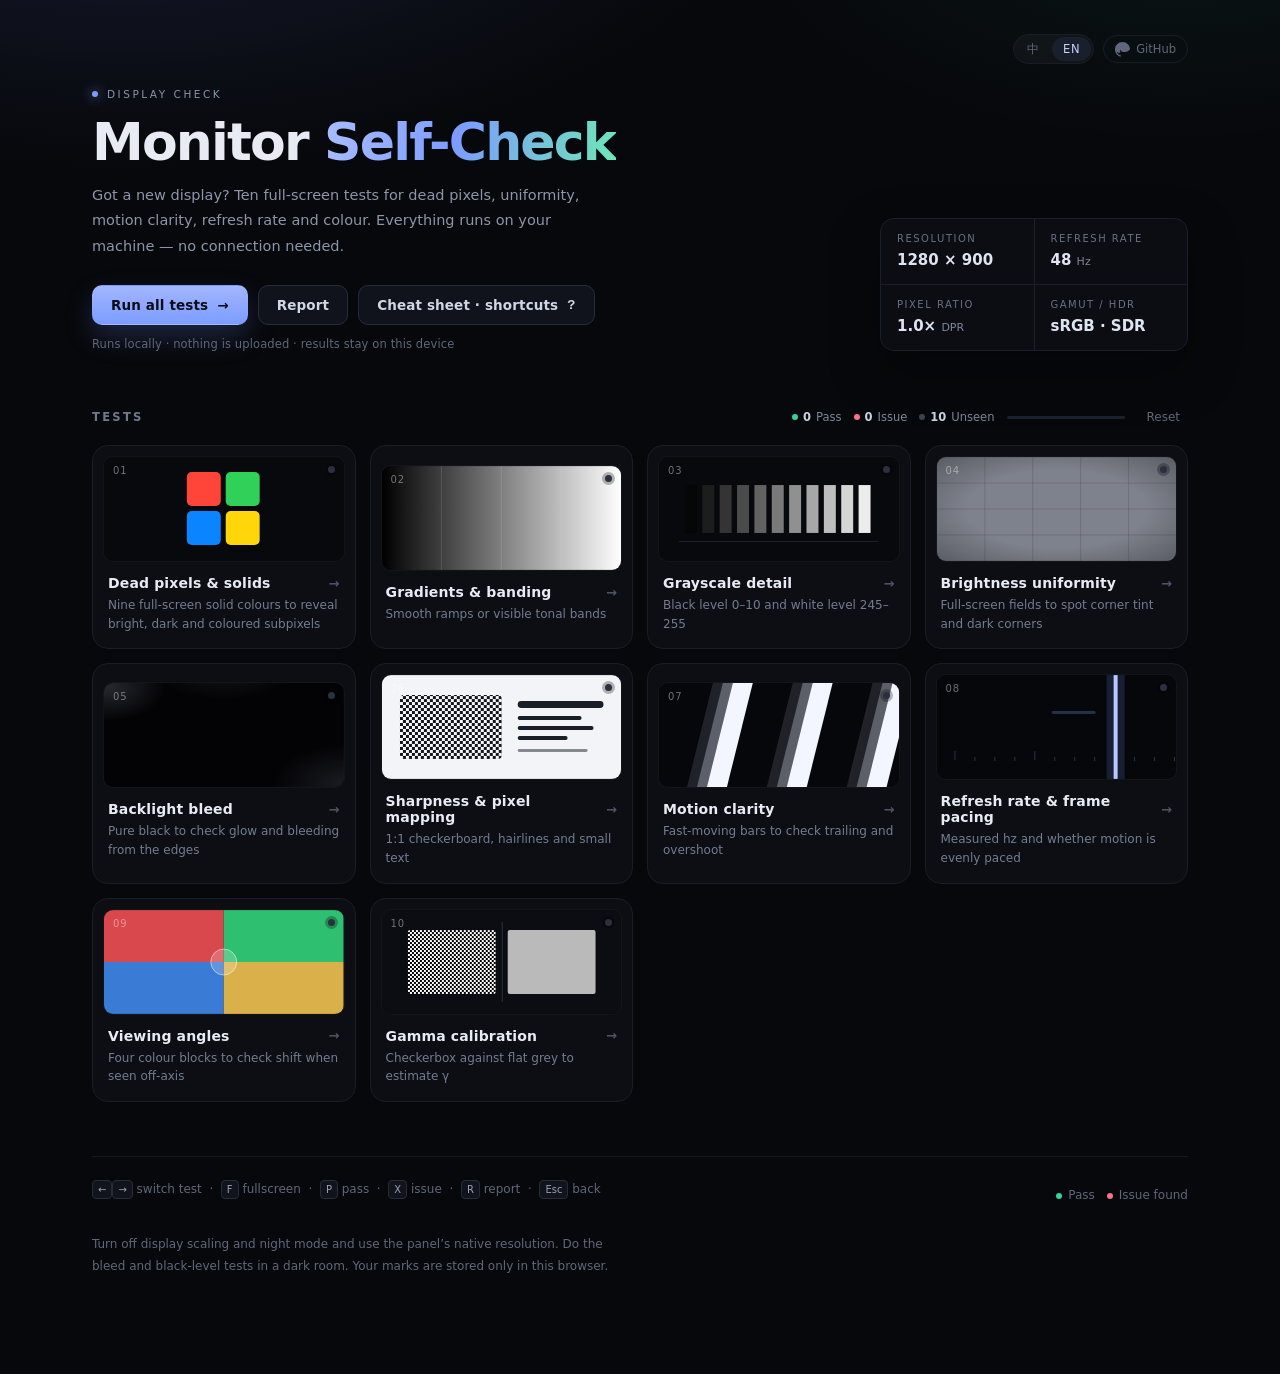
<file: index.html>
<!doctype html>
<html lang="zh-CN">
<head>
<meta charset="utf-8">
<meta name="viewport" content="width=device-width, initial-scale=1">
<meta name="color-scheme" content="dark">
<meta name="theme-color" content="#07080b">
<link rel="icon" href="data:image/svg+xml,%3Csvg xmlns='http://www.w3.org/2000/svg' viewBox='0 0 32 32'%3E%3Crect width='32' height='32' rx='8' fill='%230a0c12'/%3E%3Crect x='7' y='7' width='8' height='8' rx='2' fill='%237c9cff'/%3E%3Crect x='17' y='7' width='8' height='8' rx='2' fill='%236ee7b7'/%3E%3Crect x='7' y='17' width='8' height='8' rx='2' fill='%23ffd60a'/%3E%3Crect x='17' y='17' width='8' height='8' rx='2' fill='%23ff453a'/%3E%3C/svg%3E">
<meta name="description" content="10 项全屏显示器检测：坏点、色阶、灰阶、均匀性、漏光、锐度、拖影、刷新率、可视角度与伽马。本地运行，无需联网。" data-i18n-attr="content:app.desc">
<meta property="og:title" content="显示器自检 · Display Check" data-i18n-attr="content:app.title">
<meta property="og:description" content="新显示器到手，用 10 项全屏测试确认坏点、拖影、刷新率与色彩表现。" data-i18n-attr="content:og.desc">
<meta property="og:type" content="website">
<meta property="og:site_name" content="显示器自检 · Display Check" data-i18n-attr="content:app.title">
<meta name="twitter:card" content="summary">
<meta name="twitter:title" content="显示器自检 · Display Check" data-i18n-attr="content:app.title">
<meta name="twitter:description" content="10 项全屏显示器检测，本地运行、无需联网、不上传任何数据。" data-i18n-attr="content:tw.desc">
<meta name="robots" content="index, follow, max-image-preview:large">
<meta name="referrer" content="no-referrer">
<title data-i18n="app.title">显示器自检 · Display Check</title>
<link rel="stylesheet" href="styles.css">
</head>
<body>

<main class="home" id="home">
  <div class="topbar">
    <div class="seg" id="langSeg" role="group" aria-label="界面语言" data-i18n-attr="aria-label:lang.aria"></div>
    <a class="star-link" id="starLink" href="#" target="_blank" rel="noopener noreferrer">
      <svg viewBox="0 0 16 16" width="15" height="15" fill="currentColor" aria-hidden="true"><path d="M8 0C3.58 0 0 3.58 0 8c0 3.54 2.29 6.53 5.47 7.59.4.07.55-.17.55-.38 0-.19-.01-.82-.01-1.49-2.01.37-2.53-.49-2.69-.94-.09-.23-.48-.94-.82-1.13-.46-.25-.78-.6-.01-.62.72-.01 1.23.66 1.4.94.94-.85 1.46-.6 1.53-.46.05-.19.11-.6.11-1.19 0-.66-.23-1.13-.6-1.39-.2-.05-.42-.1.6-.19.38 0 .76.05 1.05.28 0 .19.01.45.01.63 0 .22.15.46.55.38A8.01 8.01 0 0016 8c0-4.42-3.58-8-8-8z"/></svg>
      <span data-i18n="star.link">GitHub</span>
    </a>
  </div>

  <header class="hero">
    <div class="hero-copy">
      <div class="eyebrow"><span class="pulse"></span><span data-i18n="hero.eyebrow">DISPLAY CHECK</span></div>
      <h1 data-i18n-html="hero.title">显示器<span class="accent">自检</span></h1>
      <p class="lede" data-i18n="hero.lede">新显示器到手，用 10 项全屏测试确认坏点、均匀性、拖影、刷新率与色彩。全程本地运行，无需联网。</p>
      <div class="hero-actions">
        <button type="button" class="btn primary" id="startBtn">
          <span id="startLabel">开始完整检测</span>
          <span class="btn-arrow" aria-hidden="true">→</span>
        </button>
        <button type="button" class="btn ghost" id="reportBtn">
          <span data-i18n="btn.report">检测报告</span>
          <span class="btn-badge" id="reportBadge" hidden>0</span>
        </button>
        <button type="button" class="btn ghost" id="tipsBtn">
          <span data-i18n="btn.tips">小抄 · 快捷键</span>
          <kbd>?</kbd>
        </button>
      </div>
      <p class="hero-note" data-i18n="hero.note">本地运行 · 不上传任何数据 · 结果只保存在本机</p>
    </div>

    <aside class="readout" aria-label="屏幕信息" data-i18n-attr="aria-label:aria.readout">
      <div class="stat"><div class="k" data-i18n="stat.res">分辨率</div><div class="v" id="statRes">—</div></div>
      <div class="stat"><div class="k" data-i18n="stat.hz">刷新率</div><div class="v" id="statHz" data-i18n="stat.measuring">测量中…</div></div>
      <div class="stat"><div class="k" data-i18n="stat.dpr">像素比</div><div class="v" id="statDpr">—</div></div>
      <div class="stat"><div class="k" data-i18n="stat.gamut">色域 / HDR</div><div class="v" id="statGamut">—</div></div>
    </aside>
  </header>

  <div class="section-head">
    <h2 data-i18n="sec.title">检测项目</h2>
    <div class="progress-wrap">
      <div class="progress-label sr-only" id="progressLabel">0 / 10</div>
      <div class="counts" aria-live="polite">
        <span class="count pass"><i></i><b id="countPass">0</b> <span data-i18n="label.pass">正常</span></span>
        <span class="count fail"><i></i><b id="countFail">0</b> <span data-i18n="label.fail">异常</span></span>
        <span class="count rest"><i></i><b id="countRest">10</b> <span data-i18n="label.rest">未测</span></span>
      </div>
      <div class="track"><i id="progressBar"></i></div>
      <button class="reset" id="resetBtn" type="button" data-i18n="btn.reset">重置</button>
    </div>
  </div>

  <section class="grid" id="grid" aria-label="测试列表" data-i18n-attr="aria-label:aria.grid"></section>

  <footer class="foot">
    <div class="keys" data-i18n-html="foot.keys"><kbd>←</kbd><kbd>→</kbd> 切换测试 &nbsp;·&nbsp; <kbd>F</kbd> 全屏 &nbsp;·&nbsp; <kbd>P</kbd> 正常 &nbsp;·&nbsp; <kbd>X</kbd> 异常 &nbsp;·&nbsp; <kbd>R</kbd> 报告 &nbsp;·&nbsp; <kbd>Esc</kbd> 返回</div>
    <div class="marked-note"><span class="legend pass"></span><span data-i18n="label.pass">正常</span><span class="legend fail"></span><span data-i18n="label.failMarked">有异常</span></div>
    <div class="tip" data-i18n="foot.tip">建议关闭系统缩放与夜间模式，使用原生分辨率；漏光与黑阶测试请在暗室进行。标记结果仅保存在本机浏览器。</div>
  </footer>
</main>

<div class="stage" id="stage" aria-hidden="true">
  <div class="test-layer" id="layer"></div>

  <div class="hud hud-top">
    <div class="bar title-bar">
      <span class="idx-chip"><b id="hudIdx">01</b><i data-i18n="hud.total">/ 10</i></span>
      <span class="hud-title" id="hudTitle" data-i18n="hud.testFallback">测试</span>
      <span class="hud-sub" id="hudSub"></span>
    </div>
    <div class="bar icon-bar">
      <button type="button" class="icon-btn" id="btnPrev" title="上一项 (←)" aria-label="上一项" data-i18n-attr="title:hud.prevKey,aria-label:hud.prev">
        <svg viewBox="0 0 24 24" width="15" height="15" fill="none" stroke="currentColor" stroke-width="1.7" stroke-linecap="round" stroke-linejoin="round"><path d="M15 5l-7 7 7 7"/></svg>
      </button>
      <button type="button" class="icon-btn" id="btnNextIcon" title="下一项 (→)" aria-label="下一项" data-i18n-attr="aria-label:hud.next">
        <svg viewBox="0 0 24 24" width="15" height="15" fill="none" stroke="currentColor" stroke-width="1.7" stroke-linecap="round" stroke-linejoin="round"><path d="M9 5l7 7-7 7"/></svg>
      </button>
      <button type="button" class="icon-btn" id="btnReport" title="检测报告" aria-label="检测报告" data-i18n-attr="title:btn.report,aria-label:btn.report">
        <svg viewBox="0 0 24 24" width="15" height="15" fill="none" stroke="currentColor" stroke-width="1.7" stroke-linecap="round" stroke-linejoin="round"><path d="M7 3h7l3 3v15H7z"/><path d="M14 3v4h4"/><path d="M10 13.5l2 2 3.5-3.5"/></svg>
      </button>
      <button type="button" class="icon-btn lang-mini" id="hudLang" aria-label="切换语言" data-i18n-attr="aria-label:lang.next"></button>
      <button type="button" class="icon-btn" id="btnFs" title="全屏 (F)" aria-label="全屏" data-i18n-attr="title:hud.fsKey,aria-label:hud.fs">
        <svg viewBox="0 0 24 24" width="15" height="15" fill="none" stroke="currentColor" stroke-width="1.7" stroke-linecap="round"><path d="M4 9V4h5M20 15v5h-5M20 9V4h-5M4 15v5h5"/></svg>
      </button>
      <button type="button" class="icon-btn" id="btnClose" title="返回 (Esc)" aria-label="返回" data-i18n-attr="title:hud.closeKey,aria-label:hud.close">
        <svg viewBox="0 0 24 24" width="15" height="15" fill="none" stroke="currentColor" stroke-width="1.7" stroke-linecap="round"><path d="M6 6l12 12M18 6L6 18"/></svg>
      </button>
    </div>
  </div>

  <div class="hud hud-bottom">
    <div class="bar bottom-bar">
      <div class="hint" id="hudHint"></div>
      <div class="controls" id="hudControls"></div>
      <div class="bar-actions">
        <button type="button" class="mark-btn pass" id="btnPass"><span data-i18n="hud.markPass">✓ 正常</span> <kbd>P</kbd></button>
        <button type="button" class="mark-btn fail" id="btnFail"><span data-i18n="hud.markFail">✕ 异常</span> <kbd>X</kbd></button>
        <button type="button" class="icon-btn memo-btn" id="btnMemo" title="添加备注 (M)" aria-label="添加备注" data-i18n-attr="aria-label:hud.memo">
          <svg viewBox="0 0 24 24" width="14" height="14" fill="none" stroke="currentColor" stroke-width="1.7" stroke-linecap="round" stroke-linejoin="round"><path d="M4 20l1-4L16.5 4.5a2.1 2.1 0 013 3L8 19z"/><path d="M13.5 6.5l3 3"/></svg>
        </button>
        <button type="button" class="next-btn" id="btnNext" data-i18n-html="btn.nextArrow">下一项 <span aria-hidden="true">→</span></button>
      </div>
    </div>
  </div>
</div>

<section class="report" id="report" aria-hidden="true">
  <div class="report-inner">
    <header class="report-head">
      <div>
        <div class="eyebrow"><span class="pulse"></span><span data-i18n="report.eyebrow">DISPLAY CHECK REPORT</span></div>
        <h2 data-i18n="report.title">检测报告</h2>
        <p class="report-date" id="reportDate"></p>
      </div>
      <button type="button" class="icon-btn lang-mini" id="reportLang" aria-label="切换语言" data-i18n-attr="aria-label:lang.next"></button>
      <button type="button" class="icon-btn report-close" id="reportClose" title="关闭" aria-label="关闭报告" data-i18n-attr="title:btn.close,aria-label:btn.closeReport">
        <svg viewBox="0 0 24 24" width="17" height="17" fill="none" stroke="currentColor" stroke-width="1.7" stroke-linecap="round"><path d="M6 6l12 12M18 6L6 18"/></svg>
      </button>
    </header>

    <aside class="star-bar" id="starBar" hidden>
      <svg viewBox="0 0 16 16" width="18" height="18" fill="currentColor" aria-hidden="true"><path d="M8 .25a.75.75 0 01.68.42l1.63 3.6 3.87.5c.75.1.85.95.12 1.3l-2.86 2.7.72 3.85c.13.7-.6 1.23-1.24.85L8 15.1l-3.46 2.03c-.63.37-1.37-.15-1.24-.85l.72-3.85-2.86-2.7c-.73-.36-.63-1.2.12-1.3l3.87-.5L6.32.67A.75.75 0 018 .25z"/></svg>
      <div class="star-bar-copy">
        <strong data-i18n="star.report">觉得有用？欢迎在 GitHub 给个项目 Star</strong>
        <span data-i18n="star.reportSub">开源、完全本地运行、无统计；Star 只影响这个项目，不会收集你的任何信息。</span>
        <a class="star-bar-link" id="starBarLink" href="#" target="_blank" rel="noopener noreferrer" data-i18n="star.link">GitHub</a>
      </div>
      <button type="button" class="icon-btn star-bar-close" id="starBarClose" aria-label="关闭提示" data-i18n-attr="aria-label:star.close">
        <svg viewBox="0 0 24 24" width="15" height="15" fill="none" stroke="currentColor" stroke-width="1.7" stroke-linecap="round"><path d="M6 6l12 12M18 6L6 18"/></svg>
      </button>
    </aside>

    <div class="verdict" id="reportVerdict">
      <div class="verdict-icon" id="verdictIcon">✓</div>
      <div class="verdict-copy">
        <strong id="verdictTitle" data-i18n="verdict.notStarted">还没有开始检测</strong>
        <span id="verdictSub">完成检测后会在这里生成结论。</span>
      </div>
    </div>

    <div class="report-stats">
      <div class="report-stat pass"><b id="reportPass">0</b><span data-i18n="label.pass">正常</span></div>
      <div class="report-stat fail"><b id="reportFail">0</b><span data-i18n="label.fail">异常</span></div>
      <div class="report-stat rest"><b id="reportRest">10</b><span data-i18n="label.rest">未测</span></div>
    </div>

    <div class="report-grid" id="reportGrid"></div>

    <div class="report-meta" id="reportMeta"></div>

    <div class="report-actions">
      <button type="button" class="btn primary" id="reportContinue" data-i18n-html="btn.startArrow">开始完整检测 <span aria-hidden="true">→</span></button>
      <button type="button" class="btn ghost" id="reportCopy" data-i18n="btn.copy">复制文字摘要</button>
      <button type="button" class="btn ghost" id="reportPrint" data-i18n="btn.print">打印 / 保存 PDF</button>
      <button type="button" class="btn ghost" id="backupBtn" data-i18n="btn.backup">备份进度</button>
      <button type="button" class="btn ghost" id="restoreBtn" data-i18n="btn.restore">恢复进度</button>
      <input type="file" id="restoreInput" accept="application/json,.json" hidden>
      <button type="button" class="btn ghost" id="reportReset" data-i18n="btn.retest">重新检测</button>
      <button type="button" class="btn quiet" id="reportHome" data-i18n="btn.home">返回首页</button>
    </div>

    <p class="report-promo" id="reportPromo"></p>
    <p class="report-foot" data-i18n="report.foot">结果基于人工目视观察，仅作为选购与退换参考，不代表实验室级测量。</p>
  </div>
</section>

<div class="toast" id="toast" role="status" aria-live="polite"></div>

<section class="tips" id="tips" aria-hidden="true">
  <div class="tips-card" role="dialog" aria-modal="true" aria-label="判定小抄与快捷键" data-i18n-attr="aria-label:tips.aria">
    <header class="tips-head">
      <h2 data-i18n="tips.title">判定小抄 · 快捷键</h2>
      <button type="button" class="icon-btn" id="tipsClose" title="关闭 (Esc)" aria-label="关闭" data-i18n-attr="title:btn.closeEsc,aria-label:btn.close">
        <svg viewBox="0 0 24 24" width="16" height="16" fill="none" stroke="currentColor" stroke-width="1.7" stroke-linecap="round"><path d="M6 6l12 12M18 6L6 18"/></svg>
      </button>
    </header>
    <div class="tips-body">
      <h3 data-i18n="tips.howTitle">怎么判断结果</h3>
      <ul class="tips-list">
        <li><b data-i18n="tips.short.pixels">坏点</b><span data-i18n="tips.pixels">纯色下出现常亮白点、彩点或不亮的黑点即为坏点 / 亮点。</span></li>
        <li><b data-i18n="tips.short.banding">色阶</b><span data-i18n="tips.banding">渐变出现明显竖条纹说明色深或伽马处理不佳；开抖动后仍断层才可疑。</span></li>
        <li><b data-i18n="tips.short.grayscale">灰阶</b><span data-i18n="tips.grayscale">黑阶能分辨到 2–3 级、白阶 245–255 有层次即可。</span></li>
        <li><b data-i18n="tips.short.uniformity">均匀性</b><span data-i18n="tips.uniformity">四角与中心不应有明显暗角或偏色；轻微差异属正常。</span></li>
        <li><b data-i18n="tips.short.bleed">漏光</b><span data-i18n="tips.bleed">IPS 轻微角落漏光正常，大面积光晕或泛白可考虑退换。</span></li>
        <li><b data-i18n="tips.short.sharpness">锐度</b><span data-i18n="tips.sharpness">1:1 棋盘格不应出现摩尔纹；文字不应发虚或出现明显彩边。</span></li>
        <li><b data-i18n="tips.short.response">拖影</b><span data-i18n="tips.response">运动条纹边缘不应有长拖尾、白边或黑边（过冲）。</span></li>
        <li><b data-i18n="tips.short.refresh">刷新</b><span data-i18n="tips.refresh">实测 Hz 应接近标称值，竖条移动应匀速无跳格。</span></li>
        <li><b data-i18n="tips.short.viewing">视角</b><span data-i18n="tips.viewing">侧视时颜色不应明显泛白、偏色或丢失细节。</span></li>
        <li><b data-i18n="tips.short.gamma">伽马</b><span data-i18n="tips.gamma">滑块在 186 附近两侧亮度一致，说明 γ 接近 2.2。</span></li>
      </ul>
      <h3 data-i18n="tips.adviceTitle">测试建议</h3>
      <ul class="tips-list tips-advice">
        <li><b data-i18n="tips.short.env">环境</b><span data-i18n="tips.env">使用原生分辨率、系统缩放 100%；关闭夜间模式 / 护眼 / HDR 与厂商色彩增强。</span></li>
        <li><b data-i18n="tips.short.dark">暗室</b><span data-i18n="tips.dark">坏点、漏光、灰阶建议在暗室进行，并让屏幕预热 20–30 分钟。</span></li>
        <li><b data-i18n="tips.short.full">全屏</b><span data-i18n="tips.full">响应与刷新测试尽量在独立全屏窗口中进行，后台标签页会限制动画。</span></li>
      </ul>
      <h3 data-i18n="tips.keysTitle">快捷键</h3>
      <div class="keys keys-full" data-i18n-html="tips.keys"></div>
      <div class="keys-touch" data-i18n="tips.touch">触屏：左右滑动切换测试 · 双击屏幕标记「正常」</div>
    </div>
  </div>
</section>

<script src="app.js"></script>
</body>
</html>
</file>
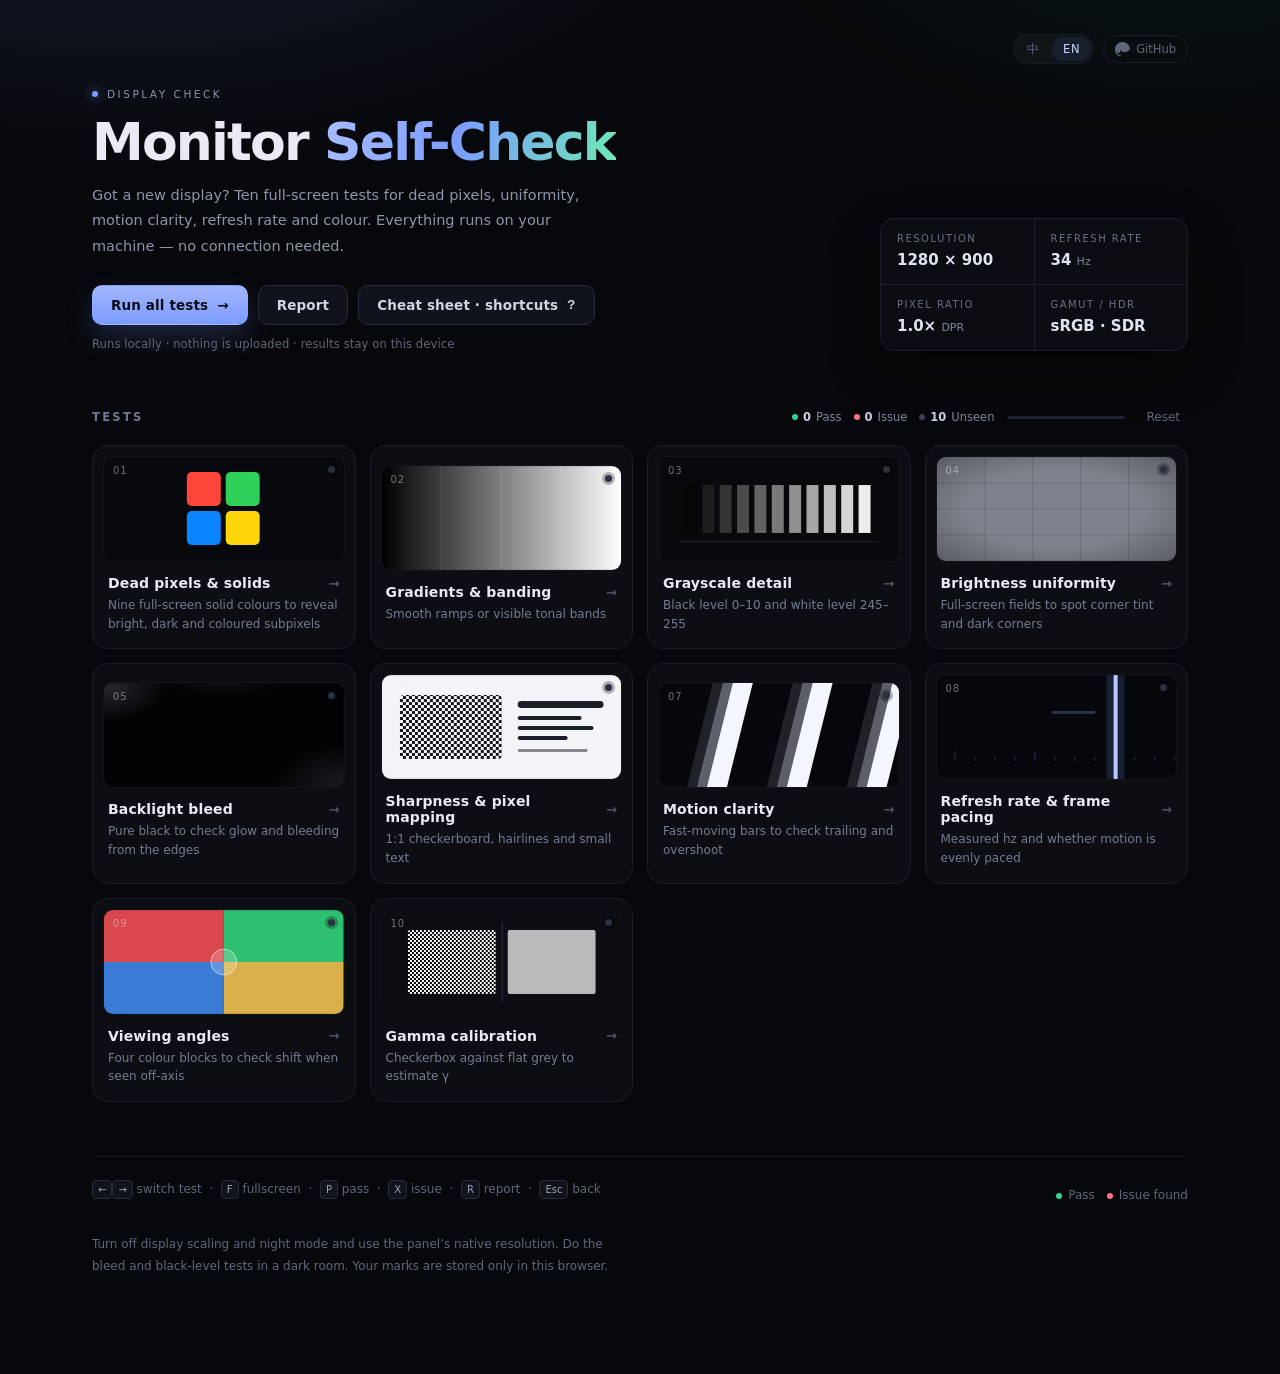
<file: site/index.html>
<!doctype html>
<html lang="zh-CN">
<head>
<meta charset="utf-8">
<meta name="viewport" content="width=device-width, initial-scale=1">
<meta name="color-scheme" content="dark">
<meta name="theme-color" content="#07080b">
<link rel="icon" href="data:image/svg+xml,%3Csvg xmlns='http://www.w3.org/2000/svg' viewBox='0 0 32 32'%3E%3Crect width='32' height='32' rx='8' fill='%230a0c12'/%3E%3Crect x='7' y='7' width='8' height='8' rx='2' fill='%237c9cff'/%3E%3Crect x='17' y='7' width='8' height='8' rx='2' fill='%236ee7b7'/%3E%3Crect x='7' y='17' width='8' height='8' rx='2' fill='%23ffd60a'/%3E%3Crect x='17' y='17' width='8' height='8' rx='2' fill='%23ff453a'/%3E%3C/svg%3E">
<meta name="description" content="10 项全屏显示器检测：坏点、色阶、灰阶、均匀性、漏光、锐度、拖影、刷新率、可视角度与伽马。本地运行，无需联网。" data-i18n-attr="content:app.desc">
<meta property="og:title" content="显示器自检 · Display Check" data-i18n-attr="content:app.title">
<meta property="og:description" content="新显示器到手，用 10 项全屏测试确认坏点、拖影、刷新率与色彩表现。" data-i18n-attr="content:og.desc">
<meta property="og:type" content="website">
<meta property="og:site_name" content="显示器自检 · Display Check" data-i18n-attr="content:app.title">
<meta name="twitter:card" content="summary">
<meta name="twitter:title" content="显示器自检 · Display Check" data-i18n-attr="content:app.title">
<meta name="twitter:description" content="10 项全屏显示器检测，本地运行、无需联网、不上传任何数据。" data-i18n-attr="content:tw.desc">
<meta name="robots" content="index, follow, max-image-preview:large">
<meta name="referrer" content="no-referrer">
<title data-i18n="app.title">显示器自检 · Display Check</title>
<style>
:root {
  --bg: #07080b;
  --panel: #0c0e14;
  --line: #191d28;
  --text: #e8ebf3;
  --muted: #8d95aa;
  --faint: #5f677b;
  --accent: #7c9cff;
  --pass: #34d399;
  --fail: #fb7185;
}

* { box-sizing: border-box; }
html, body { margin: 0; padding: 0; }
html { background: var(--bg); }

body {
  min-height: 100vh;
  background:
    radial-gradient(1100px 560px at 10% -12%, rgba(110, 132, 255, .16), transparent 60%),
    radial-gradient(820px 460px at 92% -8%, rgba(58, 220, 178, .075), transparent 55%),
    var(--bg);
  color: var(--text);
  font-family: -apple-system, BlinkMacSystemFont, "SF Pro Display", "PingFang SC", "Hiragino Sans GB", "Microsoft YaHei", system-ui, sans-serif;
  -webkit-font-smoothing: antialiased;
  font-synthesis: none;
}

body.locked { overflow: hidden; }

button { font: inherit; }

.home {
  max-width: 1160px;
  margin: 0 auto;
  padding: 56px 32px 96px;
}

/* ---------- hero ---------- */

.hero {
  display: flex;
  align-items: flex-end;
  justify-content: space-between;
  gap: 48px;
  flex-wrap: wrap;
}

.eyebrow {
  display: flex;
  align-items: center;
  gap: 9px;
  font-size: 10.5px;
  letter-spacing: .24em;
  color: #8b94ab;
  text-transform: uppercase;
}

.eyebrow .pulse {
  width: 6px;
  height: 6px;
  border-radius: 50%;
  background: var(--accent);
  box-shadow: 0 0 12px rgba(124, 156, 255, .9);
  animation: pulse 2.4s ease-in-out infinite;
}

@keyframes pulse {
  0%, 100% { opacity: .55; transform: scale(.9); }
  50% { opacity: 1; transform: scale(1.1); }
}

h1 {
  margin: 16px 0 14px;
  font-size: clamp(36px, 4.4vw, 52px);
  line-height: 1.02;
  letter-spacing: -.035em;
  font-weight: 650;
}

h1 .accent {
  background: linear-gradient(100deg, #a9bdff, #7c9cff 45%, #6ee7b7);
  -webkit-background-clip: text;
  background-clip: text;
  color: transparent;
}

.lede {
  margin: 0;
  max-width: 520px;
  color: var(--muted);
  font-size: 14.5px;
  line-height: 1.75;
}

.readout {
  display: grid;
  grid-template-columns: 1fr 1fr;
  gap: 1px;
  min-width: 308px;
  background: #1a1f2c;
  border: 1px solid #1a1f2c;
  border-radius: 14px;
  overflow: hidden;
  box-shadow: 0 20px 50px rgba(0, 0, 0, .35);
}

.stat {
  background: #0b0d13;
  padding: 14px 16px 15px;
}

.stat .k {
  font-size: 10px;
  letter-spacing: .15em;
  color: #687086;
  text-transform: uppercase;
}

.stat .v {
  margin-top: 7px;
  font-size: 15px;
  font-weight: 560;
  color: #dfe4f2;
  font-variant-numeric: tabular-nums;
  white-space: nowrap;
}

.stat .v small {
  font-size: 11px;
  font-weight: 400;
  color: #7d869c;
}

/* ---------- section head / progress ---------- */

.section-head {
  display: flex;
  align-items: center;
  justify-content: space-between;
  gap: 20px;
  flex-wrap: wrap;
  margin: 54px 0 16px;
}

.section-head h2 {
  margin: 0;
  font-size: 11.5px;
  font-weight: 600;
  letter-spacing: .2em;
  color: #6f788e;
  text-transform: uppercase;
}

.progress-wrap {
  display: flex;
  align-items: center;
  gap: 13px;
}

.track {
  width: 118px;
  height: 3px;
  border-radius: 2px;
  background: #1b2030;
  overflow: hidden;
}

.track i {
  display: block;
  width: 0;
  height: 100%;
  background: linear-gradient(90deg, #7c9cff, #6ee7b7);
  transition: width .35s cubic-bezier(.2, .7, .2, 1);
}

.progress-label {
  font-size: 12px;
  color: #8d95aa;
  font-variant-numeric: tabular-nums;
}

.reset {
  padding: 5px 8px;
  border: 0;
  border-radius: 6px;
  background: none;
  color: #5f677b;
  font-size: 12px;
  cursor: pointer;
  transition: background .15s, color .15s;
}

.reset:hover { background: #141824; color: #c3cadb; }

/* ---------- cards ---------- */

.grid {
  display: grid;
  grid-template-columns: repeat(auto-fill, minmax(232px, 1fr));
  gap: 14px;
}

.card {
  position: relative;
  padding: 0;
  overflow: hidden;
  text-align: left;
  color: inherit;
  background: var(--panel);
  border: 1px solid var(--line);
  border-radius: 16px;
  cursor: pointer;
  transition: transform .22s ease, border-color .22s ease, background .22s ease, box-shadow .22s ease;
}

.card:hover {
  transform: translateY(-3px);
  background: #0f121a;
  border-color: #2b3145;
  box-shadow: 0 18px 40px rgba(0, 0, 0, .45);
}

.card:active { transform: translateY(-1px); }

.card:focus-visible {
  outline: 2px solid var(--accent);
  outline-offset: 2px;
}

.thumb {
  position: relative;
  height: 106px;
  margin: 10px 10px 0;
  overflow: hidden;
  border: 1px solid rgba(255, 255, 255, .045);
  border-radius: 10px;
  background: #080a0f;
}

.thumb svg { display: block; width: 100%; height: 100%; }

.thumb .idx {
  position: absolute;
  top: 8px;
  left: 9px;
  z-index: 2;
  font-size: 10px;
  letter-spacing: .08em;
  color: rgba(255, 255, 255, .42);
  font-variant-numeric: tabular-nums;
}

.thumb .st {
  position: absolute;
  top: 9px;
  right: 9px;
  z-index: 2;
  width: 7px;
  height: 7px;
  border-radius: 50%;
  background: #2a3042;
  box-shadow: 0 0 0 3px rgba(0, 0, 0, .28);
  transition: background .2s, box-shadow .2s;
}

.thumb .st.pass { background: var(--pass); box-shadow: 0 0 0 3px rgba(0, 0, 0, .28), 0 0 10px rgba(52, 211, 153, .85); }
.thumb .st.fail { background: var(--fail); box-shadow: 0 0 0 3px rgba(0, 0, 0, .28), 0 0 10px rgba(251, 113, 133, .85); }

.card-body { padding: 13px 15px 15px; }

.card-title {
  display: flex;
  align-items: center;
  justify-content: space-between;
  gap: 8px;
  font-size: 14px;
  font-weight: 600;
  letter-spacing: .01em;
}

.card-title .arrow {
  font-size: 13px;
  color: #4d5569;
  transition: transform .2s, color .2s;
}

.card:hover .card-title .arrow { transform: translateX(3px); color: var(--accent); }

.card-desc {
  margin-top: 5px;
  font-size: 12px;
  line-height: 1.55;
  color: #737c91;
}

/* ---------- footer ---------- */

.foot {
  display: flex;
  justify-content: space-between;
  gap: 28px;
  flex-wrap: wrap;
  margin-top: 54px;
  padding-top: 22px;
  border-top: 1px solid #141824;
  color: var(--faint);
  font-size: 12px;
  line-height: 1.8;
}

.foot kbd {
  display: inline-block;
  padding: 1px 5px;
  border: 1px solid #262c3c;
  border-radius: 4px;
  background: #11141c;
  color: #98a1b6;
  font-family: inherit;
  font-size: 10px;
  line-height: 1.5;
}

.tip { max-width: 540px; }

.marked-note {
  display: flex;
  align-items: center;
  gap: 6px;
  margin-top: 6px;
}

.legend {
  width: 6px;
  height: 6px;
  border-radius: 50%;
  margin-left: 6px;
}

.legend.pass { background: var(--pass); }
.legend.fail { background: var(--fail); }

/* ---------- stage shell + HUD ---------- */

.stage {
  position: fixed;
  inset: 0;
  z-index: 100;
  display: none;
  overflow: hidden;
  background: #000;
}

.stage.on { display: block; }

.stage:focus,
.stage:focus-visible { outline: none; }

.stage .test-layer {
  -webkit-user-select: none;
  user-select: none;
}

.test-layer {
  position: absolute;
  inset: 0;
  overflow: hidden;
}

.hud {
  position: fixed;
  left: max(14px, env(safe-area-inset-left));
  right: max(14px, env(safe-area-inset-right));
  z-index: 30;
  display: flex;
  gap: 10px;
  opacity: 1;
  transition: opacity .32s ease, transform .32s ease;
}

.hud-top { top: max(14px, env(safe-area-inset-top)); }
.hud-bottom { bottom: max(14px, env(safe-area-inset-bottom)); justify-content: center; }

.hud-top {
  align-items: flex-start;
  justify-content: space-between;
  flex-wrap: wrap;
}

.stage.idle .hud {
  opacity: 0;
  transform: translateY(-2px);
  pointer-events: none;
}

.stage.idle .hud-bottom { transform: translateY(4px); }

.stage.idle { cursor: none; }

.bar {
  display: flex;
  align-items: center;
  gap: 11px;
  padding: 8px 11px;
  border: 1px solid rgba(255, 255, 255, .09);
  border-radius: 11px;
  background: rgba(10, 12, 18, .74);
  -webkit-backdrop-filter: blur(16px) saturate(140%);
  backdrop-filter: blur(16px) saturate(140%);
  box-shadow: 0 12px 34px rgba(0, 0, 0, .45);
  color: #e7eaf2;
}

.title-bar { max-width: calc(100vw - 130px); }

.idx-chip {
  display: inline-flex;
  align-items: center;
  height: 20px;
  padding: 0 7px;
  border-radius: 6px;
  background: rgba(124, 156, 255, .15);
  color: #a9bdff;
  font-size: 10.5px;
  letter-spacing: .08em;
  font-variant-numeric: tabular-nums;
}

.hud-title {
  font-size: 13px;
  font-weight: 600;
  letter-spacing: .02em;
  white-space: nowrap;
}

.hud-sub {
  font-size: 11.5px;
  color: #8d95aa;
  font-variant-numeric: tabular-nums;
  white-space: nowrap;
  overflow: hidden;
  text-overflow: ellipsis;
}

.icon-bar { padding: 6px; gap: 4px; }

.icon-btn {
  display: grid;
  place-items: center;
  width: 32px;
  height: 32px;
  padding: 0;
  border: 0;
  border-radius: 8px;
  background: transparent;
  color: #aeb6c9;
  cursor: pointer;
  transition: background .15s, color .15s;
}

.icon-btn:hover { background: rgba(255, 255, 255, .1); color: #fff; }

.bottom-bar {
  max-width: min(1080px, calc(100vw - 28px));
  flex-wrap: wrap;
  justify-content: center;
  row-gap: 9px;
  padding: 9px 13px;
}

.mark-btn, .next-btn, .ctl-btn, .icon-btn, .hud-select {
  min-height: 32px;
}

.memo-btn {
  width: 30px;
  height: 30px;
  border: 1px solid rgba(255, 255, 255, .1);
  border-radius: 8px;
  background: rgba(255, 255, 255, .045);
  color: #b9c1d3;
}

.memo-btn:hover { color: #fff; }
.memo-btn.on { border-color: rgba(124, 156, 255, .5); background: rgba(124, 156, 255, .16); color: #c7d3ff; }

.card-title .nm {
  margin-left: 5px;
  color: #7c9cff;
  font-size: 11px;
}

.hint {
  font-size: 12px;
  line-height: 1.5;
  color: #aab2c5;
}

.hint kbd, .mark-btn kbd {
  display: inline-block;
  padding: 0 4px;
  border: 1px solid rgba(255, 255, 255, .16);
  border-radius: 3px;
  background: rgba(255, 255, 255, .06);
  font-family: inherit;
  font-size: 9.5px;
  line-height: 1.5;
  color: #d4dae8;
  vertical-align: 1px;
}

.controls {
  display: flex;
  align-items: center;
  gap: 12px;
  flex-wrap: wrap;
}

.controls:empty { display: none; }

.bar-actions {
  display: flex;
  align-items: center;
  gap: 6px;
  margin-left: 4px;
}

.mark-btn {
  padding: 6px 10px;
  border: 1px solid rgba(255, 255, 255, .1);
  border-radius: 8px;
  background: rgba(255, 255, 255, .045);
  color: #b9c1d3;
  font-size: 11.5px;
  cursor: pointer;
  transition: background .15s, border-color .15s, color .15s;
}

.mark-btn:hover { background: rgba(255, 255, 255, .1); color: #fff; }
.mark-btn.pass.on { background: rgba(52, 211, 153, .16); border-color: rgba(52, 211, 153, .45); color: #7ff0c4; }
.mark-btn.fail.on { background: rgba(251, 113, 133, .16); border-color: rgba(251, 113, 133, .45); color: #fda4af; }

.toast {
  position: fixed;
  top: 19%;
  left: 50%;
  z-index: 200;
  padding: 10px 18px;
  border: 1px solid rgba(255, 255, 255, .12);
  border-radius: 999px;
  background: rgba(16, 19, 28, .92);
  -webkit-backdrop-filter: blur(12px);
  backdrop-filter: blur(12px);
  color: #e9edf6;
  font-size: 13px;
  white-space: nowrap;
  pointer-events: none;
  opacity: 0;
  transform: translate(-50%, -8px);
  transition: opacity .22s ease, transform .22s ease;
}

.toast.show { opacity: 1; transform: translate(-50%, 0); }

/* ---------- shared test bits ---------- */

.fill-canvas {
  position: absolute;
  inset: 0;
  display: block;
  width: 100%;
  height: 100%;
}

.ctl {
  display: flex;
  align-items: center;
  gap: 9px;
  font-size: 11.5px;
  color: #b9c1d4;
  white-space: nowrap;
}

input[type="range"] {
  -webkit-appearance: none;
  appearance: none;
  width: 148px;
  height: 3px;
  margin: 0;
  border-radius: 2px;
  background: #2a3040;
  outline: none;
}

input[type="range"]::-webkit-slider-thumb {
  -webkit-appearance: none;
  width: 13px;
  height: 13px;
  border: 0;
  border-radius: 50%;
  background: #dbe3ff;
  box-shadow: 0 0 0 4px rgba(124, 156, 255, .16);
  cursor: pointer;
}

input[type="range"]::-moz-range-thumb {
  width: 13px;
  height: 13px;
  border: 0;
  border-radius: 50%;
  background: #dbe3ff;
  cursor: pointer;
}

.ctl b {
  min-width: 34px;
  color: #eef1f8;
  font-weight: 600;
  text-align: right;
  font-variant-numeric: tabular-nums;
}

.ctl-btn {
  padding: 5px 9px;
  border: 1px solid rgba(255, 255, 255, .1);
  border-radius: 7px;
  background: rgba(255, 255, 255, .05);
  color: #b9c1d4;
  font-size: 11px;
  cursor: pointer;
}

.ctl-btn:hover { background: rgba(255, 255, 255, .1); }
.ctl-btn.on { border-color: rgba(124, 156, 255, .5); background: rgba(124, 156, 255, .16); color: #c7d3ff; }

.gamma-note {
  padding: 3px 8px;
  border-radius: 6px;
  background: rgba(255, 255, 255, .05);
  color: #8d95aa;
  font-size: 11px;
  font-variant-numeric: tabular-nums;
  white-space: nowrap;
}

.gamma-note.ok { background: rgba(52, 211, 153, .1); color: #6ee7b7; }
.gamma-note.bad { background: rgba(251, 113, 133, .1); color: #fda4af; }

/* ---------- grayscale ---------- */

.gray-wrap {
  position: absolute;
  inset: 0;
  display: flex;
  flex-direction: column;
  align-items: center;
  justify-content: center;
  gap: 52px;
  padding: 40px;
  background: #000;
}

.gray-sec { width: min(1000px, 92vw); }

.gray-sec h3 {
  margin: 0 0 15px;
  color: #4e5567;
  font-size: 10px;
  font-weight: 600;
  letter-spacing: .22em;
  text-transform: uppercase;
}

.swatches {
  display: grid;
  grid-template-columns: repeat(11, 1fr);
  gap: 7px;
}

.swatch { display: flex; flex-direction: column; gap: 9px; }

.swatch i {
  display: block;
  aspect-ratio: 1;
  border-radius: 2px;
}

.swatch span {
  color: #525a6d;
  font-size: 10px;
  text-align: center;
  font-variant-numeric: tabular-nums;
}

.gray-note {
  margin: -14px 0 0;
  color: #4a5164;
  font-size: 11.5px;
  letter-spacing: .02em;
}

/* ---------- uniformity ---------- */

.uni-wrap {
  position: absolute;
  inset: 0;
  cursor: default;
}

.grid-overlay {
  position: absolute;
  inset: 0;
  display: none;
  pointer-events: none;
  background-image:
    linear-gradient(to right, var(--gc, rgba(0, 0, 0, .22)) 1px, transparent 1px),
    linear-gradient(to bottom, var(--gc, rgba(0, 0, 0, .22)) 1px, transparent 1px);
  background-size: 10% 20%;
}

.uni-wrap.show-grid .grid-overlay { display: block; }

/* ---------- sharpness ---------- */

.sharp-wrap {
  position: absolute;
  inset: 0;
  display: flex;
  flex-direction: column;
  gap: 26px;
  padding: 42px clamp(24px, 4vw, 64px) 120px;
  overflow: auto;
  background: #f5f6f8;
  color: #101318;
  transition: background .2s, color .2s;
}

.sharp-wrap.night { background: #05060a; color: #e7ebf5; }

@media (min-height: 820px) {
  .sharp-wrap { justify-content: center; }
}

.sharp-grid {
  display: grid;
  grid-template-columns: repeat(4, 1fr);
  gap: 16px;
}

.sharp-cell {
  padding: 11px;
  border: 1px solid rgba(0, 0, 0, .09);
  border-radius: 9px;
  background: rgba(255, 255, 255, .5);
}

.sharp-wrap.night .sharp-cell {
  border-color: rgba(255, 255, 255, .1);
  background: rgba(255, 255, 255, .03);
}

.sharp-cell .preview {
  position: relative;
  height: 156px;
  overflow: hidden;
  border-radius: 4px;
  background: #fff;
}

.sharp-wrap.night .sharp-cell .preview { background: #000; }

.sharp-cell canvas { display: block; width: 100%; height: 100%; }

.lines { width: 100%; height: 100%; color: #000; }
.sharp-wrap.night .lines { color: #fff; }

.lines.v { background-image: repeating-linear-gradient(90deg, currentColor 0 1px, transparent 1px 3px); }
.lines.h { background-image: repeating-linear-gradient(0deg, currentColor 0 1px, transparent 1px 3px); }

.sharp-cell .cap {
  display: flex;
  justify-content: space-between;
  gap: 8px;
  margin-top: 9px;
  color: #7c8698;
  font-size: 10.5px;
  letter-spacing: .02em;
}

.text-grid {
  display: grid;
  grid-template-columns: 1.15fr 1fr 1fr;
  gap: 28px;
  padding-top: 18px;
  border-top: 1px solid rgba(0, 0, 0, .09);
}

.sharp-wrap.night .text-grid { border-top-color: rgba(255, 255, 255, .1); }

.text-col h4 {
  margin: 0 0 11px;
  color: #7a8496;
  font-size: 10px;
  font-weight: 600;
  letter-spacing: .2em;
  text-transform: uppercase;
}

.text-col p {
  margin: 0 0 10px;
  overflow: hidden;
  text-overflow: ellipsis;
  white-space: nowrap;
  line-height: 1.35;
}

.text-col .fine { color: #6b7484; }
.sharp-wrap.night .text-col .fine { color: #98a2b6; }

.sharp-foot {
  display: flex;
  justify-content: space-between;
  gap: 16px;
  flex-wrap: wrap;
  color: #8a93a4;
  font-size: 11px;
}

/* ---------- viewing ---------- */

.view-wrap {
  position: absolute;
  inset: 0;
  display: grid;
  grid-template-columns: 1fr 1fr;
  grid-template-rows: 1fr 1fr;
}

.view-cell { position: relative; }

.view-dot {
  position: absolute;
  top: 50%;
  left: 50%;
  width: 9px;
  height: 9px;
  margin: -4.5px 0 0 -4.5px;
  border-radius: 50%;
  background: rgba(255, 255, 255, .82);
  box-shadow: 0 0 0 1px rgba(0, 0, 0, .35);
}

/* ---------- gamma ---------- */

.gamma-wrap { position: absolute; inset: 0; display: flex; }
.gamma-half { position: relative; flex: 1; }
.gamma-half canvas { position: absolute; inset: 0; display: block; width: 100%; height: 100%; }

/* ---------- narrow screens ---------- */

@media (max-width: 760px) {
  .home { padding: 36px 18px 72px; }
  .hero { gap: 28px; }
  .readout { width: 100%; min-width: 0; }
  .grid { grid-template-columns: repeat(auto-fill, minmax(200px, 1fr)); }
  .sharp-grid { grid-template-columns: repeat(2, 1fr); }
  .text-grid { grid-template-columns: 1fr; gap: 18px; }
  .sharp-wrap { padding: 28px 18px 150px; }
  .hint { display: none; }
  .bottom-bar { justify-content: center; }
}

/* ================= UX additions ================= */

.sr-only {
  position: absolute;
  width: 1px;
  height: 1px;
  margin: -1px;
  padding: 0;
  overflow: hidden;
  clip: rect(0 0 0 0);
  white-space: nowrap;
  border: 0;
}

[hidden] { display: none !important; }

/* ---------- buttons / home CTA ---------- */

.hero-actions {
  display: flex;
  align-items: center;
  gap: 10px;
  flex-wrap: wrap;
  margin-top: 26px;
}

.btn {
  display: inline-flex;
  align-items: center;
  justify-content: center;
  gap: 9px;
  padding: 11px 18px;
  border: 1px solid transparent;
  border-radius: 10px;
  font-size: 13.5px;
  font-weight: 600;
  letter-spacing: .01em;
  cursor: pointer;
  transition: transform .18s ease, background .18s ease, border-color .18s ease, box-shadow .18s ease;
}

.btn:focus-visible { outline: 2px solid var(--accent); outline-offset: 2px; }

.btn.primary {
  color: #0a0d16;
  background: linear-gradient(180deg, #a3b6ff, #7c9cff);
  box-shadow: 0 12px 28px rgba(110, 140, 255, .22);
}

.btn.primary:hover {
  transform: translateY(-1px);
  background: linear-gradient(180deg, #b4c4ff, #8aa7ff);
  box-shadow: 0 16px 34px rgba(110, 140, 255, .3);
}

.btn.ghost {
  color: #cfd6e6;
  background: #10131c;
  border-color: #262c3c;
}

.btn.ghost:hover { background: #151926; border-color: #343c52; }

.btn.quiet { color: #7d869c; background: transparent; border-color: transparent; }
.btn.quiet:hover { color: #c3cadb; background: #12151e; }

.btn .btn-arrow { transition: transform .18s ease; }
.btn:hover .btn-arrow { transform: translateX(3px); }

.btn-badge {
  display: inline-grid;
  place-items: center;
  min-width: 18px;
  height: 18px;
  padding: 0 5px;
  border-radius: 999px;
  background: rgba(124, 156, 255, .18);
  color: #b8c8ff;
  font-size: 10.5px;
  font-variant-numeric: tabular-nums;
}

.hero-note {
  margin: 12px 0 0;
  color: #5f677b;
  font-size: 11.5px;
  letter-spacing: .01em;
}

/* ---------- summary counts ---------- */

.progress-wrap { flex-wrap: wrap; }

.counts {
  display: flex;
  align-items: center;
  gap: 12px;
}

.count {
  display: inline-flex;
  align-items: center;
  gap: 5px;
  color: #7d869c;
  font-size: 11.5px;
  font-variant-numeric: tabular-nums;
}

.count b { color: #c9d1e2; font-weight: 600; }
.count i { width: 6px; height: 6px; border-radius: 50%; background: #3a4257; }
.count.pass i { background: var(--pass); }
.count.fail i { background: var(--fail); }

/* ---------- card status ---------- */

.thumb .st.pass,
.thumb .st.fail {
  width: auto;
  height: auto;
  padding: 2px 7px;
  border-radius: 999px;
  color: #06120d;
  font-size: 9.5px;
  font-weight: 600;
  line-height: 1.45;
  letter-spacing: .02em;
}

.thumb .st.pass { background: rgba(52, 211, 153, .92); box-shadow: 0 0 0 3px rgba(0, 0, 0, .28); }
.thumb .st.fail { background: rgba(251, 113, 133, .94); color: #1c0509; box-shadow: 0 0 0 3px rgba(0, 0, 0, .28); }

.card.is-pass { border-color: rgba(52, 211, 153, .22); }
.card.is-fail { border-color: rgba(251, 113, 133, .28); }
.card.is-pass:hover { border-color: rgba(52, 211, 153, .45); }
.card.is-fail:hover { border-color: rgba(251, 113, 133, .5); }

/* ---------- HUD refinements ---------- */

.idx-chip { gap: 3px; }
.idx-chip b { color: #a9bdff; font-weight: 600; }
.idx-chip i { color: #6d7a9c; font-size: 9.5px; font-style: normal; letter-spacing: .02em; }

.hint { font-size: 12.5px; }

.next-btn {
  display: inline-flex;
  align-items: center;
  gap: 7px;
  padding: 6px 11px;
  border: 1px solid rgba(124, 156, 255, .35);
  border-radius: 8px;
  background: rgba(124, 156, 255, .13);
  color: #c7d3ff;
  font-size: 11.5px;
  font-weight: 500;
  cursor: pointer;
  transition: background .15s, border-color .15s;
}

.next-btn:hover { background: rgba(124, 156, 255, .22); border-color: rgba(124, 156, 255, .6); }

.icon-btn.on { background: rgba(124, 156, 255, .16); color: #c7d3ff; }

/* ---------- in-test controls ---------- */

.ctl-group { display: flex; align-items: center; gap: 10px; flex-wrap: wrap; }

.hud-select {
  padding: 5px 9px;
  border: 1px solid rgba(255, 255, 255, .13);
  border-radius: 7px;
  background: #151a26;
  color: #dfe4f2;
  font-size: 11.5px;
  color-scheme: dark;
  cursor: pointer;
}

.hud-select:focus { outline: 2px solid rgba(124, 156, 255, .6); outline-offset: 1px; }

.color-row { display: flex; align-items: center; gap: 5px; }

.color-chip {
  width: 19px;
  height: 19px;
  padding: 0;
  border: 2px solid rgba(255, 255, 255, .16);
  border-radius: 5px;
  cursor: pointer;
  transition: transform .12s, border-color .12s, box-shadow .12s;
}

.color-chip:hover { transform: scale(1.12); }
.color-chip.on { border-color: #fff; box-shadow: 0 0 0 2px rgba(124, 156, 255, .55); }

/* ---------- report ---------- */

.report {
  position: fixed;
  inset: 0;
  z-index: 150;
  display: none;
  overflow: auto;
  background:
    radial-gradient(900px 500px at 15% -8%, rgba(110, 132, 255, .13), transparent 60%),
    radial-gradient(760px 420px at 90% 0%, rgba(58, 220, 178, .06), transparent 55%),
    #08090c;
}

.report.on { display: block; }

.report-inner {
  max-width: 920px;
  margin: 0 auto;
  padding: 58px 30px 84px;
  animation: reportIn .38s cubic-bezier(.2, .7, .2, 1);
}

@keyframes reportIn {
  from { opacity: 0; transform: translateY(12px); }
  to { opacity: 1; transform: translateY(0); }
}

.report-head {
  display: flex;
  align-items: flex-start;
  justify-content: space-between;
  gap: 20px;
}

.report-head h2 {
  margin: 14px 0 6px;
  font-size: clamp(30px, 4vw, 38px);
  letter-spacing: -.03em;
  line-height: 1.05;
}

.report-date { margin: 0; color: #7d869c; font-size: 12.5px; font-variant-numeric: tabular-nums; }

.report-close {
  flex: 0 0 auto;
  width: 36px;
  height: 36px;
  border: 1px solid #242a3a;
  background: #10131c;
}

.verdict {
  display: flex;
  align-items: center;
  gap: 16px;
  margin: 30px 0 16px;
  padding: 21px 23px;
  border: 1px solid #1d2230;
  border-radius: 16px;
  background: linear-gradient(155deg, #0f121a, #0b0d13 70%);
}

.verdict.ok { border-color: rgba(52, 211, 153, .3); background: linear-gradient(155deg, rgba(52, 211, 153, .09), #0b0d13 62%); }
.verdict.bad { border-color: rgba(251, 113, 133, .32); background: linear-gradient(155deg, rgba(251, 113, 133, .09), #0b0d13 62%); }
.verdict.warn { border-color: rgba(250, 204, 21, .24); background: linear-gradient(155deg, rgba(250, 204, 21, .055), #0b0d13 62%); }

.verdict-icon {
  display: grid;
  place-items: center;
  flex: 0 0 48px;
  width: 48px;
  height: 48px;
  border-radius: 50%;
  font-size: 21px;
  font-weight: 700;
}

.verdict.ok .verdict-icon { background: rgba(52, 211, 153, .15); color: #6ee7b7; }
.verdict.bad .verdict-icon { background: rgba(251, 113, 133, .15); color: #fda4af; }
.verdict.warn .verdict-icon { background: rgba(250, 204, 21, .13); color: #fde68a; }

.verdict-copy { display: flex; flex-direction: column; gap: 5px; }
.verdict-copy strong { font-size: 18px; letter-spacing: .005em; }
.verdict-copy span { color: #8d95aa; font-size: 12.5px; line-height: 1.6; }

.report-stats {
  display: grid;
  grid-template-columns: repeat(3, 1fr);
  gap: 9px;
  margin-bottom: 26px;
}

.report-stat {
  padding: 13px 16px;
  border: 1px solid #1b202c;
  border-radius: 11px;
  background: #0c0e14;
}

.report-stat b {
  display: block;
  font-size: 22px;
  font-weight: 650;
  line-height: 1.1;
  font-variant-numeric: tabular-nums;
}

.report-stat span { color: #7d869c; font-size: 11px; }
.report-stat.pass b { color: #6ee7b7; }
.report-stat.fail b { color: #fda4af; }
.report-stat.rest b { color: #7d869c; }

.report-grid {
  display: grid;
  grid-template-columns: 1fr 1fr;
  gap: 9px;
}

.report-item {
  display: flex;
  align-items: center;
  gap: 12px;
  padding: 13px 15px;
  border: 1px solid #1b202c;
  border-radius: 10px;
  background: #0c0e14;
  color: inherit;
  font: inherit;
  text-align: left;
  cursor: pointer;
  transition: border-color .16s, background .16s, transform .16s;
}

.report-item:hover { border-color: #2e3549; background: #10131b; transform: translateY(-1px); }
.report-item.pass { border-color: rgba(52, 211, 153, .16); }
.report-item.fail { border-color: rgba(251, 113, 133, .2); }

.report-item { flex-wrap: wrap; row-gap: 6px; }

.report-item .note {
  flex: 1 1 100%;
  padding: 6px 9px;
  border-radius: 7px;
  background: rgba(124, 156, 255, .08);
  color: #a7b1c9;
  font-size: 11.5px;
  line-height: 1.5;
  text-align: left;
}

.report-item .idx {
  width: 20px;
  color: #5c6579;
  font-size: 10px;
  font-variant-numeric: tabular-nums;
}

.report-item .name { flex: 1; font-size: 13px; }

.report-item .state {
  padding: 2px 8px;
  border-radius: 999px;
  background: #171b26;
  color: #7d869c;
  font-size: 10.5px;
}

.report-item.pass .state { background: rgba(52, 211, 153, .12); color: #6ee7b7; }
.report-item.fail .state { background: rgba(251, 113, 133, .12); color: #fda4af; }

.report-meta {
  margin: 22px 0 0;
  padding-top: 18px;
  border-top: 1px solid #171b25;
  color: #687086;
  font-size: 11.5px;
  line-height: 1.9;
  font-variant-numeric: tabular-nums;
}

.report-actions {
  display: flex;
  align-items: center;
  gap: 9px;
  flex-wrap: wrap;
  margin-top: 22px;
}

.report-actions .btn { padding: 9px 15px; font-size: 12.5px; }

.report-foot { margin: 22px 0 0; color: #4f576a; font-size: 11px; }

/* ---------- responsive additions ---------- */

@media (max-width: 760px) {
  .hero-actions { margin-top: 20px; }
  .counts { gap: 9px; }
  .report-inner { padding: 34px 18px 150px; }
  .report-grid { grid-template-columns: 1fr; }
  .report-stats { gap: 7px; }
  .report-actions .btn { flex: 1 1 auto; }
}

@media (prefers-reduced-motion: reduce) {
  *, *::before, *::after {
    animation-duration: .01ms !important;
    animation-iteration-count: 1 !important;
    transition-duration: .01ms !important;
  }
}

/* ---------- tips overlay ---------- */

.tips {
  position: fixed;
  inset: 0;
  z-index: 220;
  display: none;
  padding: max(18px, env(safe-area-inset-top)) 16px max(18px, env(safe-area-inset-bottom));
  overflow: auto;
  background: rgba(4, 5, 8, .72);
  -webkit-backdrop-filter: blur(8px);
  backdrop-filter: blur(8px);
}

.tips.on { display: grid; place-items: center; }

.tips-card {
  width: min(760px, 100%);
  max-height: 100%;
  overflow: auto;
  padding: 26px 28px 30px;
  border: 1px solid #232a3b;
  border-radius: 18px;
  background: linear-gradient(160deg, #10131c, #0a0c12 70%);
  box-shadow: 0 30px 80px rgba(0, 0, 0, .6);
  animation: reportIn .3s cubic-bezier(.2, .7, .2, 1);
}

.tips-head {
  display: flex;
  align-items: center;
  justify-content: space-between;
  gap: 16px;
}

.tips-head h2 {
  margin: 0;
  font-size: 19px;
  letter-spacing: -.01em;
}

.tips-body h3 {
  margin: 24px 0 10px;
  color: #6f788e;
  font-size: 10.5px;
  font-weight: 600;
  letter-spacing: .2em;
  text-transform: uppercase;
}

.tips-list {
  display: grid;
  gap: 7px;
  margin: 0;
  padding: 0;
  list-style: none;
}

.tips-list li {
  display: grid;
  grid-template-columns: 62px 1fr;
  gap: 12px;
  padding: 9px 12px;
  border: 1px solid #1a1f2c;
  border-radius: 9px;
  background: #0c0e14;
  font-size: 12.5px;
  line-height: 1.65;
}

.tips-list b { color: #c7d3ff; font-weight: 600; }
.tips-list span { color: #8d95aa; }
.tips-advice li { grid-template-columns: 62px 1fr; }

.keys-full { 
  display: flex;
  align-items: center;
  flex-wrap: wrap;
  gap: 4px 3px;
  color: #7d869c;
  font-size: 12px;
  line-height: 2;
}

.keys-full kbd {
  display: inline-block;
  padding: 1px 5px;
  border: 1px solid #262c3c;
  border-radius: 4px;
  background: #11141c;
  color: #98a1b6;
  font-size: 10px;
}

.keys-touch {
  flex: 1 1 100%;
  margin-top: 8px;
  color: #5f677b;
  font-size: 11.5px;
}

.tips-body kbd { font-family: inherit; }

@media (max-width: 760px) {
  .tips-card { padding: 20px 16px 24px; }
  .tips-list li { grid-template-columns: 1fr; gap: 3px; }
  .topbar { margin: -6px 0 18px; }
  .star-bar { gap: 10px; padding: 11px 12px; }
  .report-head > .lang-mini { margin-left: 0; }
}

/* ---------- 语言切换与 Star 入口 ---------- */

.topbar {
  display: flex;
  align-items: center;
  justify-content: flex-end;
  gap: 9px;
  flex-wrap: wrap;
  margin: -22px 0 24px;
}

.seg {
  display: inline-flex;
  gap: 2px;
  padding: 2px;
  border: 1px solid var(--line);
  border-radius: 999px;
  background: rgba(255, 255, 255, .03);
}

.seg-btn {
  min-height: 24px;
  padding: 3px 11px;
  border: 0;
  border-radius: 999px;
  background: transparent;
  color: var(--faint);
  font-size: 11.5px;
  letter-spacing: .05em;
  cursor: pointer;
  transition: background .16s, color .16s;
}

.seg-btn:hover { color: var(--text); }
.seg-btn[aria-pressed="true"] { background: #1a1f2e; color: #c7d3ff; }
.seg-btn:focus-visible { outline: 2px solid var(--accent); outline-offset: 2px; }

.star-link {
  display: inline-flex;
  align-items: center;
  gap: 6px;
  min-height: 28px;
  padding: 3px 11px;
  border: 1px solid var(--line);
  border-radius: 999px;
  color: var(--faint);
  font-size: 11.5px;
  text-decoration: none;
  transition: border-color .16s, color .16s;
}

.star-link:hover { color: #c3cadb; border-color: #343c52; }
.star-link:focus-visible { outline: 2px solid var(--accent); outline-offset: 2px; }

.icon-btn.lang-mini {
  width: auto;
  min-width: 32px;
  padding: 0 9px;
  font-size: 11px;
  letter-spacing: .05em;
}

.report-head > .lang-mini { margin-left: auto; }

.star-bar {
  display: flex;
  align-items: flex-start;
  gap: 12px;
  margin: 22px 0 0;
  padding: 12px 14px;
  border: 1px solid rgba(124, 156, 255, .2);
  border-radius: 12px;
  background: rgba(124, 156, 255, .06);
}

.star-bar > svg { flex: none; margin-top: 2px; color: #ffd60a; }

.star-bar-copy { display: grid; gap: 3px; font-size: 11.5px; color: #8d95aa; }
.star-bar-copy strong { color: #cdd6ea; font-size: 12.5px; font-weight: 600; }

.star-bar-link {
  justify-self: start;
  margin-top: 3px;
  padding: 3px 10px;
  border: 1px solid rgba(124, 156, 255, .3);
  border-radius: 999px;
  color: #9fb4ff;
  font-size: 11.5px;
  text-decoration: none;
}

.star-bar-link:hover { background: rgba(124, 156, 255, .14); color: #c7d3ff; }
.star-bar-link:focus-visible { outline: 2px solid var(--accent); outline-offset: 2px; }
.star-bar-close { flex: none; margin-left: auto; }

.report-promo { margin: 14px 0 0; font-size: 11px; color: #4f576a; }
.report-promo a { color: #6b7897; text-decoration: none; border-bottom: 1px solid #262c3c; }
.report-promo a:hover { color: #c3cadb; }

/* ---------- print ---------- */

@media print {
  @page { margin: 18mm; }
  html, body { background: #fff !important; color: #111 !important; }
  body.locked { overflow: visible !important; }
  .home, .stage, .toast, .tips, .report-close, .report-actions, .report-foot { display: none !important; }
  .star-bar { display: none !important; }
  .report {
    position: static !important;
    display: block !important;
    overflow: visible !important;
    background: #fff !important;
    color: #111 !important;
    print-color-adjust: exact;
    -webkit-print-color-adjust: exact;
  }
  .report-inner { max-width: none; padding: 0; animation: none; }
  .report-head h2, .verdict-copy strong, .report-item .name { color: #111; }
  .eyebrow, .report-date, .verdict-copy span, .report-meta { color: #444 !important; }
  .verdict, .report-stat, .report-item { background: #fff !important; border-color: #ddd !important; }
  .report-stat b, .report-item.pass .state, .report-item.fail .state { forced-color-adjust: none; }
  .report-stats { margin-bottom: 18px; }
  .report-meta { border-top-color: #ddd; }
  .report-grid { grid-template-columns: 1fr 1fr; }
  .report-item { break-inside: avoid; }
  .report-item .note { background: #f4f5f8 !important; color: #333 !important; }
  .report-item .state { background: #eee !important; color: #555 !important; }
  .report-item.pass .state { background: #e3f7ee !important; color: #147a5b !important; }
  .report-item.fail .state { background: #fde8eb !important; color: #a02536 !important; }
  .report-promo { color: #666 !important; }
  .report-promo a { color: #444 !important; border-bottom-color: #bbb; }
}

</style>
</head>
<body>

<main class="home" id="home">
  <div class="topbar">
    <div class="seg" id="langSeg" role="group" aria-label="界面语言" data-i18n-attr="aria-label:lang.aria"></div>
    <a class="star-link" id="starLink" href="#" target="_blank" rel="noopener noreferrer">
      <svg viewBox="0 0 16 16" width="15" height="15" fill="currentColor" aria-hidden="true"><path d="M8 0C3.58 0 0 3.58 0 8c0 3.54 2.29 6.53 5.47 7.59.4.07.55-.17.55-.38 0-.19-.01-.82-.01-1.49-2.01.37-2.53-.49-2.69-.94-.09-.23-.48-.94-.82-1.13-.46-.25-.78-.6-.01-.62.72-.01 1.23.66 1.4.94.94-.85 1.46-.6 1.53-.46.05-.19.11-.6.11-1.19 0-.66-.23-1.13-.6-1.39-.2-.05-.42-.1.6-.19.38 0 .76.05 1.05.28 0 .19.01.45.01.63 0 .22.15.46.55.38A8.01 8.01 0 0016 8c0-4.42-3.58-8-8-8z"/></svg>
      <span data-i18n="star.link">GitHub</span>
    </a>
  </div>

  <header class="hero">
    <div class="hero-copy">
      <div class="eyebrow"><span class="pulse"></span><span data-i18n="hero.eyebrow">DISPLAY CHECK</span></div>
      <h1 data-i18n-html="hero.title">显示器<span class="accent">自检</span></h1>
      <p class="lede" data-i18n="hero.lede">新显示器到手，用 10 项全屏测试确认坏点、均匀性、拖影、刷新率与色彩。全程本地运行，无需联网。</p>
      <div class="hero-actions">
        <button type="button" class="btn primary" id="startBtn">
          <span id="startLabel">开始完整检测</span>
          <span class="btn-arrow" aria-hidden="true">→</span>
        </button>
        <button type="button" class="btn ghost" id="reportBtn">
          <span data-i18n="btn.report">检测报告</span>
          <span class="btn-badge" id="reportBadge" hidden>0</span>
        </button>
        <button type="button" class="btn ghost" id="tipsBtn">
          <span data-i18n="btn.tips">小抄 · 快捷键</span>
          <kbd>?</kbd>
        </button>
      </div>
      <p class="hero-note" data-i18n="hero.note">本地运行 · 不上传任何数据 · 结果只保存在本机</p>
    </div>

    <aside class="readout" aria-label="屏幕信息" data-i18n-attr="aria-label:aria.readout">
      <div class="stat"><div class="k" data-i18n="stat.res">分辨率</div><div class="v" id="statRes">—</div></div>
      <div class="stat"><div class="k" data-i18n="stat.hz">刷新率</div><div class="v" id="statHz" data-i18n="stat.measuring">测量中…</div></div>
      <div class="stat"><div class="k" data-i18n="stat.dpr">像素比</div><div class="v" id="statDpr">—</div></div>
      <div class="stat"><div class="k" data-i18n="stat.gamut">色域 / HDR</div><div class="v" id="statGamut">—</div></div>
    </aside>
  </header>

  <div class="section-head">
    <h2 data-i18n="sec.title">检测项目</h2>
    <div class="progress-wrap">
      <div class="progress-label sr-only" id="progressLabel">0 / 10</div>
      <div class="counts" aria-live="polite">
        <span class="count pass"><i></i><b id="countPass">0</b> <span data-i18n="label.pass">正常</span></span>
        <span class="count fail"><i></i><b id="countFail">0</b> <span data-i18n="label.fail">异常</span></span>
        <span class="count rest"><i></i><b id="countRest">10</b> <span data-i18n="label.rest">未测</span></span>
      </div>
      <div class="track"><i id="progressBar"></i></div>
      <button class="reset" id="resetBtn" type="button" data-i18n="btn.reset">重置</button>
    </div>
  </div>

  <section class="grid" id="grid" aria-label="测试列表" data-i18n-attr="aria-label:aria.grid"></section>

  <footer class="foot">
    <div class="keys" data-i18n-html="foot.keys"><kbd>←</kbd><kbd>→</kbd> 切换测试 &nbsp;·&nbsp; <kbd>F</kbd> 全屏 &nbsp;·&nbsp; <kbd>P</kbd> 正常 &nbsp;·&nbsp; <kbd>X</kbd> 异常 &nbsp;·&nbsp; <kbd>R</kbd> 报告 &nbsp;·&nbsp; <kbd>Esc</kbd> 返回</div>
    <div class="marked-note"><span class="legend pass"></span><span data-i18n="label.pass">正常</span><span class="legend fail"></span><span data-i18n="label.failMarked">有异常</span></div>
    <div class="tip" data-i18n="foot.tip">建议关闭系统缩放与夜间模式，使用原生分辨率；漏光与黑阶测试请在暗室进行。标记结果仅保存在本机浏览器。</div>
  </footer>
</main>

<div class="stage" id="stage" aria-hidden="true">
  <div class="test-layer" id="layer"></div>

  <div class="hud hud-top">
    <div class="bar title-bar">
      <span class="idx-chip"><b id="hudIdx">01</b><i data-i18n="hud.total">/ 10</i></span>
      <span class="hud-title" id="hudTitle" data-i18n="hud.testFallback">测试</span>
      <span class="hud-sub" id="hudSub"></span>
    </div>
    <div class="bar icon-bar">
      <button type="button" class="icon-btn" id="btnPrev" title="上一项 (←)" aria-label="上一项" data-i18n-attr="title:hud.prevKey,aria-label:hud.prev">
        <svg viewBox="0 0 24 24" width="15" height="15" fill="none" stroke="currentColor" stroke-width="1.7" stroke-linecap="round" stroke-linejoin="round"><path d="M15 5l-7 7 7 7"/></svg>
      </button>
      <button type="button" class="icon-btn" id="btnNextIcon" title="下一项 (→)" aria-label="下一项" data-i18n-attr="aria-label:hud.next">
        <svg viewBox="0 0 24 24" width="15" height="15" fill="none" stroke="currentColor" stroke-width="1.7" stroke-linecap="round" stroke-linejoin="round"><path d="M9 5l7 7-7 7"/></svg>
      </button>
      <button type="button" class="icon-btn" id="btnReport" title="检测报告" aria-label="检测报告" data-i18n-attr="title:btn.report,aria-label:btn.report">
        <svg viewBox="0 0 24 24" width="15" height="15" fill="none" stroke="currentColor" stroke-width="1.7" stroke-linecap="round" stroke-linejoin="round"><path d="M7 3h7l3 3v15H7z"/><path d="M14 3v4h4"/><path d="M10 13.5l2 2 3.5-3.5"/></svg>
      </button>
      <button type="button" class="icon-btn lang-mini" id="hudLang" aria-label="切换语言" data-i18n-attr="aria-label:lang.next"></button>
      <button type="button" class="icon-btn" id="btnFs" title="全屏 (F)" aria-label="全屏" data-i18n-attr="title:hud.fsKey,aria-label:hud.fs">
        <svg viewBox="0 0 24 24" width="15" height="15" fill="none" stroke="currentColor" stroke-width="1.7" stroke-linecap="round"><path d="M4 9V4h5M20 15v5h-5M20 9V4h-5M4 15v5h5"/></svg>
      </button>
      <button type="button" class="icon-btn" id="btnClose" title="返回 (Esc)" aria-label="返回" data-i18n-attr="title:hud.closeKey,aria-label:hud.close">
        <svg viewBox="0 0 24 24" width="15" height="15" fill="none" stroke="currentColor" stroke-width="1.7" stroke-linecap="round"><path d="M6 6l12 12M18 6L6 18"/></svg>
      </button>
    </div>
  </div>

  <div class="hud hud-bottom">
    <div class="bar bottom-bar">
      <div class="hint" id="hudHint"></div>
      <div class="controls" id="hudControls"></div>
      <div class="bar-actions">
        <button type="button" class="mark-btn pass" id="btnPass"><span data-i18n="hud.markPass">✓ 正常</span> <kbd>P</kbd></button>
        <button type="button" class="mark-btn fail" id="btnFail"><span data-i18n="hud.markFail">✕ 异常</span> <kbd>X</kbd></button>
        <button type="button" class="icon-btn memo-btn" id="btnMemo" title="添加备注 (M)" aria-label="添加备注" data-i18n-attr="aria-label:hud.memo">
          <svg viewBox="0 0 24 24" width="14" height="14" fill="none" stroke="currentColor" stroke-width="1.7" stroke-linecap="round" stroke-linejoin="round"><path d="M4 20l1-4L16.5 4.5a2.1 2.1 0 013 3L8 19z"/><path d="M13.5 6.5l3 3"/></svg>
        </button>
        <button type="button" class="next-btn" id="btnNext" data-i18n-html="btn.nextArrow">下一项 <span aria-hidden="true">→</span></button>
      </div>
    </div>
  </div>
</div>

<section class="report" id="report" aria-hidden="true">
  <div class="report-inner">
    <header class="report-head">
      <div>
        <div class="eyebrow"><span class="pulse"></span><span data-i18n="report.eyebrow">DISPLAY CHECK REPORT</span></div>
        <h2 data-i18n="report.title">检测报告</h2>
        <p class="report-date" id="reportDate"></p>
      </div>
      <button type="button" class="icon-btn lang-mini" id="reportLang" aria-label="切换语言" data-i18n-attr="aria-label:lang.next"></button>
      <button type="button" class="icon-btn report-close" id="reportClose" title="关闭" aria-label="关闭报告" data-i18n-attr="title:btn.close,aria-label:btn.closeReport">
        <svg viewBox="0 0 24 24" width="17" height="17" fill="none" stroke="currentColor" stroke-width="1.7" stroke-linecap="round"><path d="M6 6l12 12M18 6L6 18"/></svg>
      </button>
    </header>

    <aside class="star-bar" id="starBar" hidden>
      <svg viewBox="0 0 16 16" width="18" height="18" fill="currentColor" aria-hidden="true"><path d="M8 .25a.75.75 0 01.68.42l1.63 3.6 3.87.5c.75.1.85.95.12 1.3l-2.86 2.7.72 3.85c.13.7-.6 1.23-1.24.85L8 15.1l-3.46 2.03c-.63.37-1.37-.15-1.24-.85l.72-3.85-2.86-2.7c-.73-.36-.63-1.2.12-1.3l3.87-.5L6.32.67A.75.75 0 018 .25z"/></svg>
      <div class="star-bar-copy">
        <strong data-i18n="star.report">觉得有用？欢迎在 GitHub 给个项目 Star</strong>
        <span data-i18n="star.reportSub">开源、完全本地运行、无统计；Star 只影响这个项目，不会收集你的任何信息。</span>
        <a class="star-bar-link" id="starBarLink" href="#" target="_blank" rel="noopener noreferrer" data-i18n="star.link">GitHub</a>
      </div>
      <button type="button" class="icon-btn star-bar-close" id="starBarClose" aria-label="关闭提示" data-i18n-attr="aria-label:star.close">
        <svg viewBox="0 0 24 24" width="15" height="15" fill="none" stroke="currentColor" stroke-width="1.7" stroke-linecap="round"><path d="M6 6l12 12M18 6L6 18"/></svg>
      </button>
    </aside>

    <div class="verdict" id="reportVerdict">
      <div class="verdict-icon" id="verdictIcon">✓</div>
      <div class="verdict-copy">
        <strong id="verdictTitle" data-i18n="verdict.notStarted">还没有开始检测</strong>
        <span id="verdictSub">完成检测后会在这里生成结论。</span>
      </div>
    </div>

    <div class="report-stats">
      <div class="report-stat pass"><b id="reportPass">0</b><span data-i18n="label.pass">正常</span></div>
      <div class="report-stat fail"><b id="reportFail">0</b><span data-i18n="label.fail">异常</span></div>
      <div class="report-stat rest"><b id="reportRest">10</b><span data-i18n="label.rest">未测</span></div>
    </div>

    <div class="report-grid" id="reportGrid"></div>

    <div class="report-meta" id="reportMeta"></div>

    <div class="report-actions">
      <button type="button" class="btn primary" id="reportContinue" data-i18n-html="btn.startArrow">开始完整检测 <span aria-hidden="true">→</span></button>
      <button type="button" class="btn ghost" id="reportCopy" data-i18n="btn.copy">复制文字摘要</button>
      <button type="button" class="btn ghost" id="reportPrint" data-i18n="btn.print">打印 / 保存 PDF</button>
      <button type="button" class="btn ghost" id="backupBtn" data-i18n="btn.backup">备份进度</button>
      <button type="button" class="btn ghost" id="restoreBtn" data-i18n="btn.restore">恢复进度</button>
      <input type="file" id="restoreInput" accept="application/json,.json" hidden>
      <button type="button" class="btn ghost" id="reportReset" data-i18n="btn.retest">重新检测</button>
      <button type="button" class="btn quiet" id="reportHome" data-i18n="btn.home">返回首页</button>
    </div>

    <p class="report-promo" id="reportPromo"></p>
    <p class="report-foot" data-i18n="report.foot">结果基于人工目视观察，仅作为选购与退换参考，不代表实验室级测量。</p>
  </div>
</section>

<div class="toast" id="toast" role="status" aria-live="polite"></div>

<section class="tips" id="tips" aria-hidden="true">
  <div class="tips-card" role="dialog" aria-modal="true" aria-label="判定小抄与快捷键" data-i18n-attr="aria-label:tips.aria">
    <header class="tips-head">
      <h2 data-i18n="tips.title">判定小抄 · 快捷键</h2>
      <button type="button" class="icon-btn" id="tipsClose" title="关闭 (Esc)" aria-label="关闭" data-i18n-attr="title:btn.closeEsc,aria-label:btn.close">
        <svg viewBox="0 0 24 24" width="16" height="16" fill="none" stroke="currentColor" stroke-width="1.7" stroke-linecap="round"><path d="M6 6l12 12M18 6L6 18"/></svg>
      </button>
    </header>
    <div class="tips-body">
      <h3 data-i18n="tips.howTitle">怎么判断结果</h3>
      <ul class="tips-list">
        <li><b data-i18n="tips.short.pixels">坏点</b><span data-i18n="tips.pixels">纯色下出现常亮白点、彩点或不亮的黑点即为坏点 / 亮点。</span></li>
        <li><b data-i18n="tips.short.banding">色阶</b><span data-i18n="tips.banding">渐变出现明显竖条纹说明色深或伽马处理不佳；开抖动后仍断层才可疑。</span></li>
        <li><b data-i18n="tips.short.grayscale">灰阶</b><span data-i18n="tips.grayscale">黑阶能分辨到 2–3 级、白阶 245–255 有层次即可。</span></li>
        <li><b data-i18n="tips.short.uniformity">均匀性</b><span data-i18n="tips.uniformity">四角与中心不应有明显暗角或偏色；轻微差异属正常。</span></li>
        <li><b data-i18n="tips.short.bleed">漏光</b><span data-i18n="tips.bleed">IPS 轻微角落漏光正常，大面积光晕或泛白可考虑退换。</span></li>
        <li><b data-i18n="tips.short.sharpness">锐度</b><span data-i18n="tips.sharpness">1:1 棋盘格不应出现摩尔纹；文字不应发虚或出现明显彩边。</span></li>
        <li><b data-i18n="tips.short.response">拖影</b><span data-i18n="tips.response">运动条纹边缘不应有长拖尾、白边或黑边（过冲）。</span></li>
        <li><b data-i18n="tips.short.refresh">刷新</b><span data-i18n="tips.refresh">实测 Hz 应接近标称值，竖条移动应匀速无跳格。</span></li>
        <li><b data-i18n="tips.short.viewing">视角</b><span data-i18n="tips.viewing">侧视时颜色不应明显泛白、偏色或丢失细节。</span></li>
        <li><b data-i18n="tips.short.gamma">伽马</b><span data-i18n="tips.gamma">滑块在 186 附近两侧亮度一致，说明 γ 接近 2.2。</span></li>
      </ul>
      <h3 data-i18n="tips.adviceTitle">测试建议</h3>
      <ul class="tips-list tips-advice">
        <li><b data-i18n="tips.short.env">环境</b><span data-i18n="tips.env">使用原生分辨率、系统缩放 100%；关闭夜间模式 / 护眼 / HDR 与厂商色彩增强。</span></li>
        <li><b data-i18n="tips.short.dark">暗室</b><span data-i18n="tips.dark">坏点、漏光、灰阶建议在暗室进行，并让屏幕预热 20–30 分钟。</span></li>
        <li><b data-i18n="tips.short.full">全屏</b><span data-i18n="tips.full">响应与刷新测试尽量在独立全屏窗口中进行，后台标签页会限制动画。</span></li>
      </ul>
      <h3 data-i18n="tips.keysTitle">快捷键</h3>
      <div class="keys keys-full" data-i18n-html="tips.keys"></div>
      <div class="keys-touch" data-i18n="tips.touch">触屏：左右滑动切换测试 · 双击屏幕标记「正常」</div>
    </div>
  </div>
</section>

<script>
(() => {
  'use strict';

  const $ = (sel, root = document) => root.querySelector(sel);
  const el = (tag, cls) => {
    const node = document.createElement(tag);
    if (cls) node.className = cls;
    return node;
  };
  // 备注是用户输入（还可能来自别人发来的备份 JSON），拼进 innerHTML 前必须转义
  const esc = (text) => String(text).replace(/[&<>"']/g, (c) => ({
    '&': '&amp;', '<': '&lt;', '>': '&gt;', '"': '&quot;', "'": '&#39;'
  })[c]);

  const stage = $('#stage');
  const layer = $('#layer');
  const home = $('#home');
  const hudIdx = $('#hudIdx');
  const hudTitle = $('#hudTitle');
  const hudSub = $('#hudSub');
  const hudHint = $('#hudHint');
  const hudControls = $('#hudControls');
  const toastEl = $('#toast');
  const btnPass = $('#btnPass');
  const btnFail = $('#btnFail');
  const btnFs = $('#btnFs');
  const grid = $('#grid');
  const progressLabel = $('#progressLabel');
  const progressBar = $('#progressBar');
  const startBtn = $('#startBtn');
  const startLabel = $('#startLabel');
  const reportBtn = $('#reportBtn');
  const reportBadge = $('#reportBadge');
  const countPass = $('#countPass');
  const countFail = $('#countFail');
  const countRest = $('#countRest');
  const btnPrev = $('#btnPrev');
  const btnNextIcon = $('#btnNextIcon');
  const btnReport = $('#btnReport');
  const btnNext = $('#btnNext');

  const reportEl = $('#report');
  const reportDate = $('#reportDate');
  const reportVerdict = $('#reportVerdict');
  const verdictIcon = $('#verdictIcon');
  const verdictTitle = $('#verdictTitle');
  const verdictSub = $('#verdictSub');
  const reportPass = $('#reportPass');
  const reportFail = $('#reportFail');
  const reportRest = $('#reportRest');
  const reportGrid = $('#reportGrid');
  const reportMeta = $('#reportMeta');
  const reportContinue = $('#reportContinue');
  const tipsEl = $('#tips');
  const btnMemo = $('#btnMemo');
  const langSeg = $('#langSeg');
  const hudLang = $('#hudLang');
  const reportLang = $('#reportLang');
  const starLink = $('#starLink');
  const starBar = $('#starBar');
  const starBarLink = $('#starBarLink');
  const starBarClose = $('#starBarClose');
  const reportPromo = $('#reportPromo');
  const resetBtnEl = $('#resetBtn');
  const reportResetEl = $('#reportReset');

  const STORE_KEY = 'displaycheck.progress.v1';
  const LANG_KEY = 'displaycheck.lang.v1';
  const STAR_KEY = 'displaycheck.starHinted.v1';
  const TOTAL = 10;
  let lastHz = 0;

  /* ---------------- 仓库地址：部署前只需改这三行 ---------------- */
  // 把你的 GitHub 路径填到 REPO 里（形如 用户名/仓库名，不要加 https://），
  // 首页 Star 入口、报告说明条、文字摘要、备份 JSON、打印页脚会自动跟随。
  // 保持占位符 YOUR_GITHUB_USERNAME 不动时，Star 入口与推广文案会自动隐藏，
  // 不会出现指向不存在页面的链接。
  const REPO = 'Hugeeeeeeee/display-check';
  const GITHUB_URL = `https://github.com/${REPO}`;
  const REPO_READY = REPO.indexOf('YOUR_GITHUB_USERNAME') < 0;

  /* ---------------- 文案字典 ---------------- */
  /* 新增语言：复制一份字典并在 STRINGS 里登记即可，渲染逻辑不需修改。
     带 *-html 后缀语义的值包含 <kbd>/<span> 等标记，只用于 innerHTML 场景。 */
  const ZH = {
    'app.title': '显示器自检 · Display Check',
    'app.desc': '10 项全屏显示器检测：坏点、色阶、灰阶、均匀性、漏光、锐度、拖影、刷新率、可视角度与伽马。本地运行，无需联网。',
    'og.desc': '新显示器到手，用 10 项全屏测试确认坏点、拖影、刷新率与色彩表现。',
    'tw.desc': '10 项全屏显示器检测，本地运行、无需联网、不上传任何数据。',

    'lang.aria': '界面语言',
    'lang.next': '切换语言 (L)',
    'lang.name': '简体中文',
    'lang.label': '中',
    'lang.use': '切换到 {name}',
    'lang.changed': '界面语言已切换为 {name}',

    'star.link': 'GitHub',
    'star.report': '觉得有用？欢迎在 GitHub 给个项目 Star',
    'star.reportSub': '开源、完全本地运行、无统计；Star 只影响这个项目，不会收集你的任何信息。',
    'star.close': '关闭提示',
    'star.promoTail': '觉得有用欢迎点个 Star',
    'star.summary': '开源项目：{repo} · 完全本地运行、无统计 · 觉得有用欢迎点个 Star',

    'hero.eyebrow': 'DISPLAY CHECK',
    'hero.title': '显示器<span class="accent">自检</span>',
    'hero.lede': '新显示器到手，用 10 项全屏测试确认坏点、均匀性、拖影、刷新率与色彩。全程本地运行，无需联网。',
    'hero.note': '本地运行 · 不上传任何数据 · 结果只保存在本机',

    'btn.start': '开始完整检测',
    'btn.continue': '继续检测 {done}/{total}',
    'btn.viewReport': '查看检测报告',
    'btn.report': '检测报告',
    'btn.tips': '小抄 · 快捷键',
    'btn.close': '关闭',
    'btn.closeReport': '关闭报告',
    'btn.closeEsc': '关闭 (Esc)',
    'btn.copy': '复制文字摘要',
    'btn.print': '打印 / 保存 PDF',
    'btn.backup': '备份进度',
    'btn.restore': '恢复进度',
    'btn.home': '返回首页',
    'btn.retest': '重新检测',
    'btn.reset': '重置',
    'btn.resetConfirm': '确认清除?',
    'btn.nextArrow': '下一项 <span aria-hidden="true">→</span>',
    'btn.reportArrow': '查看报告 <span aria-hidden="true">→</span>',
    'btn.startArrow': '开始完整检测 <span aria-hidden="true">→</span>',
    'btn.continueArrow': '继续检测 {rest} 项 <span aria-hidden="true">→</span>',

    'aria.readout': '屏幕信息',
    'aria.grid': '测试列表',
    'aria.card': '{name}，{state}',

    'stat.res': '分辨率',
    'stat.hz': '刷新率',
    'stat.dpr': '像素比',
    'stat.gamut': '色域 / HDR',
    'stat.measuring': '测量中…',
    'stat.cssPixels': 'CSS 像素 {w} × {h}',

    'sec.title': '检测项目',
    'label.pass': '正常',
    'label.fail': '异常',
    'label.rest': '未测',
    'label.failMarked': '有异常',
    'label.note': '有备注',

    'foot.keys': '<kbd>←</kbd><kbd>→</kbd> 切换测试 &nbsp;·&nbsp; <kbd>F</kbd> 全屏 &nbsp;·&nbsp; <kbd>P</kbd> 正常 &nbsp;·&nbsp; <kbd>X</kbd> 异常 &nbsp;·&nbsp; <kbd>R</kbd> 报告 &nbsp;·&nbsp; <kbd>Esc</kbd> 返回',
    'foot.tip': '建议关闭系统缩放与夜间模式，使用原生分辨率；漏光与黑阶测试请在暗室进行。标记结果仅保存在本机浏览器。',

    'hud.total': '/ 10',
    'hud.prev': '上一项',
    'hud.prevKey': '上一项 (←)',
    'hud.next': '下一项',
    'hud.nextKey': '下一项 (→)',
    'hud.nextReportKey': '查看报告 (→)',
    'hud.reportKey': '查看检测报告 (R)',
    'hud.fs': '全屏',
    'hud.fsExit': '退出全屏',
    'hud.fsKey': '全屏 (F)',
    'hud.fsKeyExit': '退出全屏 (F)',
    'hud.close': '返回',
    'hud.closeKey': '返回 (Esc)',
    'hud.markPass': '✓ 正常',
    'hud.markFail': '✕ 异常',
    'hud.memo': '添加备注',
    'hud.memoAdd': '添加备注 (M)',
    'hud.memoEdit': '编辑备注 (M)',
    'hud.testFallback': '测试',

    'toast.unmarked': '已取消标记',
    'toast.markedPass': '已标记：正常',
    'toast.markedFail': '已标记：有异常',
    'toast.lastDone': '最后一项已完成 · 正在生成检测报告',
    'toast.guidedOn': '连续检测已开启 · 标记后自动进入下一项',
    'toast.fsUnsupported': '当前浏览器不支持自动全屏，请按 F11 或使用菜单开启',
    'toast.fsDenied': '无法自动全屏，请按 F11 或浏览器菜单开启',
    'toast.memoSaved': '备注已保存',
    'toast.memoCleared': '备注已清除',
    'toast.copied': '文字摘要已复制，可直接粘贴发送',
    'toast.copyFail': '复制失败，请使用打印 / 保存 PDF',
    'toast.backedUp': '已导出备份 JSON，可在新设备用「恢复进度」导入',
    'toast.restored': '已恢复 {n} 项标记结果',
    'toast.restoreEmpty': '备份文件中没有可恢复的结果',
    'toast.restoreBad': '无法读取该文件，请确认是本工具导出的备份 JSON',
    'toast.resetDone': '检测进度已重置',
    'toast.clearedRestart': '已清空结果，重新开始',
    'toast.bgDark': '已切换为深色背景',
    'toast.bgLight': '已切换为浅色背景',
    'toast.paused': '已暂停',
    'toast.resumed': '继续运动',
    'toast.ditherOn': '已叠加 ±3 级抖动噪声',
    'toast.ditherOff': '已关闭抖动',
    'toast.gammaReset': '已重置为 186',

    'prompt.memo': '「{name}」备注（留空清除）：',

    'verdict.notStarted': '还没有开始检测',
    'verdict.notStartedSub': '点击「开始完整检测」，按顺序完成 {total} 项测试。',
    'verdict.remaining': '还有 {rest} 项未测',
    'verdict.remainingSub': '已完成 {done} 项：{pass} 项正常，{fail} 项异常。完成全部项目后结论更可靠。',
    'verdict.allPass': '全部 {total} 项通过',
    'verdict.allPassSub': '未发现明显问题，这台显示器可以放心使用。',
    'verdict.minorFail': '发现 {fail} 项轻微异常',
    'verdict.minorFailSub': '建议重新确认一次，并对照具体项目判断是否需要退换。',
    'verdict.badFail': '发现 {fail} 项异常',
    'verdict.badFailSub': '建议在退换期内联系卖家，并附上本报告作为参考。',
    'verdict.pendingSub': '完成检测后会在这里生成结论。',

    'report.eyebrow': 'DISPLAY CHECK REPORT',
    'report.title': '检测报告',
    'report.foot': '结果基于人工目视观察，仅作为选购与退换参考，不代表实验室级测量。',
    'report.screen': '屏幕 {w} × {h}',
    'report.viewport': '视口 {w} × {h}',
    'report.measuredHz': '实测 {hz} Hz',
    'report.hzNone': '刷新率未测得',
    'report.browser': '浏览器',
    'report.summaryTitle': '显示器检测报告 · Display Check',
    'report.summaryVerdict': '结论：{title}（{sub}）',
    'report.summaryCounts': '正常 {pass} · 异常 {fail} · 未测 {rest}',
    'report.summaryItems': '逐项结果：',
    'report.summaryItem': '{idx} {name}：{state}',
    'report.summaryNote': '（备注：{note}）',
    'report.backupNote': '此文件由「显示器自检」导出，用于在新设备恢复检测进度与备注；导入入口：报告页「恢复进度」。',

    'tips.aria': '判定小抄与快捷键',
    'tips.title': '判定小抄 · 快捷键',
    'tips.howTitle': '怎么判断结果',
    'tips.adviceTitle': '测试建议',
    'tips.keysTitle': '快捷键',
    'tips.keys': '<kbd>←</kbd><kbd>→</kbd> 上 / 下一项 &nbsp;·&nbsp; <kbd>空格</kbd> 当前测试的切换动作 &nbsp;·&nbsp; <kbd>G</kbd> 网格 &nbsp;·&nbsp; <kbd>F</kbd> 全屏 &nbsp;·&nbsp; <kbd>P</kbd> 正常 &nbsp;·&nbsp; <kbd>X</kbd> 异常 &nbsp;·&nbsp; <kbd>M</kbd> 备注 &nbsp;·&nbsp; <kbd>R</kbd> 报告 &nbsp;·&nbsp; <kbd>L</kbd> 语言 &nbsp;·&nbsp; <kbd>T</kbd> / <kbd>?</kbd> 本面板 &nbsp;·&nbsp; <kbd>Esc</kbd> 返回 &nbsp;·&nbsp; <kbd>1</kbd>–<kbd>0</kbd> 首页直达测试',
    'tips.touch': '触屏：左右滑动切换测试 · 双击屏幕标记「正常」',
    'tips.short.env': '环境',
    'tips.short.dark': '暗室',
    'tips.short.full': '全屏',
    'tips.env': '使用原生分辨率、系统缩放 100%；关闭夜间模式 / 护眼 / HDR 与厂商色彩增强。',
    'tips.dark': '坏点、漏光、灰阶建议在暗室进行，并让屏幕预热 20–30 分钟。',
    'tips.full': '响应与刷新测试尽量在独立全屏窗口中进行，后台标签页会限制动画。',

    'test.pixels.name': '坏点与纯色',
    'test.pixels.desc': '9 种纯色全屏，排查亮点、暗点与彩点',
    'test.pixels.hint': '单击或按 <kbd>空格</kbd> 切换颜色 · 黑色找亮点，白色找暗点',
    'test.banding.name': '色阶与渐变',
    'test.banding.desc': '检查渐变是否平滑，有无色阶断层',
    'test.banding.hint': '按 <kbd>空格</kbd> 切换通道 · 开「抖动」可排除浏览器插值假断层 · 只看面板上真实存在的竖条纹',
    'test.grayscale.name': '灰阶细节',
    'test.grayscale.desc': '黑阶 0–10 与白阶 245–255 的还原',
    'test.grayscale.hint': '在暗室中观察 · 黑阶 0–10 应能分辨到 2–3 级，白阶应有可见层次',
    'test.uniformity.name': '亮度均匀性',
    'test.uniformity.desc': '全屏底色，观察四角偏色与暗角',
    'test.uniformity.hint': '单击或按 <kbd>空格</kbd> 切换底色 · <kbd>G</kbd> 显示网格 · 观察四角与中心是否一致',
    'test.bleed.name': '漏光与黑位',
    'test.bleed.desc': '关灯看黑场，检查背光漏光与光晕',
    'test.bleed.hint': '关灯后观察屏幕四角与边缘 · 轻微漏光属正常，明显光晕或泛白可考虑退换',
    'test.sharpness.name': '锐度与像素',
    'test.sharpness.desc': '1:1 像素棋盘、细线与小字号文字',
    'test.sharpness.hint': '按 <kbd>空格</kbd> 切换黑/白底 · 系统缩放会破坏 1:1 像素，建议使用原生分辨率',
    'test.response.name': '响应与拖影',
    'test.response.desc': '高速运动条纹，观察拖影与过冲',
    'test.response.hint': '拖动滑块改变速度 · <kbd>空格</kbd> 暂停 · 观察运动边缘是否出现拖影、白边或黑边',
    'test.refresh.name': '刷新与帧同步',
    'test.refresh.desc': '实测刷新率，检查运动是否均匀',
    'test.refresh.hint': '观察竖条移动是否匀速、有无跳格 · <kbd>空格</kbd> 暂停 · 顶部实时显示实测刷新率',
    'test.viewing.name': '可视角度',
    'test.viewing.desc': '侧视四角色块，观察偏色与泛白',
    'test.viewing.hint': '记住正面的颜色，再从左/右/上/下侧视 · 颜色与亮度不应明显发白或偏色',
    'test.gamma.name': '伽马校准',
    'test.gamma.desc': '棋盘格对比纯灰，估算 γ 值',
    'test.gamma.hint': '拖动滑块直至左右两侧亮度一致 · <kbd>空格</kbd> 重置为 186 · 桌面显示器通常在 γ 2.2 附近',

    'tips.short.pixels': '坏点',
    'tips.short.banding': '色阶',
    'tips.short.grayscale': '灰阶',
    'tips.short.uniformity': '均匀性',
    'tips.short.bleed': '漏光',
    'tips.short.sharpness': '锐度',
    'tips.short.response': '拖影',
    'tips.short.refresh': '刷新',
    'tips.short.viewing': '视角',
    'tips.short.gamma': '伽马',
    'tips.pixels': '纯色下出现常亮白点、彩点或不亮的黑点即为坏点 / 亮点。',
    'tips.banding': '渐变出现明显竖条纹说明色深或伽马处理不佳；开抖动后仍断层才可疑。',
    'tips.grayscale': '黑阶能分辨到 2–3 级、白阶 245–255 有层次即可。',
    'tips.uniformity': '四角与中心不应有明显暗角或偏色；轻微差异属正常。',
    'tips.bleed': 'IPS 轻微角落漏光正常，大面积光晕或泛白可考虑退换。',
    'tips.sharpness': '1:1 棋盘格不应出现摩尔纹；文字不应发虚或出现明显彩边。',
    'tips.response': '运动条纹边缘不应有长拖尾、白边或黑边（过冲）。',
    'tips.refresh': '实测 Hz 应接近标称值，竖条移动应匀速无跳格。',
    'tips.viewing': '侧视时颜色不应明显泛白、偏色或丢失细节。',
    'tips.gamma': '滑块在 186 附近两侧亮度一致，说明 γ 接近 2.2。',

    'color.white': '白色',
    'color.black': '黑色',
    'color.red': '红色',
    'color.green': '绿色',
    'color.blue': '蓝色',
    'color.cyan': '青色',
    'color.magenta': '品红',
    'color.yellow': '黄色',
    'color.gray': '中灰',
    'color.dimGray': '暗灰',

    'mode.gray': '灰阶 0–100%',
    'mode.shadow': '暗部 0–32',
    'mode.highlight': '亮部 223–255',
    'mode.red': '红色通道',
    'mode.green': '绿色通道',
    'mode.blue': '蓝色通道',

    'ctl.grayMode': '渐变模式',
    'ctl.dither': '抖动',
    'ctl.ditherTitle': '在渐变上叠加 ±3 级随机噪声（近似面板自身的时序抖动），用于排除浏览器 8bit 插值造成的假性断层',
    'ctl.grid': '网格 G',
    'ctl.speed': '速度',
    'ctl.pause': '暂停 空格',
    'ctl.resume': '继续 空格',
    'ctl.pauseTitle': '暂停/继续 (空格)',
    'ctl.bgLight': '背景：亮',
    'ctl.bgDark': '背景：暗',
    'ctl.bgTitle': '切换黑/白背景 (空格)',
    'ctl.pureGray': '纯灰',
    'ctl.gammaReset': '重置 186',
    'ctl.gammaResetTitle': '重置为 186 (空格)',

    'sub.color': '{name} {hex} · {i}/{n}',
    'sub.mode': '{name} · {i}/{n}',
    'sub.modeDither': '{name} · {i}/{n} · 抖动',
    'sub.grayRamp': '黑阶 0–10 · 白阶 245–255 · 暗室观察',
    'sub.pureBlack': '纯黑 · 暗室观察',
    'sub.pixelSharp': '1:1 像素棋盘与文字渲染',
    'sub.speeding': '{speed} px/s · 测速中…',
    'sub.speedFps': '{speed} px/s · {fps} FPS',
    'sub.measuring': '测速中…',
    'sub.refreshHz': '{hz} Hz · {ms} ms',
    'sub.viewing': '侧视检查 · 色彩与亮度稳定性',
    'sub.gammaChecker': '棋盘格 50% 线性 ↔ 纯灰 {v}',

    'canvas.paused': ' · 已暂停',
    'canvas.fpsInfo': '{fps} FPS · {speed} px/s',
    'canvas.frameInfo': '帧间隔 {ms} ms · 异常帧 {drops}',
    'canvas.dash': '—',

    'gray.blackTitle': '黑阶 · BLACK LEVEL 0–10',
    'gray.whiteTitle': '白阶 · WHITE CLIPPING 245–255',
    'gray.note': '看不到 0 是正常的；能分辨到 2–3 级说明暗部表现良好。',

    'sharp.c1': '1 设备像素',
    'sharp.c2': '2 设备像素',
    'sharp.linesV': '1px 竖线 / 3px 间距',
    'sharp.linesH': '1px 横线 / 3px 间距',
    'sharp.zhLabel': '中文小字 · 9–18px',
    'sharp.latinLabel': 'Latin · 10–18px',
    'sharp.weightLabel': '正文与字重',
    'sharp.zhSample': '永和九年，岁在癸丑，暮春之初',
    'sharp.latinSample': 'The quick brown fox jumps over 0123456789',
    'sharp.edgeNote': '锋利的文字边缘不应出现明显彩边或灰影。',
    'sharp.brand': '显示器自检 2026',
    'sharp.moire': '若棋盘格出现摩尔纹或色斑，可能是缩放或锐化过度。',
    'sharp.meta': 'DPR {dpr} · 视口 {w} × {h}'
  };

  const EN = {
    'app.title': 'Display Check · Monitor Self-Test',
    'app.desc': '10 full-screen display tests: dead pixels, gradients, grayscale levels, uniformity, backlight bleed, sharpness, motion clarity, refresh rate, viewing angles and gamma. Runs locally, no network needed.',
    'og.desc': 'Got a new monitor? Check dead pixels, ghosting, refresh rate and colour with 10 full-screen tests.',
    'tw.desc': '10 full-screen display tests. Runs locally, no network, nothing uploaded.',

    'lang.aria': 'Interface language',
    'lang.next': 'Change language (L)',
    'lang.name': 'English',
    'lang.label': 'EN',
    'lang.use': 'Switch to {name}',
    'lang.changed': 'Interface language: {name}',

    'star.link': 'GitHub',
    'star.report': 'Found this useful? A star on GitHub would help',
    'star.reportSub': 'Open source, fully local, no analytics. Starring only helps this project — it collects nothing about you.',
    'star.close': 'Dismiss',
    'star.promoTail': 'If it helps, a star is welcome',
    'star.summary': 'Open source: {repo} · fully local, no analytics · a star is welcome if it helps',

    'hero.eyebrow': 'DISPLAY CHECK',
    'hero.title': 'Monitor <span class="accent">Self-Check</span>',
    'hero.lede': 'Got a new display? Ten full-screen tests for dead pixels, uniformity, motion clarity, refresh rate and colour. Everything runs on your machine — no connection needed.',
    'hero.note': 'Runs locally · nothing is uploaded · results stay on this device',

    'btn.start': 'Run all tests',
    'btn.continue': 'Continue {done}/{total}',
    'btn.viewReport': 'View report',
    'btn.report': 'Report',
    'btn.tips': 'Cheat sheet · shortcuts',
    'btn.close': 'Close',
    'btn.closeReport': 'Close report',
    'btn.closeEsc': 'Close (Esc)',
    'btn.copy': 'Copy text summary',
    'btn.print': 'Print / save as PDF',
    'btn.backup': 'Export progress',
    'btn.restore': 'Import progress',
    'btn.home': 'Back to start',
    'btn.retest': 'Start over',
    'btn.reset': 'Reset',
    'btn.resetConfirm': 'Confirm reset?',
    'btn.nextArrow': 'Next <span aria-hidden="true">→</span>',
    'btn.reportArrow': 'Report <span aria-hidden="true">→</span>',
    'btn.startArrow': 'Run all tests <span aria-hidden="true">→</span>',
    'btn.continueArrow': 'Continue with {rest} left <span aria-hidden="true">→</span>',

    'aria.readout': 'Screen information',
    'aria.grid': 'Test list',
    'aria.card': '{name}, {state}',

    'stat.res': 'Resolution',
    'stat.hz': 'Refresh rate',
    'stat.dpr': 'Pixel ratio',
    'stat.gamut': 'Gamut / HDR',
    'stat.measuring': 'Measuring…',
    'stat.cssPixels': 'CSS pixels {w} × {h}',

    'sec.title': 'Tests',
    'label.pass': 'Pass',
    'label.fail': 'Issue',
    'label.rest': 'Unseen',
    'label.failMarked': 'Issue found',
    'label.note': 'Note',

    'foot.keys': '<kbd>←</kbd><kbd>→</kbd> switch test &nbsp;·&nbsp; <kbd>F</kbd> fullscreen &nbsp;·&nbsp; <kbd>P</kbd> pass &nbsp;·&nbsp; <kbd>X</kbd> issue &nbsp;·&nbsp; <kbd>R</kbd> report &nbsp;·&nbsp; <kbd>Esc</kbd> back',
    'foot.tip': 'Turn off display scaling and night mode and use the panel’s native resolution. Do the bleed and black-level tests in a dark room. Your marks are stored only in this browser.',

    'hud.total': '/ 10',
    'hud.prev': 'Previous test',
    'hud.prevKey': 'Previous (←)',
    'hud.next': 'Next test',
    'hud.nextKey': 'Next (→)',
    'hud.nextReportKey': 'Report (→)',
    'hud.reportKey': 'Open report (R)',
    'hud.fs': 'Fullscreen',
    'hud.fsExit': 'Exit fullscreen',
    'hud.fsKey': 'Fullscreen (F)',
    'hud.fsKeyExit': 'Exit fullscreen (F)',
    'hud.close': 'Back',
    'hud.closeKey': 'Back (Esc)',
    'hud.markPass': '✓ Pass',
    'hud.markFail': '✕ Issue',
    'hud.memo': 'Add note',
    'hud.memoAdd': 'Add note (M)',
    'hud.memoEdit': 'Edit note (M)',
    'hud.testFallback': 'Test',

    'toast.unmarked': 'Mark removed',
    'toast.markedPass': 'Marked: pass',
    'toast.markedFail': 'Marked: issue found',
    'toast.lastDone': 'Last test done · building your report',
    'toast.guidedOn': 'Guided mode · marking advances to the next test',
    'toast.fsUnsupported': 'This browser cannot enter fullscreen automatically — press F11 or use the menu',
    'toast.fsDenied': 'Automatic fullscreen was blocked — press F11 or use the browser menu',
    'toast.memoSaved': 'Note saved',
    'toast.memoCleared': 'Note cleared',
    'toast.copied': 'Summary copied — ready to paste',
    'toast.copyFail': 'Copy failed — use Print / save as PDF instead',
    'toast.backedUp': 'Backup JSON exported — import it with “Import progress” on another device',
    'toast.restored': '{n} marks restored',
    'toast.restoreEmpty': 'No restorable results in that file',
    'toast.restoreBad': 'Could not read that file — make sure it is a backup JSON exported by this tool',
    'toast.resetDone': 'Progress reset',
    'toast.clearedRestart': 'Results cleared — starting over',
    'toast.bgDark': 'Dark background',
    'toast.bgLight': 'Light background',
    'toast.paused': 'Paused',
    'toast.resumed': 'Motion resumed',
    'toast.ditherOn': '±3 level dither noise added',
    'toast.ditherOff': 'Dither off',
    'toast.gammaReset': 'Reset to 186',

    'prompt.memo': 'Note for “{name}” (leave empty to clear):',

    'verdict.notStarted': 'No tests yet',
    'verdict.notStartedSub': 'Press “Run all tests” to work through all {total} tests in order.',
    'verdict.remaining': '{rest} tests still to go',
    'verdict.remainingSub': '{done} done: {pass} pass, {fail} with issues. Finish everything for a trustworthy verdict.',
    'verdict.allPass': 'All {total} tests passed',
    'verdict.allPassSub': 'Nothing obvious found — this display is good to use.',
    'verdict.minorFail': '{fail} minor issues found',
    'verdict.minorFailSub': 'Look at those tests once more and judge whether they warrant a return.',
    'verdict.badFail': '{fail} issues found',
    'verdict.badFailSub': 'Contact the seller within the return window and attach this report.',
    'verdict.pendingSub': 'Your verdict will appear here once the tests are done.',

    'report.eyebrow': 'DISPLAY CHECK REPORT',
    'report.title': 'Inspection report',
    'report.foot': 'Based on visual inspection by eye. A buying / return reference, not a lab measurement.',
    'report.screen': 'Screen {w} × {h}',
    'report.viewport': 'Viewport {w} × {h}',
    'report.measuredHz': 'measured {hz} Hz',
    'report.hzNone': 'refresh rate not measured',
    'report.browser': 'Browser',
    'report.summaryTitle': 'Display Check report',
    'report.summaryVerdict': 'Verdict: {title} ({sub})',
    'report.summaryCounts': 'Pass {pass} · Issues {fail} · Unseen {rest}',
    'report.summaryItems': 'Per test:',
    'report.summaryItem': '{idx} {name}: {state}',
    'report.summaryNote': ' (note: {note})',
    'report.backupNote': 'Exported by Display Check. Restores marks and notes on another device — use “Import progress” in the report.',

    'tips.aria': 'Cheat sheet and shortcuts',
    'tips.title': 'Cheat sheet · shortcuts',
    'tips.howTitle': 'How to judge',
    'tips.adviceTitle': 'Test conditions',
    'tips.keysTitle': 'Shortcuts',
    'tips.keys': '<kbd>←</kbd><kbd>→</kbd> previous / next &nbsp;·&nbsp; <kbd>Space</kbd> action of the current test &nbsp;·&nbsp; <kbd>G</kbd> grid &nbsp;·&nbsp; <kbd>F</kbd> fullscreen &nbsp;·&nbsp; <kbd>P</kbd> pass &nbsp;·&nbsp; <kbd>X</kbd> issue &nbsp;·&nbsp; <kbd>M</kbd> note &nbsp;·&nbsp; <kbd>R</kbd> report &nbsp;·&nbsp; <kbd>L</kbd> language &nbsp;·&nbsp; <kbd>T</kbd> / <kbd>?</kbd> this panel &nbsp;·&nbsp; <kbd>Esc</kbd> back &nbsp;·&nbsp; <kbd>1</kbd>–<kbd>0</kbd> jump to a test from the start page',
    'tips.touch': 'Touch: swipe left / right to switch tests · double-tap to mark “Pass”',
    'tips.short.env': 'Setup',
    'tips.short.dark': 'Dark room',
    'tips.short.full': 'Fullscreen',
    'tips.env': 'Native resolution, 100% OS scaling; disable night mode / eye comfort, HDR and vendor “vivid” picture modes.',
    'tips.dark': 'Do dead-pixel, bleed and grayscale tests in a dark room after the panel has been on for 20–30 minutes.',
    'tips.full': 'Run the motion and refresh tests in their own fullscreen window — background tabs throttle animation.',

    'test.pixels.name': 'Dead pixels & solids',
    'test.pixels.desc': 'Nine full-screen solid colours to reveal bright, dark and coloured subpixels',
    'test.pixels.hint': 'Click or press <kbd>Space</kbd> to change colour · look for bright dots on black, dark dots on white',
    'test.banding.name': 'Gradients & banding',
    'test.banding.desc': 'Smooth ramps or visible tonal bands',
    'test.banding.hint': 'Press <kbd>Space</kbd> to change channel · turn on “Dither” to rule out fake bands created by browser interpolation · judge only bands that stay visible',
    'test.grayscale.name': 'Grayscale detail',
    'test.grayscale.desc': 'Black level 0–10 and white level 245–255',
    'test.grayscale.hint': 'Watch in a dark room · you should separate black levels down to 2–3, and the white end should show steps',
    'test.uniformity.name': 'Brightness uniformity',
    'test.uniformity.desc': 'Full-screen fields to spot corner tint and dark corners',
    'test.uniformity.hint': 'Click or press <kbd>Space</kbd> to change field · <kbd>G</kbd> for a grid · compare corners with the centre',
    'test.bleed.name': 'Backlight bleed',
    'test.bleed.desc': 'Pure black to check glow and bleeding from the edges',
    'test.bleed.hint': 'With the lights off, watch the corners and edges · slight bleed is normal, strong glow or washed-out black is worth a return',
    'test.sharpness.name': 'Sharpness & pixel mapping',
    'test.sharpness.desc': '1:1 checkerboard, hairlines and small text',
    'test.sharpness.hint': 'Press <kbd>Space</kbd> to flip black / white background · OS scaling breaks 1:1 pixel mapping — use native resolution',
    'test.response.name': 'Motion clarity',
    'test.response.desc': 'Fast-moving bars to check trailing and overshoot',
    'test.response.hint': 'Drag the slider to change speed · <kbd>Space</kbd> pauses · watch the edges of moving bars for smearing, white or black overshoot',
    'test.refresh.name': 'Refresh rate & frame pacing',
    'test.refresh.desc': 'Measured hz and whether motion is evenly paced',
    'test.refresh.hint': 'Check that the bar glides evenly without stutter · <kbd>Space</kbd> pauses · the measured refresh rate shows at the top',
    'test.viewing.name': 'Viewing angles',
    'test.viewing.desc': 'Four colour blocks to check shift when seen off-axis',
    'test.viewing.hint': 'Remember the on-axis colours, then look from left / right / above / below · hue and brightness should not wash out',
    'test.gamma.name': 'Gamma calibration',
    'test.gamma.desc': 'Checkerbox against flat grey to estimate γ',
    'test.gamma.hint': 'Drag the slider until both halves match in brightness · <kbd>Space</kbd> resets to 186 · desktop monitors usually sit near γ 2.2',

    'tips.short.pixels': 'Dead pixels',
    'tips.short.banding': 'Banding',
    'tips.short.grayscale': 'Grayscale',
    'tips.short.uniformity': 'Uniformity',
    'tips.short.bleed': 'Bleed',
    'tips.short.sharpness': 'Sharpness',
    'tips.short.response': 'Ghosting',
    'tips.short.refresh': 'Refresh',
    'tips.short.viewing': 'Angles',
    'tips.short.gamma': 'Gamma',
    'tips.pixels': 'A dot that stays lit, coloured or black on a solid field is a stuck or dead subpixel.',
    'tips.banding': 'Visible steps in a ramp point at poor bit depth or gamma handling; bands that survive dithering are the real ones.',
    'tips.grayscale': 'Black steps distinguishable down to 2–3 and visible separation from 245 to 255 is fine.',
    'tips.uniformity': 'Corners should match the centre in brightness and tint; slight deviation is normal.',
    'tips.bleed': 'Slight corner bleed on IPS is normal; broad glow or milky blacks are a return case.',
    'tips.sharpness': 'A 1:1 checkerboard should show no moiré; text should not blur or carry coloured fringes.',
    'tips.response': 'Moving edges should not trail, and show no white or black overshoot.',
    'tips.refresh': 'Measured hz should be close to the rated value, with smooth, evenly paced motion.',
    'tips.viewing': 'Off-axis the image should not go grey, shift hue or lose detail.',
    'tips.gamma': 'If both halves match around slider 186, γ is close to 2.2.',

    'color.white': 'White',
    'color.black': 'Black',
    'color.red': 'Red',
    'color.green': 'Green',
    'color.blue': 'Blue',
    'color.cyan': 'Cyan',
    'color.magenta': 'Magenta',
    'color.yellow': 'Yellow',
    'color.gray': 'Mid grey',
    'color.dimGray': 'Dim grey',

    'mode.gray': 'Grey 0–100%',
    'mode.shadow': 'Shadows 0–32',
    'mode.highlight': 'Highlights 223–255',
    'mode.red': 'Red channel',
    'mode.green': 'Green channel',
    'mode.blue': 'Blue channel',

    'ctl.grayMode': 'Ramp mode',
    'ctl.dither': 'Dither',
    'ctl.ditherTitle': 'Adds ±3 levels of random noise to the ramp (closer to a panel’s own temporal dithering) to separate real banding from 8-bit browser interpolation',
    'ctl.grid': 'Grid G',
    'ctl.speed': 'Speed',
    'ctl.pause': 'Pause Space',
    'ctl.resume': 'Resume Space',
    'ctl.pauseTitle': 'Pause / resume (Space)',
    'ctl.bgLight': 'BG: light',
    'ctl.bgDark': 'BG: dark',
    'ctl.bgTitle': 'Flip black / white background (Space)',
    'ctl.pureGray': 'Flat grey',
    'ctl.gammaReset': 'Reset 186',
    'ctl.gammaResetTitle': 'Reset to 186 (Space)',

    'sub.color': '{name} {hex} · {i}/{n}',
    'sub.mode': '{name} · {i}/{n}',
    'sub.modeDither': '{name} · {i}/{n} · dither',
    'sub.grayRamp': 'Black 0–10 · white 245–255 · dark room',
    'sub.pureBlack': 'Pure black · dark room',
    'sub.pixelSharp': '1:1 checkerboard and text rendering',
    'sub.speeding': '{speed} px/s · measuring…',
    'sub.speedFps': '{speed} px/s · {fps} FPS',
    'sub.measuring': 'Measuring…',
    'sub.refreshHz': '{hz} Hz · {ms} ms',
    'sub.viewing': 'Off-axis check · colour and brightness stability',
    'sub.gammaChecker': 'Checkerboard 50% linear ↔ flat grey {v}',

    'canvas.paused': ' · paused',
    'canvas.fpsInfo': '{fps} FPS · {speed} px/s',
    'canvas.frameInfo': 'Frame time {ms} ms · dropped {drops}',
    'canvas.dash': '—',

    'gray.blackTitle': 'BLACK LEVEL 0–10',
    'gray.whiteTitle': 'WHITE CLIPPING 245–255',
    'gray.note': 'Not seeing 0 is normal; separating down to level 2–3 means the shadows are handled well.',

    'sharp.c1': '1 device pixel',
    'sharp.c2': '2 device pixels',
    'sharp.linesV': '1px vertical / 3px pitch',
    'sharp.linesH': '1px horizontal / 3px pitch',
    'sharp.zhLabel': 'CJK small text · 9–18px',
    'sharp.latinLabel': 'Latin · 10–18px',
    'sharp.weightLabel': 'Body text & weights',
    'sharp.zhSample': '永和九年，岁在癸丑，暮春之初',
    'sharp.latinSample': 'The quick brown fox jumps over 0123456789',
    'sharp.edgeNote': 'Text edges should be crisp, without coloured fringes or grey halo.',
    'sharp.brand': 'Display Check 2026',
    'sharp.moire': 'Moiré or colour blotches in the checkerboard suggest scaling or over-sharpening.',
    'sharp.meta': 'DPR {dpr} · viewport {w} × {h}'
  };

  const FALLBACK_LANG = 'zh-CN';
  const STRINGS = { 'zh-CN': ZH, en: EN };
  const MISSING = new Set();

  function detectLang() {
    let saved = '';
    try { saved = localStorage.getItem(LANG_KEY) || ''; } catch (err) { /* file:// may block */ }
    if (saved && STRINGS[saved]) return saved;
    const nav = (navigator.language || '').toLowerCase();
    return nav.indexOf('zh') === 0 ? 'zh-CN' : 'en';
  }

  let lang = detectLang();

  function t(key, params) {
    let out = STRINGS[lang] ? STRINGS[lang][key] : undefined;
    if (out === undefined) out = STRINGS[FALLBACK_LANG][key];
    if (out === undefined) {
      if (!MISSING.has(key)) {
        MISSING.add(key);
        console.warn('[i18n] untranslated key:', key);
      }
      return '???';
    }
    if (params) {
      out = out.replace(/\{(\w+)\}/g, (m, name) => (params[name] === undefined ? m : String(params[name])));
    }
    return out;
  }

  /* 统一的状态 / 测试名访问器：新增语言只改字典，不改这里 */
  const stateLabel = (st) => (st === 'pass' ? t('label.pass') : st === 'fail' ? t('label.fail') : t('label.rest'));
  const testName = (id) => t(`test.${id}.name`);
  const testDesc = (id) => t(`test.${id}.desc`);
  const testHint = (id) => t(`test.${id}.hint`);
  const colorName = (id) => t(`color.${id}`);

  function applyI18n(root) {
    const scope = root || document;
    scope.querySelectorAll('[data-i18n]').forEach((node) => {
      node.textContent = t(node.getAttribute('data-i18n'));
    });
    scope.querySelectorAll('[data-i18n-html]').forEach((node) => {
      node.innerHTML = t(node.getAttribute('data-i18n-html'));
    });
    scope.querySelectorAll('[data-i18n-attr]').forEach((node) => {
      node.getAttribute('data-i18n-attr').split(',').forEach((pair) => {
        const idx = pair.indexOf(':');
        if (idx < 1) return;
        const attr = pair.slice(0, idx).trim();
        const key = pair.slice(idx + 1).trim();
        if (attr && key) node.setAttribute(attr, t(key));
      });
    });
  }

  const langOptions = () => Object.keys(STRINGS);
  const langLabel = (code) => (STRINGS[code] && STRINGS[code]['lang.label']) || code;
  const langName = (code) => (STRINGS[code] && STRINGS[code]['lang.name']) || code;
  const nextLang = () => {
    const list = langOptions();
    return list[(list.indexOf(lang) + 1) % list.length];
  };

  function buildLangSeg() {
    if (!langSeg) return;
    langSeg.innerHTML = '';
    langSeg.setAttribute('aria-label', t('lang.aria'));
    langOptions().forEach((code) => {
      const btn = el('button', 'seg-btn');
      btn.type = 'button';
      btn.textContent = langLabel(code);
      btn.dataset.lang = code;
      btn.setAttribute('aria-pressed', code === lang ? 'true' : 'false');
      btn.title = t('lang.use', { name: langName(code) });
      btn.addEventListener('click', () => setLang(code));
      langSeg.append(btn);
    });
  }

  function syncLangControls() {
    if (langSeg) {
      langSeg.querySelectorAll('.seg-btn').forEach((btn) => {
        btn.setAttribute('aria-pressed', btn.dataset.lang === lang ? 'true' : 'false');
      });
    }
    [hudLang, reportLang].forEach((btn) => {
      if (!btn) return;
      btn.textContent = langLabel(nextLang());
      btn.title = t('lang.use', { name: langName(nextLang()) });
      btn.setAttribute('aria-label', t('lang.next'));
    });
  }

  function setLang(next, silent) {
    if (!STRINGS[next] || next === lang) return;
    lang = next;
    try { localStorage.setItem(LANG_KEY, next); } catch (err) { /* file:// may block */ }
    document.documentElement.lang = next;
    applyI18n(document);
    buildLangSeg();
    syncLangControls();
    if (resetBtnEl) resetBtnEl.textContent = resetTimer ? t('btn.resetConfirm') : t('btn.reset');
    if (reportResetEl) reportResetEl.textContent = reportResetTimer ? t('btn.resetConfirm') : t('btn.retest');
    relabelStats();
    renderHome();
    if (current >= 0) {
      const id = tests[current].id;
      hudTitle.textContent = testName(id);
      hudHint.innerHTML = testHint(id);
      syncMarks();
      syncMemoBtn();
      syncFsIcon();
      if (active && typeof active.lang === 'function') {
        try { active.lang(); } catch (err) { /* noop */ }
      }
    }
    if (reportEl.classList.contains('on')) renderReport();
    renderPromo();
    if (!silent) showToast(t('lang.changed', { name: langName(next) }));
  }

  /* ---------------- 仓库入口与一次性引导 ---------------- */

  function renderPromo() {
    if (!reportPromo) return;
    if (!REPO_READY) {
      reportPromo.hidden = true;
      reportPromo.innerHTML = '';
      return;
    }
    reportPromo.hidden = false;
    reportPromo.innerHTML = `${t('app.title')} · <a href="${GITHUB_URL}" target="_blank" rel="noopener noreferrer">${REPO}</a> · ${t('star.promoTail')}`;
  }

  function wireStar() {
    if (starLink) {
      starLink.hidden = !REPO_READY;
      if (REPO_READY) starLink.href = GITHUB_URL;
    }
    if (starBarLink && REPO_READY) starBarLink.href = GITHUB_URL;
    if (starBarClose) {
      starBarClose.addEventListener('click', () => {
        starBar.hidden = true;
        try { localStorage.setItem(STAR_KEY, '1'); } catch (err) { /* file:// may block */ }
        if (current >= 0) stage.focus({ preventScroll: true });
        else $('#reportClose').focus();
      });
    }
  }

  /* 完成一整轮并打开报告时只提一次，不弹窗、不制造压力 */
  function maybeShowStarHint(allDone) {
    if (!starBar || !REPO_READY || allDone !== true) return;
    let seen = '';
    try { seen = localStorage.getItem(STAR_KEY) || ''; } catch (err) { /* file:// may block */ }
    if (seen) {
      starBar.hidden = true;
      return;
    }
    starBar.hidden = false;
    try { localStorage.setItem(STAR_KEY, '1'); } catch (err) { /* file:// may block */ }
  }

  /* ---------------- progress ---------------- */

  let progress = {};
  try {
    const raw = localStorage.getItem(STORE_KEY);
    if (raw) progress = JSON.parse(raw) || {};
  } catch (err) { progress = {}; }

  function saveProgress() {
    try { localStorage.setItem(STORE_KEY, JSON.stringify(progress)); } catch (err) { /* file:// may block */ }
  }

  function markValues() {
    const out = [];
    Object.keys(progress).forEach((k) => {
      if (k !== 'notes') out.push(progress[k]);
    });
    return out;
  }

  function noteOf(id) {
    return (progress.notes && progress.notes[id]) || '';
  }

  function setNote(id, text) {
    const value = text.trim();
    if (!progress.notes) progress.notes = {};
    if (value) progress.notes[id] = value;
    else delete progress.notes[id];
    saveProgress();
    syncMemoBtn();
  }

  function updateProgress() {
    const vals = markValues();
    const pass = vals.filter((v) => v === 'pass').length;
    const fail = vals.filter((v) => v === 'fail').length;
    const done = pass + fail;
    const rest = Math.max(0, TOTAL - done);

    if (progressLabel) progressLabel.textContent = `${done} / ${TOTAL}`;
    if (progressBar) progressBar.style.width = `${(done / TOTAL) * 100}%`;
    if (countPass) countPass.textContent = String(pass);
    if (countFail) countFail.textContent = String(fail);
    if (countRest) countRest.textContent = String(rest);
    if (reportPass) reportPass.textContent = String(pass);
    if (reportFail) reportFail.textContent = String(fail);
    if (reportRest) reportRest.textContent = String(rest);

    if (startLabel) {
      startLabel.textContent = done === 0
        ? t('btn.start')
        : done >= TOTAL
          ? t('btn.viewReport')
          : t('btn.continue', { done, total: TOTAL });
    }
    if (reportBadge) {
      reportBadge.hidden = done === 0;
      reportBadge.textContent = String(done);
    }
  }

  /* ---------------- thumbnails ---------------- */

  function thumbSVG(kind) {
    const open = '<svg viewBox="0 0 240 104" xmlns="http://www.w3.org/2000/svg" aria-hidden="true">';

    if (kind === 'pixels') {
      return open + `
        <rect width="240" height="104" fill="#08090d"/>
        <g transform="translate(83 15)">
          <rect width="34" height="34" rx="5" fill="#ff453a"/>
          <rect x="39" width="34" height="34" rx="5" fill="#30d158"/>
          <rect y="39" width="34" height="34" rx="5" fill="#0a84ff"/>
          <rect x="39" y="39" width="34" height="34" rx="5" fill="#ffd60a"/>
        </g>
      </svg>`;
    }

    if (kind === 'banding') {
      return open + `
        <defs>
          <linearGradient id="t-band" x1="0" y1="0" x2="1" y2="0">
            <stop offset="0" stop-color="#000"/>
            <stop offset="1" stop-color="#fff"/>
          </linearGradient>
        </defs>
        <rect width="240" height="104" fill="url(#t-band)"/>
        <g fill="#fff" opacity=".12">
          <rect x="59" width="1" height="104"/><rect x="119" width="1" height="104"/>
          <rect x="179" width="1" height="104"/>
        </g>
      </svg>`;
    }

    if (kind === 'grayscale') {
      let bars = '';
      for (let i = 0; i < 11; i++) {
        const v = Math.round(6 + i * 23);
        bars += `<rect x="${26 + i * 17.4}" y="28" width="12" height="48" fill="rgb(${v},${v},${v})"/>`;
      }
      return open + `
        <rect width="240" height="104" fill="#08090d"/>
        ${bars}
        <rect x="20" y="84" width="200" height="1" fill="#1c2030"/>
      </svg>`;
    }

    if (kind === 'uniformity') {
      return open + `
        <defs>
          <radialGradient id="t-vig" cx=".5" cy=".5" r=".72">
            <stop offset=".52" stop-color="#000" stop-opacity="0"/>
            <stop offset="1" stop-color="#000" stop-opacity=".3"/>
          </radialGradient>
        </defs>
        <rect width="240" height="104" fill="#7e828c"/>
        <g stroke="#000" stroke-opacity=".14">
          <path d="M48 0v104M96 0v104M144 0v104M192 0v104M0 26h240M0 52h240M0 78h240"/>
        </g>
        <rect width="240" height="104" fill="url(#t-vig)"/>
      </svg>`;
    }

    if (kind === 'bleed') {
      return open + `
        <defs>
          <radialGradient id="t-glow" cx=".5" cy=".5" r=".5">
            <stop offset="0" stop-color="#dfe6ff" stop-opacity=".2"/>
            <stop offset="1" stop-color="#dfe6ff" stop-opacity="0"/>
          </radialGradient>
        </defs>
        <rect width="240" height="104" fill="#030306"/>
        <ellipse cx="4" cy="4" rx="58" ry="34" fill="url(#t-glow)" opacity=".8"/>
        <ellipse cx="236" cy="100" rx="66" ry="38" fill="url(#t-glow)" opacity=".5"/>
        <ellipse cx="120" cy="-10" rx="70" ry="26" fill="url(#t-glow)" opacity=".35"/>
      </svg>`;
    }

    if (kind === 'sharpness') {
      return open + `
        <defs>
          <pattern id="t-check" width="6" height="6" patternUnits="userSpaceOnUse">
            <rect width="6" height="6" fill="#f7f8fa"/>
            <rect width="3" height="3" fill="#12151b"/>
            <rect x="3" y="3" width="3" height="3" fill="#12151b"/>
          </pattern>
        </defs>
        <rect width="240" height="104" fill="#f2f4f8"/>
        <rect x="18" y="20" width="102" height="64" rx="4" fill="url(#t-check)"/>
        <g fill="#1a1e26">
          <rect x="136" y="26" width="86" height="7" rx="3.5"/>
          <rect x="136" y="41" width="64" height="4" rx="2"/>
          <rect x="136" y="51" width="76" height="4" rx="2"/>
          <rect x="136" y="61" width="50" height="4" rx="2"/>
          <rect x="136" y="74" width="70" height="3" rx="1.5" opacity=".5"/>
        </g>
      </svg>`;
    }

    if (kind === 'response') {
      return open + `
        <rect width="240" height="104" fill="#06070b"/>
        <g transform="skewX(-14)">
          <g fill="#dfe6ff" opacity=".12">
            <rect x="54" width="20" height="104"/><rect x="134" width="20" height="104"/>
            <rect x="214" width="20" height="104"/>
          </g>
          <g fill="#e8eeff" opacity=".3">
            <rect x="64" width="20" height="104"/><rect x="144" width="20" height="104"/>
            <rect x="224" width="20" height="104"/>
          </g>
          <g fill="#f3f6ff">
            <rect x="74" width="20" height="104"/><rect x="154" width="20" height="104"/>
            <rect x="234" width="20" height="104"/>
          </g>
        </g>
      </svg>`;
    }

    if (kind === 'refresh') {
      let ticks = '';
      for (let x = 18; x < 240; x += 20) {
        const tall = x % 80 === 18;
        ticks += `<path d="M${x} ${tall ? 76 : 82}v${tall ? 9 : 4}"/>`;
      }
      return open + `
        <rect width="240" height="104" fill="#06070b"/>
        <g stroke="#2a3350" stroke-width="1" fill="none">${ticks}</g>
        <rect x="170" width="18" height="104" fill="#7c9cff" opacity=".16"/>
        <rect x="177" width="4" height="104" fill="#b9c9ff"/>
        <rect x="115" y="36" width="44" height="3" rx="1.5" fill="#27304a"/>
      </svg>`;
    }

    if (kind === 'viewing') {
      return open + `
        <rect width="120" height="52" fill="#d9484d"/>
        <rect x="120" width="120" height="52" fill="#2fbf71"/>
        <rect y="52" width="120" height="52" fill="#3a7bd5"/>
        <rect x="120" y="52" width="120" height="52" fill="#d9b04a"/>
        <circle cx="120" cy="52" r="13" fill="#ffffff" fill-opacity=".2" stroke="#ffffff" stroke-opacity=".5"/>
      </svg>`;
    }

    if (kind === 'gamma') {
      return open + `
        <defs>
          <pattern id="t-gamma" width="4" height="4" patternUnits="userSpaceOnUse">
            <rect width="4" height="4" fill="#fff"/>
            <rect width="2" height="2" fill="#000"/>
            <rect x="2" y="2" width="2" height="2" fill="#000"/>
          </pattern>
        </defs>
        <rect width="240" height="104" fill="#0b0d12"/>
        <rect x="26" y="20" width="88" height="64" rx="2" fill="url(#t-gamma)"/>
        <rect x="126" y="20" width="88" height="64" rx="2" fill="#bababa"/>
        <rect x="120" y="12" width="1" height="80" fill="#2b3145"/>
      </svg>`;
    }

    return open + '<rect width="240" height="104" fill="#0b0d12"/></svg>';
  }

  /* ---------------- home ---------------- */

  function renderHome() {
    grid.innerHTML = tests.map((test, i) => {
      const st = progress[test.id];
      const stateClass = st === 'pass' ? ' is-pass' : st === 'fail' ? ' is-fail' : '';
      const stateText = st ? stateLabel(st) : '';
      const noteMark = noteOf(test.id) ? `<span class="nm" title="${t('label.note')}">✎</span>` : '';
      const name = testName(test.id);
      return `
        <button type="button" class="card${stateClass}" data-idx="${i}" aria-label="${stateText ? t('aria.card', { name, state: stateText }) : name}">
          <div class="thumb">
            <span class="idx">${String(i + 1).padStart(2, '0')}</span>
            <span class="st ${st || ''}">${stateText}</span>
            ${thumbSVG(test.thumb)}
          </div>
          <div class="card-body">
            <div class="card-title"><span>${name}${noteMark}</span><span class="arrow">→</span></div>
            <div class="card-desc">${testDesc(test.id)}</div>
          </div>
        </button>`;
    }).join('');
    updateProgress();
  }

  let hzState = 'pending';

  function relabelStats() {
    const res = $('#statRes');
    if (res) res.title = t('stat.cssPixels', { w: screen.width, h: screen.height });
    const hz = $('#statHz');
    if (hz && hzState !== 'measured' && !hz.querySelector('small')) {
      hz.textContent = hzState === 'pending' ? t('stat.measuring') : t('canvas.dash');
    }
  }

  function updateHomeStats() {
    const dpr = window.devicePixelRatio || 1;
    const res = $('#statRes');
    const hz = $('#statHz');
    const dprEl = $('#statDpr');
    const gamutEl = $('#statGamut');

    if (res) {
      res.textContent = `${Math.round(screen.width * dpr)} × ${Math.round(screen.height * dpr)}`;
      res.title = t('stat.cssPixels', { w: screen.width, h: screen.height });
    }
    if (dprEl) dprEl.innerHTML = `${dpr.toFixed(1)}× <small>DPR</small>`;

    let gamut = 'sRGB';
    if (window.matchMedia('(color-gamut: rec2020)').matches) gamut = 'Rec.2020';
    else if (window.matchMedia('(color-gamut: p3)').matches) gamut = 'Display P3';
    const hdr = window.matchMedia('(dynamic-range: high)').matches ? 'HDR' : 'SDR';
    if (gamutEl) gamutEl.textContent = `${gamut} · ${hdr}`;

    let settled = false;
    hzState = 'pending';
    clearTimeout(hzTimer);
    hzTimer = setTimeout(() => {
      if (!settled && hz) hz.textContent = t('stat.measuring');
    }, 300);
    const fallback = setTimeout(() => {
      if (!settled && hz) {
        hzState = 'na';
        hz.textContent = t('canvas.dash');
      }
    }, 3200);

    measureHz().then((value) => {
      settled = true;
      hzState = 'measured';
      lastHz = value;
      clearTimeout(fallback);
      if (hz) hz.innerHTML = `${value.toFixed(0)} <small>Hz</small>`;
    });
  }

  function measureHz(duration = 1200) {
    return new Promise((resolve) => {
      let frames = 0;
      let start = 0;
      function tick(now) {
        if (!start) start = now;
        frames++;
        if (now - start >= duration) resolve((frames * 1000) / (now - start));
        else requestAnimationFrame(tick);
      }
      requestAnimationFrame(tick);
    });
  }

  /* ---------------- canvas helper ---------------- */

  function fitCanvas(canvas) {
    const rect = canvas.getBoundingClientRect();
    const dpr = Math.min(window.devicePixelRatio || 1, 3);
    const w = Math.max(1, rect.width);
    const h = Math.max(1, rect.height);
    canvas.width = Math.max(1, Math.round(w * dpr));
    canvas.height = Math.max(1, Math.round(h * dpr));
    const ctx = canvas.getContext('2d');
    ctx.setTransform(dpr, 0, 0, dpr, 0, 0);
    return { ctx, w, h, dpr };
  }

  /* ---------------- HUD helpers ---------------- */

  let toastTimer = 0;
  function showToast(text) {
    toastEl.textContent = text;
    toastEl.classList.add('show');
    clearTimeout(toastTimer);
    toastTimer = setTimeout(() => toastEl.classList.remove('show'), 1900);
  }

  let current = -1;
  let active = {};
  let idleTimer = 0;
  let idleDelay = 2800;
  let interacting = false;
  let guided = false;
  let advanceTimer = 0;

  function wake() {
    if (current < 0) return;
    stage.classList.remove('idle');
    clearTimeout(idleTimer);
    idleTimer = setTimeout(() => {
      if (!interacting) stage.classList.add('idle');
    }, idleDelay);
  }

  function syncMarks() {
    if (current < 0) return;
    const st = progress[tests[current].id];
    btnPass.classList.toggle('on', st === 'pass');
    btnFail.classList.toggle('on', st === 'fail');
    if (btnNext) {
      const last = current >= tests.length - 1;
      btnNext.innerHTML = last ? t('btn.reportArrow') : t('btn.nextArrow');
      btnNext.title = last ? t('hud.reportKey') : t('hud.nextKey');
    }
    if (btnNextIcon) {
      btnNextIcon.title = current >= tests.length - 1 ? t('hud.nextReportKey') : t('hud.nextKey');
    }
  }

  function syncMemoBtn() {
    if (!btnMemo) return;
    const has = current >= 0 && Boolean(noteOf(tests[current].id));
    btnMemo.classList.toggle('on', has);
    btnMemo.title = has ? t('hud.memoEdit') : t('hud.memoAdd');
  }

  function editMemo() {
    if (current < 0) return;
    const id = tests[current].id;
    const input = window.prompt(t('prompt.memo', { name: testName(id) }), noteOf(id));
    if (input === null) return;
    setNote(id, input);
    renderHome();
    showToast(input.trim() ? t('toast.memoSaved') : t('toast.memoCleared'));
  }

  function advance() {
    if (current < 0) return;
    if (current >= tests.length - 1) {
      showToast(t('toast.lastDone'));
      openReport();
    }
    else openTest(current + 1);
  }

  function mark(kind) {
    if (current < 0) return;
    clearTimeout(advanceTimer);
    advanceTimer = 0;

    const id = tests[current].id;
    if (progress[id] === kind) delete progress[id];
    else progress[id] = kind;
    saveProgress();
    syncMarks();
    updateProgress();

    if (!progress[id]) {
      showToast(t('toast.unmarked'));
      return;
    }
    showToast(progress[id] === 'pass' ? t('toast.markedPass') : t('toast.markedFail'));

    if (guided) {
      advanceTimer = setTimeout(() => {
        advanceTimer = 0;
        advance();
      }, 480);
    }
  }

  /* ---------------- open / close ---------------- */

  function openTest(index) {
    if (index < 0 || index >= tests.length) return;
    if (tipsEl.classList.contains('on')) toggleTips(false);
    clearTimeout(advanceTimer);
    advanceTimer = 0;
    if (current >= 0) teardown();

    current = index;
    const test = tests[index];

    stage.classList.add('on');
    stage.setAttribute('aria-hidden', 'false');
    home.setAttribute('aria-hidden', 'true');
    document.body.classList.add('locked');
    stage.classList.remove('idle');
    layer.innerHTML = '';
    layer.style.background = '#000';
    hudControls.innerHTML = '';
    hudIdx.textContent = String(index + 1).padStart(2, '0');
    hudTitle.textContent = testName(test.id);
    hudSub.textContent = '';
    hudHint.innerHTML = testHint(test.id);
    idleDelay = test.idle || 2800;

    active = {};
    syncMarks();
    syncMemoBtn();

    const api = {
      root: layer,
      bg: (color) => { layer.style.background = color; },
      sub: (text) => { hudSub.textContent = text; },
      hint: (html) => { hudHint.innerHTML = html; },
      controls: (node) => {
        hudControls.innerHTML = '';
        if (node) hudControls.append(node);
      },
      toast: showToast,
      mark: mark
    };

    try {
      const result = test.mount(api);
      if (result) active = Object.assign(active, result);
    } catch (err) {
      console.error(err);
    }

    try { history.replaceState(null, '', `#${test.id}`); } catch (err) { /* file:// */ }
    stage.tabIndex = -1;
    stage.focus({ preventScroll: true });
    wake();
    // 无用户手势时不要尝试全屏：浏览器会拒绝并在 Console 留下警告（如直接打开 #pixels 分享链接）
    if (!document.fullscreenElement && hasUserGesture()) requestFullscreen();
  }

  function hasUserGesture() {
    if (navigator.userActivation) return navigator.userActivation.isActive;
    return gestureRecent;
  }

  let gestureRecent = false;
  let gestureTimer = 0;
  const markGesture = () => {
    gestureRecent = true;
    clearTimeout(gestureTimer);
    gestureTimer = setTimeout(() => { gestureRecent = false; }, 2000);
  };
  document.addEventListener('pointerdown', markGesture, { capture: true, passive: true });
  document.addEventListener('keydown', markGesture, { capture: true });

  function teardown() {
    clearTimeout(advanceTimer);
    advanceTimer = 0;
    if (typeof active.cleanup === 'function') {
      try { active.cleanup(); } catch (err) { /* noop */ }
    }
    active = {};
    layer.innerHTML = '';
    hudControls.innerHTML = '';
    hudSub.textContent = '';
  }

  function closeTest() {
    if (current < 0) return;
    teardown();
    if (document.activeElement && document.activeElement !== document.body
      && !stage.contains(document.activeElement)) document.activeElement.blur();
    current = -1;
    guided = false;
    stage.classList.remove('on', 'idle');
    stage.setAttribute('aria-hidden', 'true');
    home.removeAttribute('aria-hidden');
    document.body.classList.remove('locked');
    renderHome();
    if (document.fullscreenElement) {
      document.exitFullscreen().catch(() => {});
    }
    try { history.replaceState(null, '', location.pathname + location.search); } catch (err) { /* file:// */ }
    updateHomeStats();
  }

  function navigate(dir) {
    if (current < 0) return;
    if (dir > 0 && current >= tests.length - 1) {
      openReport();
      return;
    }
    const next = (current + dir + tests.length) % tests.length;
    openTest(next);
  }

  function requestFullscreen() {
    if (document.fullscreenElement) {
      if (document.exitFullscreen) document.exitFullscreen().catch(() => {});
      return;
    }
    if (!document.documentElement.requestFullscreen) {
      showToast(t('toast.fsUnsupported'));
      return;
    }
    let promise;
    try {
      promise = document.documentElement.requestFullscreen();
    } catch (err) {
      showToast(t('toast.fsDenied'));
      return;
    }
    if (promise && promise.catch) {
      promise.catch(() => showToast(t('toast.fsDenied')));
    }
  }

  function syncFsIcon() {
    if (!btnFs) return;
    const on = Boolean(document.fullscreenElement);
    btnFs.classList.toggle('on', on);
    btnFs.title = on ? t('hud.fsKeyExit') : t('hud.fsKey');
    btnFs.setAttribute('aria-label', on ? t('hud.fsExit') : t('hud.fs'));
    btnFs.innerHTML = on
      ? '<svg viewBox="0 0 24 24" width="15" height="15" fill="none" stroke="currentColor" stroke-width="1.7" stroke-linecap="round"><path d="M9 4v5H4M15 20v-5h5M15 4v5h5M9 20v-5H4"/></svg>'
      : '<svg viewBox="0 0 24 24" width="15" height="15" fill="none" stroke="currentColor" stroke-width="1.7" stroke-linecap="round"><path d="M4 9V4h5M20 15v5h-5M20 9V4h-5M4 15v5h5"/></svg>';
  }

  /* ---------------- report ---------------- */

  function firstUntested() {
    return tests.findIndex((test) => !progress[test.id]);
  }

  function startFlow() {
    const idx = firstUntested();
    if (idx < 0) {
      openReport();
      return;
    }
    closeReport();
    guided = true;
    openTest(idx);
    showToast(t('toast.guidedOn'));
  }

  function renderReport() {
    const vals = markValues();
    const pass = vals.filter((v) => v === 'pass').length;
    const fail = vals.filter((v) => v === 'fail').length;
    const rest = Math.max(0, TOTAL - pass - fail);

    if (reportDate) {
      reportDate.textContent = new Intl.DateTimeFormat(lang, {
        year: 'numeric', month: 'long', day: 'numeric',
        hour: '2-digit', minute: '2-digit'
      }).format(new Date());
    }

    if (reportVerdict) {
      const allDone = pass + fail >= TOTAL;
      reportVerdict.classList.remove('ok', 'warn', 'bad');
      if (rest === TOTAL) {
        reportVerdict.classList.add('warn');
        verdictIcon.textContent = '–';
        verdictTitle.textContent = t('verdict.notStarted');
        verdictSub.textContent = t('verdict.notStartedSub', { total: TOTAL });
      } else if (rest > 0) {
        reportVerdict.classList.add('warn');
        verdictIcon.textContent = '…';
        verdictTitle.textContent = t('verdict.remaining', { rest });
        verdictSub.textContent = t('verdict.remainingSub', { done: TOTAL - rest, pass, fail, rest });
      } else if (fail === 0) {
        reportVerdict.classList.add('ok');
        verdictIcon.textContent = '✓';
        verdictTitle.textContent = t('verdict.allPass', { total: TOTAL });
        verdictSub.textContent = t('verdict.allPassSub');
      } else if (fail <= 2) {
        reportVerdict.classList.add('warn');
        verdictIcon.textContent = '!';
        verdictTitle.textContent = t('verdict.minorFail', { fail });
        verdictSub.textContent = t('verdict.minorFailSub');
      } else {
        reportVerdict.classList.add('bad');
        verdictIcon.textContent = '✕';
        verdictTitle.textContent = t('verdict.badFail', { fail });
        verdictSub.textContent = t('verdict.badFailSub');
      }
      maybeShowStarHint(allDone);
    }

    if (reportGrid) {
      reportGrid.innerHTML = tests.map((test, i) => {
        const st = progress[test.id];
        const cls = st === 'pass' ? ' pass' : st === 'fail' ? ' fail' : '';
        const state = stateLabel(st);
        const note = noteOf(test.id);
        return `
          <button type="button" class="report-item${cls}" data-idx="${i}">
            <span class="idx">${String(i + 1).padStart(2, '0')}</span>
            <span class="name">${testName(test.id)}</span>
            <span class="state">${state}</span>
            ${note ? `<span class="note">✎ ${esc(note)}</span>` : ''}
          </button>`;
      }).join('');
    }

    if (reportMeta) reportMeta.textContent = reportMetaLines().join('  ·  ');

    if (reportContinue) {
      const done = pass + fail;
      reportContinue.hidden = rest === 0;
      reportContinue.innerHTML = done === 0
        ? t('btn.startArrow')
        : t('btn.continueArrow', { rest });
    }
  }

  function reportMetaLines() {
    const dpr = window.devicePixelRatio || 1;
    let gamut = 'sRGB';
    if (window.matchMedia('(color-gamut: rec2020)').matches) gamut = 'Rec.2020';
    else if (window.matchMedia('(color-gamut: p3)').matches) gamut = 'Display P3';
    const hdr = window.matchMedia('(dynamic-range: high)').matches ? 'HDR' : 'SDR';
    const hzText = lastHz ? t('report.measuredHz', { hz: lastHz.toFixed(0) }) : t('report.hzNone');
    const browser = navigator.userAgent.includes('Edg/') ? 'Edge'
      : navigator.userAgent.includes('Chrome/') ? 'Chrome'
        : navigator.userAgent.includes('Safari/') ? 'Safari'
          : navigator.userAgent.includes('Firefox/') ? 'Firefox' : t('report.browser');
    return [
      t('report.screen', { w: Math.round(screen.width * dpr), h: Math.round(screen.height * dpr) }),
      t('report.viewport', { w: window.innerWidth, h: window.innerHeight }),
      `DPR ${dpr.toFixed(2)}`,
      hzText,
      `${gamut} · ${hdr}`,
      browser
    ];
  }

  function reportSummaryText() {
    const lines = reportMetaLines();
    const head = [
      t('report.summaryTitle'),
      reportDate.textContent,
      '',
      t('report.summaryVerdict', { title: verdictTitle.textContent, sub: verdictSub.textContent }),
      t('report.summaryCounts', { pass: reportPass.textContent, fail: reportFail.textContent, rest: reportRest.textContent }),
      '',
      t('report.summaryItems')
    ];
    tests.forEach((test, i) => {
      const st = progress[test.id];
      const note = noteOf(test.id);
      head.push(t('report.summaryItem', {
        idx: String(i + 1).padStart(2, '0'),
        name: testName(test.id),
        state: stateLabel(st)
      }) + (note ? t('report.summaryNote', { note }) : ''));
    });
    if (REPO_READY) head.push(t('star.summary', { repo: GITHUB_URL }));
    head.push('', ...lines);
    return head.join('\n');
  }

  function copySummary() {
    const text = reportSummaryText();
    const legacy = () => {
      const ta = el('textarea');
      ta.value = text;
      ta.style.position = 'fixed';
      ta.style.opacity = '0';
      document.body.append(ta);
      ta.select();
      let ok = false;
      try { ok = document.execCommand('copy'); } catch (err) { /* noop */ }
      ta.remove();
      showToast(ok ? t('toast.copied') : t('toast.copyFail'));
    };
    if (navigator.clipboard && navigator.clipboard.writeText) {
      navigator.clipboard.writeText(text).then(
        () => showToast(t('toast.copied')),
        legacy
      );
    } else {
      legacy();
    }
  }

  function downloadBackup() {
    const payload = {
      app: 'displaycheck',
      version: 1,
      language: lang,
      exportedAt: new Date().toISOString(),
      note: t('report.backupNote'),
      repo: REPO_READY ? GITHUB_URL : undefined,
      meta: reportMetaLines().join(' · '),
      progress
    };
    const blob = new Blob([JSON.stringify(payload, null, 2)], { type: 'application/json' });
    const a = el('a');
    a.href = URL.createObjectURL(blob);
    a.download = `displaycheck-${new Date().toISOString().slice(0, 10)}.json`;
    document.body.append(a);
    a.click();
    a.remove();
    setTimeout(() => URL.revokeObjectURL(a.href), 4000);
    showToast(t('toast.backedUp'));
  }

  function importBackup(file) {
    const reader = new FileReader();
    reader.onload = () => {
      try {
        const data = JSON.parse(String(reader.result));
        const p = data && data.progress;
        if (!p || typeof p !== 'object') throw new Error('bad');
        let n = 0;
        tests.forEach((test) => {
          if (p[test.id] === 'pass' || p[test.id] === 'fail') {
            progress[test.id] = p[test.id];
            n++;
          }
        });
        if (p.notes && typeof p.notes === 'object') {
          const notes = progress.notes || {};
          let changed = false;
          tests.forEach((test) => {
            const value = p.notes[test.id];
            if (typeof value !== 'string') return;
            const clean = value.trim().slice(0, 300);
            if (clean && clean !== notes[test.id]) {
              notes[test.id] = clean;
              changed = true;
            }
          });
          if (changed) progress.notes = notes;
        }
        saveProgress();
        renderHome();
        renderReport();
        if (current >= 0) { syncMarks(); syncMemoBtn(); }
        showToast(n ? t('toast.restored', { n }) : t('toast.restoreEmpty'));
      } catch (err) {
        showToast(t('toast.restoreBad'));
      }
    };
    reader.readAsText(file);
  }

  /* ---------------- tips overlay ---------------- */

  function toggleTips(force) {
    const on = typeof force === 'boolean' ? force : !tipsEl.classList.contains('on');
    tipsEl.classList.toggle('on', on);
    tipsEl.setAttribute('aria-hidden', on ? 'false' : 'true');
    if (on) {
      $('#tipsClose').focus();
      return;
    }
    if (current >= 0) stage.focus({ preventScroll: true });
    else if (reportEl.classList.contains('on')) $('#reportClose').focus();
    else $('#tipsBtn').focus();
  }

  function openReport() {
    clearTimeout(advanceTimer);
    advanceTimer = 0;
    renderReport();
    reportEl.classList.add('on');
    reportEl.setAttribute('aria-hidden', 'false');
    home.setAttribute('aria-hidden', 'true');
    if (current >= 0) stage.setAttribute('aria-hidden', 'true');
    document.body.classList.add('locked');
    reportEl.scrollTop = 0;
    try { history.replaceState(null, '', '#report'); } catch (err) { /* file:// */ }
  }

  function closeReport() {
    if (!reportEl.classList.contains('on')) return;
    reportEl.classList.remove('on');
    reportEl.setAttribute('aria-hidden', 'true');
    if (current < 0) {
      document.body.classList.remove('locked');
      home.removeAttribute('aria-hidden');
    } else {
      stage.setAttribute('aria-hidden', 'false');
    }
    clearTimeout(reportResetTimer);
    reportResetTimer = 0;
    if (reportResetEl) reportResetEl.textContent = t('btn.retest');
    try {
      history.replaceState(null, '', location.pathname + location.search + (current >= 0 ? `#${tests[current].id}` : ''));
    } catch (err) { /* file:// */ }
  }

  /* ---------------- events ---------------- */

  grid.addEventListener('click', (e) => {
    const card = e.target.closest('.card');
    if (!card) return;
    guided = false;
    openTest(Number(card.dataset.idx));
  });

  startBtn.addEventListener('click', () => {
    if (firstUntested() < 0) openReport();
    else startFlow();
  });

  reportBtn.addEventListener('click', openReport);

  btnPass.addEventListener('click', () => mark('pass'));
  btnFail.addEventListener('click', () => mark('fail'));
  btnMemo.addEventListener('click', editMemo);
  btnPrev.addEventListener('click', () => navigate(-1));
  btnNextIcon.addEventListener('click', () => navigate(1));
  btnNext.addEventListener('click', () => navigate(1));
  btnReport.addEventListener('click', openReport);
  btnFs.addEventListener('click', () => requestFullscreen());
  $('#btnClose').addEventListener('click', closeTest);

  let resetTimer = 0;
  let reportResetTimer = 0;

  function resetAll() {
    progress = {};
    saveProgress();
    renderHome();
  }

  $('#resetBtn').addEventListener('click', () => {
    const btn = $('#resetBtn');
    if (!resetTimer) {
      btn.textContent = t('btn.resetConfirm');
      resetTimer = setTimeout(() => {
        resetTimer = 0;
        btn.textContent = t('btn.reset');
      }, 3000);
      return;
    }
    clearTimeout(resetTimer);
    resetTimer = 0;
    btn.textContent = t('btn.reset');
    resetAll();
    showToast(t('toast.resetDone'));
  });

  $('#reportClose').addEventListener('click', closeReport);
  $('#reportHome').addEventListener('click', () => {
    closeReport();
    if (current >= 0) closeTest();
    window.scrollTo({ top: 0, behavior: 'smooth' });
  });
  reportContinue.addEventListener('click', () => {
    if (firstUntested() >= 0) {
      startFlow();
    } else {
      closeReport();
      if (current >= 0) closeTest();
      window.scrollTo({ top: 0, behavior: 'smooth' });
    }
  });
  $('#reportPrint').addEventListener('click', () => window.print());
  $('#reportCopy').addEventListener('click', copySummary);
  $('#backupBtn').addEventListener('click', downloadBackup);
  const restoreInput = $('#restoreInput');
  $('#restoreBtn').addEventListener('click', () => restoreInput.click());
  restoreInput.addEventListener('change', () => {
    if (restoreInput.files && restoreInput.files[0]) importBackup(restoreInput.files[0]);
    restoreInput.value = '';
  });

  $('#tipsBtn').addEventListener('click', () => toggleTips());
  $('#tipsClose').addEventListener('click', () => toggleTips(false));
  tipsEl.addEventListener('click', (e) => {
    if (!e.target.closest('.tips-card')) toggleTips(false);
  });
  $('#reportReset').addEventListener('click', () => {
    const btn = $('#reportReset');
    if (!reportResetTimer) {
      btn.textContent = t('btn.resetConfirm');
      reportResetTimer = setTimeout(() => {
        reportResetTimer = 0;
        btn.textContent = t('btn.retest');
      }, 3000);
      return;
    }
    clearTimeout(reportResetTimer);
    reportResetTimer = 0;
    btn.textContent = t('btn.retest');
    resetAll();
    closeReport();
    if (current >= 0) closeTest();
    guided = true;
    openTest(0);
    showToast(t('toast.clearedRestart'));
  });

  reportGrid.addEventListener('click', (e) => {
    const item = e.target.closest('.report-item');
    if (!item) return;
    const idx = Number(item.dataset.idx);
    closeReport();
    guided = false;
    openTest(idx);
  });

  document.addEventListener('fullscreenchange', syncFsIcon);

  window.addEventListener('hashchange', () => {
    const id = location.hash.replace('#', '');
    if (id === 'report') {
      if (!reportEl.classList.contains('on')) openReport();
      return;
    }
    if (!id) {
      if (reportEl.classList.contains('on')) closeReport();
      if (current >= 0) closeTest();
      return;
    }
    const idx = tests.findIndex((test) => test.id === id);
    if (idx >= 0 && idx !== current) {
      if (reportEl.classList.contains('on')) closeReport();
      guided = false;
      openTest(idx);
    }
  });

  document.addEventListener('pointermove', () => wake(), { passive: true });
  document.addEventListener('pointerdown', (e) => {
    if (e.target.closest('.hud')) interacting = true;
    wake();
  });
  document.addEventListener('pointerup', () => {
    interacting = false;
    wake();
  });

  document.addEventListener('click', (e) => {
    const btn = e.target.closest('.hud button');
    if (btn) btn.blur();
  });

  /* 触屏：左右滑动切换测试，双击屏幕标记正常（与空格动作兼容） */
  let swipeX = 0;
  let swipeY = 0;
  let swipeT = 0;
  let lastTapT = 0;

  layer.addEventListener('touchstart', (e) => {
    if (current < 0 || e.touches.length !== 1) return;
    const t = e.touches[0];
    swipeX = t.clientX;
    swipeY = t.clientY;
    swipeT = Date.now();
  }, { passive: true });

  layer.addEventListener('touchend', (e) => {
    if (current < 0 || e.changedTouches.length !== 1) return;
    const t = e.changedTouches[0];
    const dx = t.clientX - swipeX;
    const dy = t.clientY - swipeY;
    const dt = Date.now() - swipeT;
    if (dt < 900 && Math.abs(dx) > 70 && Math.abs(dx) > Math.abs(dy) * 1.6) {
      e.preventDefault();
      navigate(dx < 0 ? 1 : -1);
      return;
    }
    if (Math.abs(dx) < 12 && Math.abs(dy) < 12 && dt < 350) {
      const now = Date.now();
      if (now - lastTapT < 340) {
        lastTapT = 0;
        mark('pass');
      } else {
        lastTapT = now;
      }
    }
  }, { passive: false });

  document.addEventListener('keydown', (e) => {
    if (e.metaKey || e.ctrlKey || e.altKey) return;

    if (reportEl.classList.contains('on')) {
      if (tipsEl.classList.contains('on') && (e.key === 'Escape' || e.key === 't' || e.key === 'T' || e.key === '?')) {
        e.preventDefault();
        toggleTips(false);
        return;
      }
      if (e.key === 'l' || e.key === 'L') {
        e.preventDefault();
        setLang(nextLang());
      } else if (e.key === 'Escape') {
        if (document.fullscreenElement) return;
        e.preventDefault();
        closeReport();
      } else if (e.key === 'r' || e.key === 'R') {
        closeReport();
      } else if (e.key === 't' || e.key === 'T' || e.key === '?' || e.key === 'F1') {
        toggleTips();
      }
      return;
    }

    if (current < 0) {
      const isDigit = (e.key >= '1' && e.key <= '9') || e.key === '0';
      if (tipsEl.classList.contains('on')) {
        if (isDigit) toggleTips(false);
        else {
          if (e.key === 'Escape' || e.key === 't' || e.key === 'T' || e.key === '?') {
            e.preventDefault();
            toggleTips(false);
          } else if (e.key === 'l' || e.key === 'L') {
            e.preventDefault();
            setLang(nextLang());
          }
          return;
        }
      }
      if (e.key === 'l' || e.key === 'L') {
        e.preventDefault();
        setLang(nextLang());
        return;
      }
      if (e.key === 'r' || e.key === 'R') {
        e.preventDefault();
        openReport();
        return;
      }
      if (e.key === 't' || e.key === 'T' || e.key === '?' || e.key === 'F1') {
        e.preventDefault();
        toggleTips();
        return;
      }
      if (e.key >= '1' && e.key <= '9') {
        guided = false;
        openTest(Number(e.key) - 1);
      } else if (e.key === '0') {
        guided = false;
        openTest(9);
      }
      return;
    }

    const tag = (document.activeElement && document.activeElement.tagName) || '';
    const inField = tag === 'INPUT' || tag === 'TEXTAREA';

    if (e.key === 'Escape') {
      if (tipsEl.classList.contains('on')) {
        e.preventDefault();
        toggleTips(false);
        return;
      }
      if (inField) document.activeElement.blur();
      if (!document.fullscreenElement) {
        e.preventDefault();
        closeTest();
      }
      return;
    }

    if (inField && e.key.indexOf('Arrow') === 0) return;
    wake();

    switch (e.key) {
      case 'ArrowLeft':
        e.preventDefault();
        navigate(-1);
        break;
      case 'ArrowRight':
        e.preventDefault();
        navigate(1);
        break;
      case 'f':
      case 'F':
        requestFullscreen();
        break;
      case 'p':
      case 'P':
        mark('pass');
        break;
      case 'x':
      case 'X':
        mark('fail');
        break;
      case 'm':
      case 'M':
        editMemo();
        break;
      case 'l':
      case 'L':
        setLang(nextLang());
        break;
      case 't':
      case 'T':
      case '?':
      case 'F1':
        toggleTips();
        break;
      case 'r':
      case 'R':
        openReport();
        break;
      case ' ':
        if (document.activeElement && document.activeElement.closest('.hud')) break;
        e.preventDefault();
        if (typeof active.action === 'function') active.action();
        break;
      case 'g':
      case 'G':
        if (typeof active.grid === 'function') {
          e.preventDefault();
          active.grid();
        }
        break;
      default:
        if (typeof active.onKey === 'function') active.onKey(e);
    }
  });

  let statsTimer = 0;
  let hzTimer = 0;
  window.addEventListener('resize', () => {
    if (current >= 0) {
      wake();
      return;
    }
    clearTimeout(statsTimer);
    statsTimer = setTimeout(updateHomeStats, 350);
  });

  /* ================= tests ================= */

  const tests = [
    {
      id: 'pixels',
      thumb: 'pixels',
      mount(api) {
        const colors = [
          { key: 'white', hex: '#ffffff' },
          { key: 'black', hex: '#000000' },
          { key: 'red', hex: '#ff0000' },
          { key: 'green', hex: '#00ff00' },
          { key: 'blue', hex: '#0000ff' },
          { key: 'cyan', hex: '#00ffff' },
          { key: 'magenta', hex: '#ff00ff' },
          { key: 'yellow', hex: '#ffff00' },
          { key: 'gray', hex: '#808080' }
        ];
        let i = 0;
        const chips = [];

        const chipLabel = (color) => `${colorName(color.key)} ${color.hex.toUpperCase()}`;

        const apply = () => {
          const color = colors[i];
          api.bg(color.hex);
          api.sub(t('sub.color', { name: colorName(color.key), hex: color.hex.toUpperCase(), i: i + 1, n: colors.length }));
          chips.forEach((chip, idx) => chip.classList.toggle('on', idx === i));
        };
        const next = () => {
          i = (i + 1) % colors.length;
          apply();
        };

        const group = el('div', 'ctl-group');
        const row = el('div', 'color-row');
        colors.forEach((color, idx) => {
          const chip = el('button', 'color-chip');
          chip.type = 'button';
          chip.style.background = color.hex;
          chip.title = chipLabel(color);
          chip.setAttribute('aria-label', chipLabel(color));
          chip.addEventListener('click', () => {
            i = idx;
            apply();
          });
          chips.push(chip);
          row.append(chip);
        });
        group.append(row);
        api.controls(group);

        apply();
        api.root.addEventListener('click', next);

        return {
          action: next,
          lang() {
            chips.forEach((chip, idx) => {
              chip.title = chipLabel(colors[idx]);
              chip.setAttribute('aria-label', chipLabel(colors[idx]));
            });
            apply();
          },
          cleanup() { api.root.removeEventListener('click', next); }
        };
      }
    },

    {
      id: 'banding',
      thumb: 'banding',
      mount(api) {
        const canvas = el('canvas', 'fill-canvas');
        api.root.append(canvas);

        const modes = [
          { key: 'gray', from: 0, to: 255 },
          { key: 'shadow', from: 0, to: 32 },
          { key: 'highlight', from: 223, to: 255 },
          { key: 'red', from: 0, to: 255, ch: 'r' },
          { key: 'green', from: 0, to: 255, ch: 'g' },
          { key: 'blue', from: 0, to: 255, ch: 'b' }
        ];
        let i = 0;
        let dither = false;
        let offsets = null;

        const modeName = (mode) => t(`mode.${mode.key}`);

        const group = el('div', 'ctl-group');
        const select = el('select', 'hud-select');
        select.title = t('ctl.grayMode');
        select.setAttribute('aria-label', t('ctl.grayMode'));
        modes.forEach((mode, idx) => {
          const opt = document.createElement('option');
          opt.value = String(idx);
          opt.textContent = modeName(mode);
          select.append(opt);
        });
        select.addEventListener('change', () => {
          i = Number(select.value);
          draw();
        });
        group.append(select);

        const ditherBtn = el('button', 'ctl-btn');
        ditherBtn.type = 'button';
        ditherBtn.textContent = t('ctl.dither');
        ditherBtn.title = t('ctl.ditherTitle');
        ditherBtn.addEventListener('click', () => {
          dither = !dither;
          ditherBtn.classList.toggle('on', dither);
          draw();
          api.toast(dither ? t('toast.ditherOn') : t('toast.ditherOff'));
        });
        group.append(ditherBtn);
        api.controls(group);

        const draw = () => {
          const { ctx, w, h } = fitCanvas(canvas);
          const mode = modes[i];
          const grad = ctx.createLinearGradient(0, 0, w, 0);

          const colorAt = (t) => {
            if (mode.ch) {
              const v = Math.round(t * 255);
              return `rgb(${mode.ch === 'r' ? v : 0},${mode.ch === 'g' ? v : 0},${mode.ch === 'b' ? v : 0})`;
            }
            const v = Math.round(mode.from + (mode.to - mode.from) * t);
            return `rgb(${v},${v},${v})`;
          };

          grad.addColorStop(0, colorAt(0));
          grad.addColorStop(1, colorAt(1));
          ctx.fillStyle = grad;
          ctx.fillRect(0, 0, w, h);

          if (dither && canvas.width >= 2 && canvas.height >= 2) {
            if (!offsets) {
              offsets = new Int8Array(8192);
              for (let p = 0; p < offsets.length; p++) offsets[p] = Math.round((Math.random() - .5) * 7);
            }
            const img = ctx.getImageData(0, 0, canvas.width, canvas.height);
            const d = img.data;
            for (let p = 0, k = 0; p < d.length; p += 4, k++) {
              const o = offsets[k & 8191];
              d[p] = Math.min(255, Math.max(0, d[p] + o));
              d[p + 1] = Math.min(255, Math.max(0, d[p + 1] + o));
              d[p + 2] = Math.min(255, Math.max(0, d[p + 2] + o));
            }
            ctx.putImageData(img, 0, 0);
          }

          select.value = String(i);
          api.sub(dither
            ? t('sub.modeDither', { name: modeName(mode), i: i + 1, n: modes.length })
            : t('sub.mode', { name: modeName(mode), i: i + 1, n: modes.length }));
        };

        const action = () => {
          i = (i + 1) % modes.length;
          draw();
        };
        const onResize = () => { offsets = null; draw(); };

        draw();
        window.addEventListener('resize', onResize);

        return {
          action,
          lang() {
            select.title = t('ctl.grayMode');
            select.setAttribute('aria-label', t('ctl.grayMode'));
            select.querySelectorAll('option').forEach((opt, idx) => {
              opt.textContent = modeName(modes[idx]);
            });
            ditherBtn.textContent = t('ctl.dither');
            ditherBtn.title = t('ctl.ditherTitle');
            draw();
          },
          cleanup() { window.removeEventListener('resize', onResize); }
        };
      }
    },

    {
      id: 'grayscale',
      thumb: 'grayscale',
      mount(api) {
        const wrap = el('div', 'gray-wrap');

        const buildRow = (title, values) => {
          const cells = values.map((v) => `
            <div class="swatch">
              <i style="background: rgb(${v},${v},${v})"></i>
              <span>${v}</span>
            </div>`).join('');
          return `<section class="gray-sec"><h3>${title}</h3><div class="swatches">${cells}</div></section>`;
        };

        const blacks = [0, 1, 2, 3, 4, 5, 6, 7, 8, 9, 10];
        const whites = [245, 246, 247, 248, 249, 250, 251, 252, 253, 254, 255];

        const render = () => {
          wrap.innerHTML =
            buildRow(t('gray.blackTitle'), blacks) +
            buildRow(t('gray.whiteTitle'), whites) +
            `<p class="gray-note">${t('gray.note')}</p>`;
          api.sub(t('sub.grayRamp'));
        };

        render();
        api.root.append(wrap);
        return { lang: render };
      }
    },

    {
      id: 'uniformity',
      thumb: 'uniformity',
      mount(api) {
        const colors = [
          { key: 'gray', hex: '#808080', dark: false },
          { key: 'white', hex: '#ffffff', dark: false },
          { key: 'red', hex: '#ff0000', dark: true },
          { key: 'green', hex: '#00ff00', dark: false },
          { key: 'blue', hex: '#0000ff', dark: true },
          { key: 'dimGray', hex: '#1c1c1c', dark: true },
          { key: 'black', hex: '#000000', dark: true }
        ];
        let i = 0;
        let gridOn = false;

        const chipLabel = (color) => `${colorName(color.key)} ${color.hex.toUpperCase()}`;

        const wrap = el('div', 'uni-wrap');
        const overlay = el('div', 'grid-overlay');
        wrap.append(overlay);
        api.root.append(wrap);

        const chips = [];
        const apply = () => {
          const color = colors[i];
          wrap.style.background = color.hex;
          wrap.style.setProperty('--gc', color.dark ? 'rgba(255,255,255,.16)' : 'rgba(0,0,0,.2)');
          api.sub(t('sub.color', { name: colorName(color.key), hex: color.hex.toUpperCase(), i: i + 1, n: colors.length }));
          chips.forEach((chip, idx) => chip.classList.toggle('on', idx === i));
        };

        const next = () => {
          i = (i + 1) % colors.length;
          apply();
        };

        const toggleGrid = () => {
          gridOn = !gridOn;
          wrap.classList.toggle('show-grid', gridOn);
          gridBtn.classList.toggle('on', gridOn);
        };

        const group = el('div', 'ctl-group');
        const row = el('div', 'color-row');
        colors.forEach((color, idx) => {
          const chip = el('button', 'color-chip');
          chip.type = 'button';
          chip.style.background = color.hex;
          chip.title = chipLabel(color);
          chip.setAttribute('aria-label', chipLabel(color));
          chip.addEventListener('click', () => {
            i = idx;
            apply();
          });
          chips.push(chip);
          row.append(chip);
        });
        group.append(row);

        const gridBtn = el('button', 'ctl-btn');
        gridBtn.type = 'button';
        gridBtn.textContent = t('ctl.grid');
        gridBtn.addEventListener('click', toggleGrid);
        group.append(gridBtn);
        api.controls(group);

        wrap.addEventListener('click', (e) => {
          if (e.target.closest('.ctl-btn')) return;
          next();
        });

        apply();

        return {
          action: next,
          grid: toggleGrid,
          lang() {
            chips.forEach((chip, idx) => {
              chip.title = chipLabel(colors[idx]);
              chip.setAttribute('aria-label', chipLabel(colors[idx]));
            });
            gridBtn.textContent = t('ctl.grid');
            apply();
          },
          cleanup() { api.root.innerHTML = ''; }
        };
      }
    },

    {
      id: 'bleed',
      thumb: 'bleed',
      idle: 1500,
      mount(api) {
        api.bg('#000000');
        api.sub(t('sub.pureBlack'));
        return { lang() { api.sub(t('sub.pureBlack')); } };
      }
    },

    {
      id: 'sharpness',
      thumb: 'sharpness',
      mount(api) {
        const wrap = el('div', 'sharp-wrap');

        const drawChecker = (canvas, cell) => {
          const rect = canvas.getBoundingClientRect();
          const dpr = Math.min(window.devicePixelRatio || 1, 3);
          const W = Math.max(1, Math.round(rect.width * dpr));
          const H = Math.max(1, Math.round(rect.height * dpr));
          if (canvas.width !== W) canvas.width = W;
          if (canvas.height !== H) canvas.height = H;

          const ctx = canvas.getContext('2d');
          ctx.setTransform(1, 0, 0, 1, 0, 0);
          ctx.fillStyle = '#fff';
          ctx.fillRect(0, 0, W, H);

          const tile = document.createElement('canvas');
          tile.width = cell * 2;
          tile.height = cell * 2;
          const tctx = tile.getContext('2d');
          tctx.fillStyle = '#fff';
          tctx.fillRect(0, 0, cell * 2, cell * 2);
          tctx.fillStyle = '#000';
          tctx.fillRect(0, 0, cell, cell);
          tctx.fillRect(cell, cell, cell, cell);

          ctx.fillStyle = ctx.createPattern(tile, 'repeat');
          ctx.fillRect(0, 0, W, H);
        };

        const drawAll = () => {
          wrap.querySelectorAll('canvas[data-cell]').forEach((canvas) => {
            drawChecker(canvas, Number(canvas.dataset.cell));
          });
          const meta = wrap.querySelector('#sharpMeta');
          if (meta) {
            meta.textContent = t('sharp.meta', {
              dpr: (window.devicePixelRatio || 1).toFixed(2),
              w: window.innerWidth,
              h: window.innerHeight
            });
          }
        };

        const render = () => {
          wrap.innerHTML = `
          <div class="sharp-grid">
            <div class="sharp-cell">
              <div class="preview"><canvas data-cell="1"></canvas></div>
              <div class="cap"><span>${t('sharp.c1')}</span><span>CHECKER</span></div>
            </div>
            <div class="sharp-cell">
              <div class="preview"><canvas data-cell="2"></canvas></div>
              <div class="cap"><span>${t('sharp.c2')}</span><span>CHECKER</span></div>
            </div>
            <div class="sharp-cell">
              <div class="preview"><div class="lines v"></div></div>
              <div class="cap"><span>${t('sharp.linesV')}</span><span>LINES</span></div>
            </div>
            <div class="sharp-cell">
              <div class="preview"><div class="lines h"></div></div>
              <div class="cap"><span>${t('sharp.linesH')}</span><span>LINES</span></div>
            </div>
          </div>
          <div class="text-grid">
            <div class="text-col">
              <h4>${t('sharp.zhLabel')}</h4>
              ${[9, 10, 11, 12, 14, 18].map((s) => `<p style="font-size:${s}px">${t('sharp.zhSample')}</p>`).join('')}
            </div>
            <div class="text-col">
              <h4>${t('sharp.latinLabel')}</h4>
              ${[10, 11, 12, 13, 15, 18].map((s) => `<p style="font-size:${s}px">${t('sharp.latinSample')}</p>`).join('')}
            </div>
            <div class="text-col">
              <h4>${t('sharp.weightLabel')}</h4>
              <p style="font-size:13px">${t('sharp.edgeNote')}</p>
              <p class="fine" style="font-size:12px; font-weight:400">Regular 400 · ${t('sharp.brand')}</p>
              <p class="fine" style="font-size:12px; font-weight:600">Semibold 600 · ${t('sharp.brand')}</p>
              <p class="fine" style="font-size:12px; font-weight:700">Bold 700 · ${t('sharp.brand')}</p>
              <p class="fine" style="font-size:11px; letter-spacing:.18em">LETTERSPACING · 0.18EM</p>
            </div>
          </div>
          <div class="sharp-foot">
            <span>${t('sharp.moire')}</span>
            <span id="sharpMeta">DPR —</span>
          </div>
        `;
          api.sub(t('sub.pixelSharp'));
          bgBtn.textContent = night ? t('ctl.bgDark') : t('ctl.bgLight');
          bgBtn.title = t('ctl.bgTitle');
          requestAnimationFrame(drawAll);
        };

        let night = false;
        const bgBtn = el('button', 'ctl-btn');
        bgBtn.type = 'button';
        const toggleNight = () => {
          night = !night;
          wrap.classList.toggle('night', night);
          bgBtn.classList.toggle('on', night);
          bgBtn.textContent = night ? t('ctl.bgDark') : t('ctl.bgLight');
          api.toast(night ? t('toast.bgDark') : t('toast.bgLight'));
        };
        bgBtn.addEventListener('click', toggleNight);
        api.controls(bgBtn);

        api.root.append(wrap);
        render();

        const onResize = () => drawAll();
        window.addEventListener('resize', onResize);

        return {
          action: toggleNight,
          lang: render,
          cleanup() { window.removeEventListener('resize', onResize); }
        };
      }
    },

    {
      id: 'response',
      thumb: 'response',
      mount(api) {
        const canvas = el('canvas', 'fill-canvas');
        api.root.append(canvas);

        let ctx = null;
        let w = 0;
        let h = 0;
        let speed = 480;
        let offset = 0;
        let paused = false;
        let last = 0;
        let raf = 0;
        let fps = 0;
        let frames = 0;
        let fpsStart = 0;

        const setup = () => {
          const s = fitCanvas(canvas);
          ctx = s.ctx;
          w = s.w;
          h = s.h;
        };

        const draw = () => {
          if (!ctx) return;
          ctx.fillStyle = '#050609';
          ctx.fillRect(0, 0, w, h);

          const period = 96;
          const barW = 26;
          for (let x = -period + (offset % period); x < w + period; x += period) {
            ctx.fillStyle = '#f2f5ff';
            ctx.fillRect(x, 0, barW, h);
          }

          const info = t('canvas.fpsInfo', {
            fps: fps ? Math.round(fps) : t('canvas.dash'),
            speed
          }) + (paused ? t('canvas.paused') : '');
          const panelW = 230;
          const panelH = 26;
          ctx.font = '11px ui-monospace, SFMono-Regular, Menlo, monospace';
          ctx.fillStyle = 'rgba(6, 8, 13, .92)';
          if (ctx.roundRect) {
            ctx.beginPath();
            ctx.roundRect((w - panelW) / 2, 10, panelW, panelH, 7);
            ctx.fill();
          } else {
            ctx.fillRect((w - panelW) / 2, 10, panelW, panelH);
          }
          ctx.fillStyle = 'rgba(255,255,255,.56)';
          ctx.textAlign = 'center';
          ctx.fillText(info, w / 2, 27);
          ctx.textAlign = 'left';
        };

        const loop = (now) => {
          if (!last) last = now;
          const dt = Math.min(80, now - last) / 1000;
          last = now;

          frames++;
          if (!fpsStart) fpsStart = now;
          if (now - fpsStart >= 500) {
            fps = (frames * 1000) / (now - fpsStart);
            frames = 0;
            fpsStart = now;
            api.sub(t('sub.speedFps', { speed, fps: Math.round(fps) }));
          }

          if (!paused) offset = (offset + speed * dt) % 960;
          draw();
          raf = requestAnimationFrame(loop);
        };

        const ctl = el('label', 'ctl');
        const lab = el('span');
        lab.textContent = t('ctl.speed');
        const input = document.createElement('input');
        input.type = 'range';
        input.min = '80';
        input.max = '1600';
        input.step = '20';
        input.value = String(speed);
        const val = el('b');
        val.textContent = String(speed);
        input.addEventListener('input', () => {
          speed = Number(input.value);
          val.textContent = String(speed);
        });
        ctl.append(lab, input, val);

        const pauseBtn = el('button', 'ctl-btn');
        pauseBtn.type = 'button';
        pauseBtn.textContent = t('ctl.pause');
        pauseBtn.title = t('ctl.pauseTitle');
        const togglePause = () => {
          paused = !paused;
          pauseBtn.classList.toggle('on', paused);
          pauseBtn.textContent = paused ? t('ctl.resume') : t('ctl.pause');
          api.toast(paused ? t('toast.paused') : t('toast.resumed'));
        };
        pauseBtn.addEventListener('click', togglePause);

        const group = el('div', 'ctl-group');
        group.append(ctl, pauseBtn);
        api.controls(group);
        api.sub(t('sub.speeding', { speed }));

        setup();
        const onResize = () => setup();
        window.addEventListener('resize', onResize);
        last = 0;
        raf = requestAnimationFrame(loop);

        return {
          action: togglePause,
          lang() {
            lab.textContent = t('ctl.speed');
            pauseBtn.textContent = paused ? t('ctl.resume') : t('ctl.pause');
            pauseBtn.title = t('ctl.pauseTitle');
            api.sub(fps
              ? t('sub.speedFps', { speed, fps: Math.round(fps) })
              : t('sub.speeding', { speed }));
          },
          cleanup() {
            cancelAnimationFrame(raf);
            window.removeEventListener('resize', onResize);
          }
        };
      }
    },

    {
      id: 'refresh',
      thumb: 'refresh',
      mount(api) {
        const canvas = el('canvas', 'fill-canvas');
        api.root.append(canvas);

        let ctx = null;
        let w = 0;
        let h = 0;
        let x = 0;
        let raf = 0;
        let paused = false;
        let hz = 0;
        let count = 0;
        let winStart = 0;
        let last = 0;
        let drops = 0;

        const setup = () => {
          const s = fitCanvas(canvas);
          ctx = s.ctx;
          w = s.w;
          h = s.h;
        };

        const draw = () => {
          if (!ctx) return;
          ctx.fillStyle = '#06070b';
          ctx.fillRect(0, 0, w, h);

          const railY = h - 34;
          ctx.strokeStyle = 'rgba(255,255,255,.16)';
          ctx.lineWidth = 1;
          ctx.beginPath();
          for (let tx = 20; tx < w; tx += 40) {
            const tall = (tx - 20) % 200 === 0;
            ctx.moveTo(tx + .5, railY + (tall ? 0 : 6));
            ctx.lineTo(tx + .5, railY + 13);
          }
          ctx.stroke();

          const barH = railY - 2;
          ctx.fillStyle = 'rgba(124,156,255,.14)';
          ctx.fillRect(x - 10, 0, 23, barH);
          ctx.fillStyle = 'rgba(124,156,255,.3)';
          ctx.fillRect(x - 4, 0, 11, barH);
          ctx.fillStyle = '#c3d1ff';
          ctx.fillRect(x, 0, 3, barH);

          const panelW = 300;
          const panelH = 62;
          const panelX = (w - panelW) / 2;
          ctx.fillStyle = 'rgba(6, 8, 13, .92)';
          if (ctx.roundRect) {
            ctx.beginPath();
            ctx.roundRect(panelX, 10, panelW, panelH, 9);
            ctx.fill();
          } else {
            ctx.fillRect(panelX, 10, panelW, panelH);
          }

          ctx.textAlign = 'center';
          ctx.fillStyle = 'rgba(255,255,255,.86)';
          ctx.font = '600 23px ui-monospace, SFMono-Regular, Menlo, monospace';
          ctx.fillText(`${hz ? hz.toFixed(0) : t('canvas.dash')} Hz`, w / 2, 37);

          const frameMs = hz ? 1000 / hz : 0;
          ctx.fillStyle = 'rgba(255,255,255,.42)';
          ctx.font = '10.5px ui-monospace, SFMono-Regular, Menlo, monospace';
          ctx.fillText(t('canvas.frameInfo', {
            ms: frameMs ? frameMs.toFixed(2) : t('canvas.dash'),
            drops
          }) + (paused ? t('canvas.paused') : ''), w / 2, 55);
          ctx.textAlign = 'left';
        };

        const loop = (now) => {
          if (!last) last = now;
          const dt = now - last;
          last = now;

          if (hz && dt > (1000 / hz) * 1.6 && dt < 1000) drops++;

          count++;
          if (!winStart) winStart = now;
          if (now - winStart >= 1000) {
            hz = (count * 1000) / (now - winStart);
            count = 0;
            winStart = now;
            drops = 0;
            api.sub(t('sub.refreshHz', { hz: hz.toFixed(1), ms: (1000 / hz).toFixed(2) }));
          }

          if (!paused) x = (x + 7) % Math.max(200, w + 80);
          draw();
          raf = requestAnimationFrame(loop);
        };

        const pauseBtn = el('button', 'ctl-btn');
        pauseBtn.type = 'button';
        pauseBtn.textContent = t('ctl.pause');
        pauseBtn.title = t('ctl.pauseTitle');
        const togglePause = () => {
          paused = !paused;
          pauseBtn.classList.toggle('on', paused);
          pauseBtn.textContent = paused ? t('ctl.resume') : t('ctl.pause');
          api.toast(paused ? t('toast.paused') : t('toast.resumed'));
        };
        pauseBtn.addEventListener('click', togglePause);
        api.controls(pauseBtn);

        setup();
        const onResize = () => setup();
        window.addEventListener('resize', onResize);
        api.sub(t('sub.measuring'));
        raf = requestAnimationFrame(loop);

        return {
          action: togglePause,
          lang() {
            pauseBtn.textContent = paused ? t('ctl.resume') : t('ctl.pause');
            pauseBtn.title = t('ctl.pauseTitle');
            api.sub(hz
              ? t('sub.refreshHz', { hz: hz.toFixed(1), ms: (1000 / hz).toFixed(2) })
              : t('sub.measuring'));
          },
          cleanup() {
            cancelAnimationFrame(raf);
            window.removeEventListener('resize', onResize);
          }
        };
      }
    },

    {
      id: 'viewing',
      thumb: 'viewing',
      mount(api) {
        const wrap = el('div', 'view-wrap');
        const colors = ['#d9484d', '#2fbf71', '#3a7bd5', '#d9b04a'];
        colors.forEach((color) => {
          const cell = el('div', 'view-cell');
          cell.style.background = color;
          wrap.append(cell);
        });
        const dot = el('div', 'view-dot');
        wrap.append(dot);
        api.root.append(wrap);
        api.sub(t('sub.viewing'));
        return { lang() { api.sub(t('sub.viewing')); } };
      }
    },

    {
      id: 'gamma',
      thumb: 'gamma',
      mount(api) {
        const wrap = el('div', 'gamma-wrap');
        const leftHalf = el('div', 'gamma-half');
        const rightHalf = el('div', 'gamma-half');
        const leftCanvas = el('canvas');
        const rightCanvas = el('canvas');
        leftHalf.append(leftCanvas);
        rightHalf.append(rightCanvas);
        wrap.append(leftHalf, rightHalf);
        api.root.append(wrap);

        let value = 186;

        const drawLeft = () => {
          const rect = leftCanvas.getBoundingClientRect();
          const dpr = Math.min(window.devicePixelRatio || 1, 3);
          const W = Math.max(1, Math.round(rect.width * dpr));
          const H = Math.max(1, Math.round(rect.height * dpr));
          leftCanvas.width = W;
          leftCanvas.height = H;
          const ctx = leftCanvas.getContext('2d');

          const tile = document.createElement('canvas');
          tile.width = 2;
          tile.height = 2;
          const tctx = tile.getContext('2d');
          tctx.fillStyle = '#fff';
          tctx.fillRect(0, 0, 2, 2);
          tctx.fillStyle = '#000';
          tctx.fillRect(0, 0, 1, 1);
          tctx.fillRect(1, 1, 1, 1);

          ctx.fillStyle = ctx.createPattern(tile, 'repeat');
          ctx.fillRect(0, 0, W, H);
        };

        const drawRight = () => {
          const rect = rightCanvas.getBoundingClientRect();
          const dpr = Math.min(window.devicePixelRatio || 1, 3);
          const W = Math.max(1, Math.round(rect.width * dpr));
          const H = Math.max(1, Math.round(rect.height * dpr));
          rightCanvas.width = W;
          rightCanvas.height = H;
          const ctx = rightCanvas.getContext('2d');
          ctx.fillStyle = `rgb(${value},${value},${value})`;
          ctx.fillRect(0, 0, W, H);
        };

        const ctl = el('label', 'ctl');
        const lab = el('span');
        lab.textContent = t('ctl.pureGray');
        const input = document.createElement('input');
        input.type = 'range';
        input.min = '120';
        input.max = '240';
        input.step = '1';
        input.value = String(value);
        const val = el('b');
        val.textContent = String(value);
        const note = el('span', 'gamma-note');
        ctl.append(lab, input, val, note);

        const resetBtn = el('button', 'ctl-btn');
        resetBtn.type = 'button';
        resetBtn.textContent = t('ctl.gammaReset');
        resetBtn.title = t('ctl.gammaResetTitle');

        const group = el('div', 'ctl-group');
        group.append(ctl, resetBtn);

        const updateNote = () => {
          const gamma = Math.log(0.5) / Math.log(value / 255);
          note.textContent = `γ ≈ ${gamma.toFixed(2)}`;
          const ok = gamma >= 2.05 && gamma <= 2.35;
          note.classList.toggle('ok', ok);
          note.classList.toggle('bad', !ok);
          api.sub(t('sub.gammaChecker', { v: value }));
        };

        const resetGamma = () => {
          value = 186;
          input.value = '186';
          val.textContent = '186';
          drawRight();
          updateNote();
          api.toast(t('toast.gammaReset'));
        };

        input.addEventListener('input', () => {
          value = Number(input.value);
          val.textContent = String(value);
          drawRight();
          updateNote();
        });
        resetBtn.addEventListener('click', resetGamma);

        api.controls(group);

        const drawAll = () => {
          drawLeft();
          drawRight();
        };

        const onResize = () => drawAll();
        window.addEventListener('resize', onResize);
        requestAnimationFrame(drawAll);
        updateNote();

        return {
          action: resetGamma,
          lang() {
            lab.textContent = t('ctl.pureGray');
            resetBtn.textContent = t('ctl.gammaReset');
            resetBtn.title = t('ctl.gammaResetTitle');
            updateNote();
          },
          cleanup() { window.removeEventListener('resize', onResize); }
        };
      }
    }
  ];

  /* ---------------- boot ---------------- */

  [hudLang, reportLang].forEach((btn) => {
    if (btn) btn.addEventListener('click', () => setLang(nextLang()));
  });
  wireStar();

  document.documentElement.lang = lang;
  applyI18n(document);
  buildLangSeg();
  syncLangControls();
  renderPromo();

  renderHome();
  updateHomeStats();
  syncFsIcon();

  if (MISSING.size) console.warn('[i18n] untranslated keys:', Array.from(MISSING).join(', '));

  const startId = location.hash.replace('#', '');
  const startIndex = tests.findIndex((test) => test.id === startId);
  if (startId === 'report') {
    openReport();
  } else if (startIndex >= 0) {
    guided = false;
    openTest(startIndex);
  }
})();


</script>
</body>
</html>
</file>
<file: styles.css>
:root {
  --bg: #07080b;
  --panel: #0c0e14;
  --line: #191d28;
  --text: #e8ebf3;
  --muted: #8d95aa;
  --faint: #5f677b;
  --accent: #7c9cff;
  --pass: #34d399;
  --fail: #fb7185;
}

* { box-sizing: border-box; }
html, body { margin: 0; padding: 0; }
html { background: var(--bg); }

body {
  min-height: 100vh;
  background:
    radial-gradient(1100px 560px at 10% -12%, rgba(110, 132, 255, .16), transparent 60%),
    radial-gradient(820px 460px at 92% -8%, rgba(58, 220, 178, .075), transparent 55%),
    var(--bg);
  color: var(--text);
  font-family: -apple-system, BlinkMacSystemFont, "SF Pro Display", "PingFang SC", "Hiragino Sans GB", "Microsoft YaHei", system-ui, sans-serif;
  -webkit-font-smoothing: antialiased;
  font-synthesis: none;
}

body.locked { overflow: hidden; }

button { font: inherit; }

.home {
  max-width: 1160px;
  margin: 0 auto;
  padding: 56px 32px 96px;
}

/* ---------- hero ---------- */

.hero {
  display: flex;
  align-items: flex-end;
  justify-content: space-between;
  gap: 48px;
  flex-wrap: wrap;
}

.eyebrow {
  display: flex;
  align-items: center;
  gap: 9px;
  font-size: 10.5px;
  letter-spacing: .24em;
  color: #8b94ab;
  text-transform: uppercase;
}

.eyebrow .pulse {
  width: 6px;
  height: 6px;
  border-radius: 50%;
  background: var(--accent);
  box-shadow: 0 0 12px rgba(124, 156, 255, .9);
  animation: pulse 2.4s ease-in-out infinite;
}

@keyframes pulse {
  0%, 100% { opacity: .55; transform: scale(.9); }
  50% { opacity: 1; transform: scale(1.1); }
}

h1 {
  margin: 16px 0 14px;
  font-size: clamp(36px, 4.4vw, 52px);
  line-height: 1.02;
  letter-spacing: -.035em;
  font-weight: 650;
}

h1 .accent {
  background: linear-gradient(100deg, #a9bdff, #7c9cff 45%, #6ee7b7);
  -webkit-background-clip: text;
  background-clip: text;
  color: transparent;
}

.lede {
  margin: 0;
  max-width: 520px;
  color: var(--muted);
  font-size: 14.5px;
  line-height: 1.75;
}

.readout {
  display: grid;
  grid-template-columns: 1fr 1fr;
  gap: 1px;
  min-width: 308px;
  background: #1a1f2c;
  border: 1px solid #1a1f2c;
  border-radius: 14px;
  overflow: hidden;
  box-shadow: 0 20px 50px rgba(0, 0, 0, .35);
}

.stat {
  background: #0b0d13;
  padding: 14px 16px 15px;
}

.stat .k {
  font-size: 10px;
  letter-spacing: .15em;
  color: #687086;
  text-transform: uppercase;
}

.stat .v {
  margin-top: 7px;
  font-size: 15px;
  font-weight: 560;
  color: #dfe4f2;
  font-variant-numeric: tabular-nums;
  white-space: nowrap;
}

.stat .v small {
  font-size: 11px;
  font-weight: 400;
  color: #7d869c;
}

/* ---------- section head / progress ---------- */

.section-head {
  display: flex;
  align-items: center;
  justify-content: space-between;
  gap: 20px;
  flex-wrap: wrap;
  margin: 54px 0 16px;
}

.section-head h2 {
  margin: 0;
  font-size: 11.5px;
  font-weight: 600;
  letter-spacing: .2em;
  color: #6f788e;
  text-transform: uppercase;
}

.progress-wrap {
  display: flex;
  align-items: center;
  gap: 13px;
}

.track {
  width: 118px;
  height: 3px;
  border-radius: 2px;
  background: #1b2030;
  overflow: hidden;
}

.track i {
  display: block;
  width: 0;
  height: 100%;
  background: linear-gradient(90deg, #7c9cff, #6ee7b7);
  transition: width .35s cubic-bezier(.2, .7, .2, 1);
}

.progress-label {
  font-size: 12px;
  color: #8d95aa;
  font-variant-numeric: tabular-nums;
}

.reset {
  padding: 5px 8px;
  border: 0;
  border-radius: 6px;
  background: none;
  color: #5f677b;
  font-size: 12px;
  cursor: pointer;
  transition: background .15s, color .15s;
}

.reset:hover { background: #141824; color: #c3cadb; }

/* ---------- cards ---------- */

.grid {
  display: grid;
  grid-template-columns: repeat(auto-fill, minmax(232px, 1fr));
  gap: 14px;
}

.card {
  position: relative;
  padding: 0;
  overflow: hidden;
  text-align: left;
  color: inherit;
  background: var(--panel);
  border: 1px solid var(--line);
  border-radius: 16px;
  cursor: pointer;
  transition: transform .22s ease, border-color .22s ease, background .22s ease, box-shadow .22s ease;
}

.card:hover {
  transform: translateY(-3px);
  background: #0f121a;
  border-color: #2b3145;
  box-shadow: 0 18px 40px rgba(0, 0, 0, .45);
}

.card:active { transform: translateY(-1px); }

.card:focus-visible {
  outline: 2px solid var(--accent);
  outline-offset: 2px;
}

.thumb {
  position: relative;
  height: 106px;
  margin: 10px 10px 0;
  overflow: hidden;
  border: 1px solid rgba(255, 255, 255, .045);
  border-radius: 10px;
  background: #080a0f;
}

.thumb svg { display: block; width: 100%; height: 100%; }

.thumb .idx {
  position: absolute;
  top: 8px;
  left: 9px;
  z-index: 2;
  font-size: 10px;
  letter-spacing: .08em;
  color: rgba(255, 255, 255, .42);
  font-variant-numeric: tabular-nums;
}

.thumb .st {
  position: absolute;
  top: 9px;
  right: 9px;
  z-index: 2;
  width: 7px;
  height: 7px;
  border-radius: 50%;
  background: #2a3042;
  box-shadow: 0 0 0 3px rgba(0, 0, 0, .28);
  transition: background .2s, box-shadow .2s;
}

.thumb .st.pass { background: var(--pass); box-shadow: 0 0 0 3px rgba(0, 0, 0, .28), 0 0 10px rgba(52, 211, 153, .85); }
.thumb .st.fail { background: var(--fail); box-shadow: 0 0 0 3px rgba(0, 0, 0, .28), 0 0 10px rgba(251, 113, 133, .85); }

.card-body { padding: 13px 15px 15px; }

.card-title {
  display: flex;
  align-items: center;
  justify-content: space-between;
  gap: 8px;
  font-size: 14px;
  font-weight: 600;
  letter-spacing: .01em;
}

.card-title .arrow {
  font-size: 13px;
  color: #4d5569;
  transition: transform .2s, color .2s;
}

.card:hover .card-title .arrow { transform: translateX(3px); color: var(--accent); }

.card-desc {
  margin-top: 5px;
  font-size: 12px;
  line-height: 1.55;
  color: #737c91;
}

/* ---------- footer ---------- */

.foot {
  display: flex;
  justify-content: space-between;
  gap: 28px;
  flex-wrap: wrap;
  margin-top: 54px;
  padding-top: 22px;
  border-top: 1px solid #141824;
  color: var(--faint);
  font-size: 12px;
  line-height: 1.8;
}

.foot kbd {
  display: inline-block;
  padding: 1px 5px;
  border: 1px solid #262c3c;
  border-radius: 4px;
  background: #11141c;
  color: #98a1b6;
  font-family: inherit;
  font-size: 10px;
  line-height: 1.5;
}

.tip { max-width: 540px; }

.marked-note {
  display: flex;
  align-items: center;
  gap: 6px;
  margin-top: 6px;
}

.legend {
  width: 6px;
  height: 6px;
  border-radius: 50%;
  margin-left: 6px;
}

.legend.pass { background: var(--pass); }
.legend.fail { background: var(--fail); }

/* ---------- stage shell + HUD ---------- */

.stage {
  position: fixed;
  inset: 0;
  z-index: 100;
  display: none;
  overflow: hidden;
  background: #000;
}

.stage.on { display: block; }

.stage:focus,
.stage:focus-visible { outline: none; }

.stage .test-layer {
  -webkit-user-select: none;
  user-select: none;
}

.test-layer {
  position: absolute;
  inset: 0;
  overflow: hidden;
}

.hud {
  position: fixed;
  left: max(14px, env(safe-area-inset-left));
  right: max(14px, env(safe-area-inset-right));
  z-index: 30;
  display: flex;
  gap: 10px;
  opacity: 1;
  transition: opacity .32s ease, transform .32s ease;
}

.hud-top { top: max(14px, env(safe-area-inset-top)); }
.hud-bottom { bottom: max(14px, env(safe-area-inset-bottom)); justify-content: center; }

.hud-top {
  align-items: flex-start;
  justify-content: space-between;
  flex-wrap: wrap;
}

.stage.idle .hud {
  opacity: 0;
  transform: translateY(-2px);
  pointer-events: none;
}

.stage.idle .hud-bottom { transform: translateY(4px); }

.stage.idle { cursor: none; }

.bar {
  display: flex;
  align-items: center;
  gap: 11px;
  padding: 8px 11px;
  border: 1px solid rgba(255, 255, 255, .09);
  border-radius: 11px;
  background: rgba(10, 12, 18, .74);
  -webkit-backdrop-filter: blur(16px) saturate(140%);
  backdrop-filter: blur(16px) saturate(140%);
  box-shadow: 0 12px 34px rgba(0, 0, 0, .45);
  color: #e7eaf2;
}

.title-bar { max-width: calc(100vw - 130px); }

.idx-chip {
  display: inline-flex;
  align-items: center;
  height: 20px;
  padding: 0 7px;
  border-radius: 6px;
  background: rgba(124, 156, 255, .15);
  color: #a9bdff;
  font-size: 10.5px;
  letter-spacing: .08em;
  font-variant-numeric: tabular-nums;
}

.hud-title {
  font-size: 13px;
  font-weight: 600;
  letter-spacing: .02em;
  white-space: nowrap;
}

.hud-sub {
  font-size: 11.5px;
  color: #8d95aa;
  font-variant-numeric: tabular-nums;
  white-space: nowrap;
  overflow: hidden;
  text-overflow: ellipsis;
}

.icon-bar { padding: 6px; gap: 4px; }

.icon-btn {
  display: grid;
  place-items: center;
  width: 32px;
  height: 32px;
  padding: 0;
  border: 0;
  border-radius: 8px;
  background: transparent;
  color: #aeb6c9;
  cursor: pointer;
  transition: background .15s, color .15s;
}

.icon-btn:hover { background: rgba(255, 255, 255, .1); color: #fff; }

.bottom-bar {
  max-width: min(1080px, calc(100vw - 28px));
  flex-wrap: wrap;
  justify-content: center;
  row-gap: 9px;
  padding: 9px 13px;
}

.mark-btn, .next-btn, .ctl-btn, .icon-btn, .hud-select {
  min-height: 32px;
}

.memo-btn {
  width: 30px;
  height: 30px;
  border: 1px solid rgba(255, 255, 255, .1);
  border-radius: 8px;
  background: rgba(255, 255, 255, .045);
  color: #b9c1d3;
}

.memo-btn:hover { color: #fff; }
.memo-btn.on { border-color: rgba(124, 156, 255, .5); background: rgba(124, 156, 255, .16); color: #c7d3ff; }

.card-title .nm {
  margin-left: 5px;
  color: #7c9cff;
  font-size: 11px;
}

.hint {
  font-size: 12px;
  line-height: 1.5;
  color: #aab2c5;
}

.hint kbd, .mark-btn kbd {
  display: inline-block;
  padding: 0 4px;
  border: 1px solid rgba(255, 255, 255, .16);
  border-radius: 3px;
  background: rgba(255, 255, 255, .06);
  font-family: inherit;
  font-size: 9.5px;
  line-height: 1.5;
  color: #d4dae8;
  vertical-align: 1px;
}

.controls {
  display: flex;
  align-items: center;
  gap: 12px;
  flex-wrap: wrap;
}

.controls:empty { display: none; }

.bar-actions {
  display: flex;
  align-items: center;
  gap: 6px;
  margin-left: 4px;
}

.mark-btn {
  padding: 6px 10px;
  border: 1px solid rgba(255, 255, 255, .1);
  border-radius: 8px;
  background: rgba(255, 255, 255, .045);
  color: #b9c1d3;
  font-size: 11.5px;
  cursor: pointer;
  transition: background .15s, border-color .15s, color .15s;
}

.mark-btn:hover { background: rgba(255, 255, 255, .1); color: #fff; }
.mark-btn.pass.on { background: rgba(52, 211, 153, .16); border-color: rgba(52, 211, 153, .45); color: #7ff0c4; }
.mark-btn.fail.on { background: rgba(251, 113, 133, .16); border-color: rgba(251, 113, 133, .45); color: #fda4af; }

.toast {
  position: fixed;
  top: 19%;
  left: 50%;
  z-index: 200;
  padding: 10px 18px;
  border: 1px solid rgba(255, 255, 255, .12);
  border-radius: 999px;
  background: rgba(16, 19, 28, .92);
  -webkit-backdrop-filter: blur(12px);
  backdrop-filter: blur(12px);
  color: #e9edf6;
  font-size: 13px;
  white-space: nowrap;
  pointer-events: none;
  opacity: 0;
  transform: translate(-50%, -8px);
  transition: opacity .22s ease, transform .22s ease;
}

.toast.show { opacity: 1; transform: translate(-50%, 0); }

/* ---------- shared test bits ---------- */

.fill-canvas {
  position: absolute;
  inset: 0;
  display: block;
  width: 100%;
  height: 100%;
}

.ctl {
  display: flex;
  align-items: center;
  gap: 9px;
  font-size: 11.5px;
  color: #b9c1d4;
  white-space: nowrap;
}

input[type="range"] {
  -webkit-appearance: none;
  appearance: none;
  width: 148px;
  height: 3px;
  margin: 0;
  border-radius: 2px;
  background: #2a3040;
  outline: none;
}

input[type="range"]::-webkit-slider-thumb {
  -webkit-appearance: none;
  width: 13px;
  height: 13px;
  border: 0;
  border-radius: 50%;
  background: #dbe3ff;
  box-shadow: 0 0 0 4px rgba(124, 156, 255, .16);
  cursor: pointer;
}

input[type="range"]::-moz-range-thumb {
  width: 13px;
  height: 13px;
  border: 0;
  border-radius: 50%;
  background: #dbe3ff;
  cursor: pointer;
}

.ctl b {
  min-width: 34px;
  color: #eef1f8;
  font-weight: 600;
  text-align: right;
  font-variant-numeric: tabular-nums;
}

.ctl-btn {
  padding: 5px 9px;
  border: 1px solid rgba(255, 255, 255, .1);
  border-radius: 7px;
  background: rgba(255, 255, 255, .05);
  color: #b9c1d4;
  font-size: 11px;
  cursor: pointer;
}

.ctl-btn:hover { background: rgba(255, 255, 255, .1); }
.ctl-btn.on { border-color: rgba(124, 156, 255, .5); background: rgba(124, 156, 255, .16); color: #c7d3ff; }

.gamma-note {
  padding: 3px 8px;
  border-radius: 6px;
  background: rgba(255, 255, 255, .05);
  color: #8d95aa;
  font-size: 11px;
  font-variant-numeric: tabular-nums;
  white-space: nowrap;
}

.gamma-note.ok { background: rgba(52, 211, 153, .1); color: #6ee7b7; }
.gamma-note.bad { background: rgba(251, 113, 133, .1); color: #fda4af; }

/* ---------- grayscale ---------- */

.gray-wrap {
  position: absolute;
  inset: 0;
  display: flex;
  flex-direction: column;
  align-items: center;
  justify-content: center;
  gap: 52px;
  padding: 40px;
  background: #000;
}

.gray-sec { width: min(1000px, 92vw); }

.gray-sec h3 {
  margin: 0 0 15px;
  color: #4e5567;
  font-size: 10px;
  font-weight: 600;
  letter-spacing: .22em;
  text-transform: uppercase;
}

.swatches {
  display: grid;
  grid-template-columns: repeat(11, 1fr);
  gap: 7px;
}

.swatch { display: flex; flex-direction: column; gap: 9px; }

.swatch i {
  display: block;
  aspect-ratio: 1;
  border-radius: 2px;
}

.swatch span {
  color: #525a6d;
  font-size: 10px;
  text-align: center;
  font-variant-numeric: tabular-nums;
}

.gray-note {
  margin: -14px 0 0;
  color: #4a5164;
  font-size: 11.5px;
  letter-spacing: .02em;
}

/* ---------- uniformity ---------- */

.uni-wrap {
  position: absolute;
  inset: 0;
  cursor: default;
}

.grid-overlay {
  position: absolute;
  inset: 0;
  display: none;
  pointer-events: none;
  background-image:
    linear-gradient(to right, var(--gc, rgba(0, 0, 0, .22)) 1px, transparent 1px),
    linear-gradient(to bottom, var(--gc, rgba(0, 0, 0, .22)) 1px, transparent 1px);
  background-size: 10% 20%;
}

.uni-wrap.show-grid .grid-overlay { display: block; }

/* ---------- sharpness ---------- */

.sharp-wrap {
  position: absolute;
  inset: 0;
  display: flex;
  flex-direction: column;
  gap: 26px;
  padding: 42px clamp(24px, 4vw, 64px) 120px;
  overflow: auto;
  background: #f5f6f8;
  color: #101318;
  transition: background .2s, color .2s;
}

.sharp-wrap.night { background: #05060a; color: #e7ebf5; }

@media (min-height: 820px) {
  .sharp-wrap { justify-content: center; }
}

.sharp-grid {
  display: grid;
  grid-template-columns: repeat(4, 1fr);
  gap: 16px;
}

.sharp-cell {
  padding: 11px;
  border: 1px solid rgba(0, 0, 0, .09);
  border-radius: 9px;
  background: rgba(255, 255, 255, .5);
}

.sharp-wrap.night .sharp-cell {
  border-color: rgba(255, 255, 255, .1);
  background: rgba(255, 255, 255, .03);
}

.sharp-cell .preview {
  position: relative;
  height: 156px;
  overflow: hidden;
  border-radius: 4px;
  background: #fff;
}

.sharp-wrap.night .sharp-cell .preview { background: #000; }

.sharp-cell canvas { display: block; width: 100%; height: 100%; }

.lines { width: 100%; height: 100%; color: #000; }
.sharp-wrap.night .lines { color: #fff; }

.lines.v { background-image: repeating-linear-gradient(90deg, currentColor 0 1px, transparent 1px 3px); }
.lines.h { background-image: repeating-linear-gradient(0deg, currentColor 0 1px, transparent 1px 3px); }

.sharp-cell .cap {
  display: flex;
  justify-content: space-between;
  gap: 8px;
  margin-top: 9px;
  color: #7c8698;
  font-size: 10.5px;
  letter-spacing: .02em;
}

.text-grid {
  display: grid;
  grid-template-columns: 1.15fr 1fr 1fr;
  gap: 28px;
  padding-top: 18px;
  border-top: 1px solid rgba(0, 0, 0, .09);
}

.sharp-wrap.night .text-grid { border-top-color: rgba(255, 255, 255, .1); }

.text-col h4 {
  margin: 0 0 11px;
  color: #7a8496;
  font-size: 10px;
  font-weight: 600;
  letter-spacing: .2em;
  text-transform: uppercase;
}

.text-col p {
  margin: 0 0 10px;
  overflow: hidden;
  text-overflow: ellipsis;
  white-space: nowrap;
  line-height: 1.35;
}

.text-col .fine { color: #6b7484; }
.sharp-wrap.night .text-col .fine { color: #98a2b6; }

.sharp-foot {
  display: flex;
  justify-content: space-between;
  gap: 16px;
  flex-wrap: wrap;
  color: #8a93a4;
  font-size: 11px;
}

/* ---------- viewing ---------- */

.view-wrap {
  position: absolute;
  inset: 0;
  display: grid;
  grid-template-columns: 1fr 1fr;
  grid-template-rows: 1fr 1fr;
}

.view-cell { position: relative; }

.view-dot {
  position: absolute;
  top: 50%;
  left: 50%;
  width: 9px;
  height: 9px;
  margin: -4.5px 0 0 -4.5px;
  border-radius: 50%;
  background: rgba(255, 255, 255, .82);
  box-shadow: 0 0 0 1px rgba(0, 0, 0, .35);
}

/* ---------- gamma ---------- */

.gamma-wrap { position: absolute; inset: 0; display: flex; }
.gamma-half { position: relative; flex: 1; }
.gamma-half canvas { position: absolute; inset: 0; display: block; width: 100%; height: 100%; }

/* ---------- narrow screens ---------- */

@media (max-width: 760px) {
  .home { padding: 36px 18px 72px; }
  .hero { gap: 28px; }
  .readout { width: 100%; min-width: 0; }
  .grid { grid-template-columns: repeat(auto-fill, minmax(200px, 1fr)); }
  .sharp-grid { grid-template-columns: repeat(2, 1fr); }
  .text-grid { grid-template-columns: 1fr; gap: 18px; }
  .sharp-wrap { padding: 28px 18px 150px; }
  .hint { display: none; }
  .bottom-bar { justify-content: center; }
}

/* ================= UX additions ================= */

.sr-only {
  position: absolute;
  width: 1px;
  height: 1px;
  margin: -1px;
  padding: 0;
  overflow: hidden;
  clip: rect(0 0 0 0);
  white-space: nowrap;
  border: 0;
}

[hidden] { display: none !important; }

/* ---------- buttons / home CTA ---------- */

.hero-actions {
  display: flex;
  align-items: center;
  gap: 10px;
  flex-wrap: wrap;
  margin-top: 26px;
}

.btn {
  display: inline-flex;
  align-items: center;
  justify-content: center;
  gap: 9px;
  padding: 11px 18px;
  border: 1px solid transparent;
  border-radius: 10px;
  font-size: 13.5px;
  font-weight: 600;
  letter-spacing: .01em;
  cursor: pointer;
  transition: transform .18s ease, background .18s ease, border-color .18s ease, box-shadow .18s ease;
}

.btn:focus-visible { outline: 2px solid var(--accent); outline-offset: 2px; }

.btn.primary {
  color: #0a0d16;
  background: linear-gradient(180deg, #a3b6ff, #7c9cff);
  box-shadow: 0 12px 28px rgba(110, 140, 255, .22);
}

.btn.primary:hover {
  transform: translateY(-1px);
  background: linear-gradient(180deg, #b4c4ff, #8aa7ff);
  box-shadow: 0 16px 34px rgba(110, 140, 255, .3);
}

.btn.ghost {
  color: #cfd6e6;
  background: #10131c;
  border-color: #262c3c;
}

.btn.ghost:hover { background: #151926; border-color: #343c52; }

.btn.quiet { color: #7d869c; background: transparent; border-color: transparent; }
.btn.quiet:hover { color: #c3cadb; background: #12151e; }

.btn .btn-arrow { transition: transform .18s ease; }
.btn:hover .btn-arrow { transform: translateX(3px); }

.btn-badge {
  display: inline-grid;
  place-items: center;
  min-width: 18px;
  height: 18px;
  padding: 0 5px;
  border-radius: 999px;
  background: rgba(124, 156, 255, .18);
  color: #b8c8ff;
  font-size: 10.5px;
  font-variant-numeric: tabular-nums;
}

.hero-note {
  margin: 12px 0 0;
  color: #5f677b;
  font-size: 11.5px;
  letter-spacing: .01em;
}

/* ---------- summary counts ---------- */

.progress-wrap { flex-wrap: wrap; }

.counts {
  display: flex;
  align-items: center;
  gap: 12px;
}

.count {
  display: inline-flex;
  align-items: center;
  gap: 5px;
  color: #7d869c;
  font-size: 11.5px;
  font-variant-numeric: tabular-nums;
}

.count b { color: #c9d1e2; font-weight: 600; }
.count i { width: 6px; height: 6px; border-radius: 50%; background: #3a4257; }
.count.pass i { background: var(--pass); }
.count.fail i { background: var(--fail); }

/* ---------- card status ---------- */

.thumb .st.pass,
.thumb .st.fail {
  width: auto;
  height: auto;
  padding: 2px 7px;
  border-radius: 999px;
  color: #06120d;
  font-size: 9.5px;
  font-weight: 600;
  line-height: 1.45;
  letter-spacing: .02em;
}

.thumb .st.pass { background: rgba(52, 211, 153, .92); box-shadow: 0 0 0 3px rgba(0, 0, 0, .28); }
.thumb .st.fail { background: rgba(251, 113, 133, .94); color: #1c0509; box-shadow: 0 0 0 3px rgba(0, 0, 0, .28); }

.card.is-pass { border-color: rgba(52, 211, 153, .22); }
.card.is-fail { border-color: rgba(251, 113, 133, .28); }
.card.is-pass:hover { border-color: rgba(52, 211, 153, .45); }
.card.is-fail:hover { border-color: rgba(251, 113, 133, .5); }

/* ---------- HUD refinements ---------- */

.idx-chip { gap: 3px; }
.idx-chip b { color: #a9bdff; font-weight: 600; }
.idx-chip i { color: #6d7a9c; font-size: 9.5px; font-style: normal; letter-spacing: .02em; }

.hint { font-size: 12.5px; }

.next-btn {
  display: inline-flex;
  align-items: center;
  gap: 7px;
  padding: 6px 11px;
  border: 1px solid rgba(124, 156, 255, .35);
  border-radius: 8px;
  background: rgba(124, 156, 255, .13);
  color: #c7d3ff;
  font-size: 11.5px;
  font-weight: 500;
  cursor: pointer;
  transition: background .15s, border-color .15s;
}

.next-btn:hover { background: rgba(124, 156, 255, .22); border-color: rgba(124, 156, 255, .6); }

.icon-btn.on { background: rgba(124, 156, 255, .16); color: #c7d3ff; }

/* ---------- in-test controls ---------- */

.ctl-group { display: flex; align-items: center; gap: 10px; flex-wrap: wrap; }

.hud-select {
  padding: 5px 9px;
  border: 1px solid rgba(255, 255, 255, .13);
  border-radius: 7px;
  background: #151a26;
  color: #dfe4f2;
  font-size: 11.5px;
  color-scheme: dark;
  cursor: pointer;
}

.hud-select:focus { outline: 2px solid rgba(124, 156, 255, .6); outline-offset: 1px; }

.color-row { display: flex; align-items: center; gap: 5px; }

.color-chip {
  width: 19px;
  height: 19px;
  padding: 0;
  border: 2px solid rgba(255, 255, 255, .16);
  border-radius: 5px;
  cursor: pointer;
  transition: transform .12s, border-color .12s, box-shadow .12s;
}

.color-chip:hover { transform: scale(1.12); }
.color-chip.on { border-color: #fff; box-shadow: 0 0 0 2px rgba(124, 156, 255, .55); }

/* ---------- report ---------- */

.report {
  position: fixed;
  inset: 0;
  z-index: 150;
  display: none;
  overflow: auto;
  background:
    radial-gradient(900px 500px at 15% -8%, rgba(110, 132, 255, .13), transparent 60%),
    radial-gradient(760px 420px at 90% 0%, rgba(58, 220, 178, .06), transparent 55%),
    #08090c;
}

.report.on { display: block; }

.report-inner {
  max-width: 920px;
  margin: 0 auto;
  padding: 58px 30px 84px;
  animation: reportIn .38s cubic-bezier(.2, .7, .2, 1);
}

@keyframes reportIn {
  from { opacity: 0; transform: translateY(12px); }
  to { opacity: 1; transform: translateY(0); }
}

.report-head {
  display: flex;
  align-items: flex-start;
  justify-content: space-between;
  gap: 20px;
}

.report-head h2 {
  margin: 14px 0 6px;
  font-size: clamp(30px, 4vw, 38px);
  letter-spacing: -.03em;
  line-height: 1.05;
}

.report-date { margin: 0; color: #7d869c; font-size: 12.5px; font-variant-numeric: tabular-nums; }

.report-close {
  flex: 0 0 auto;
  width: 36px;
  height: 36px;
  border: 1px solid #242a3a;
  background: #10131c;
}

.verdict {
  display: flex;
  align-items: center;
  gap: 16px;
  margin: 30px 0 16px;
  padding: 21px 23px;
  border: 1px solid #1d2230;
  border-radius: 16px;
  background: linear-gradient(155deg, #0f121a, #0b0d13 70%);
}

.verdict.ok { border-color: rgba(52, 211, 153, .3); background: linear-gradient(155deg, rgba(52, 211, 153, .09), #0b0d13 62%); }
.verdict.bad { border-color: rgba(251, 113, 133, .32); background: linear-gradient(155deg, rgba(251, 113, 133, .09), #0b0d13 62%); }
.verdict.warn { border-color: rgba(250, 204, 21, .24); background: linear-gradient(155deg, rgba(250, 204, 21, .055), #0b0d13 62%); }

.verdict-icon {
  display: grid;
  place-items: center;
  flex: 0 0 48px;
  width: 48px;
  height: 48px;
  border-radius: 50%;
  font-size: 21px;
  font-weight: 700;
}

.verdict.ok .verdict-icon { background: rgba(52, 211, 153, .15); color: #6ee7b7; }
.verdict.bad .verdict-icon { background: rgba(251, 113, 133, .15); color: #fda4af; }
.verdict.warn .verdict-icon { background: rgba(250, 204, 21, .13); color: #fde68a; }

.verdict-copy { display: flex; flex-direction: column; gap: 5px; }
.verdict-copy strong { font-size: 18px; letter-spacing: .005em; }
.verdict-copy span { color: #8d95aa; font-size: 12.5px; line-height: 1.6; }

.report-stats {
  display: grid;
  grid-template-columns: repeat(3, 1fr);
  gap: 9px;
  margin-bottom: 26px;
}

.report-stat {
  padding: 13px 16px;
  border: 1px solid #1b202c;
  border-radius: 11px;
  background: #0c0e14;
}

.report-stat b {
  display: block;
  font-size: 22px;
  font-weight: 650;
  line-height: 1.1;
  font-variant-numeric: tabular-nums;
}

.report-stat span { color: #7d869c; font-size: 11px; }
.report-stat.pass b { color: #6ee7b7; }
.report-stat.fail b { color: #fda4af; }
.report-stat.rest b { color: #7d869c; }

.report-grid {
  display: grid;
  grid-template-columns: 1fr 1fr;
  gap: 9px;
}

.report-item {
  display: flex;
  align-items: center;
  gap: 12px;
  padding: 13px 15px;
  border: 1px solid #1b202c;
  border-radius: 10px;
  background: #0c0e14;
  color: inherit;
  font: inherit;
  text-align: left;
  cursor: pointer;
  transition: border-color .16s, background .16s, transform .16s;
}

.report-item:hover { border-color: #2e3549; background: #10131b; transform: translateY(-1px); }
.report-item.pass { border-color: rgba(52, 211, 153, .16); }
.report-item.fail { border-color: rgba(251, 113, 133, .2); }

.report-item { flex-wrap: wrap; row-gap: 6px; }

.report-item .note {
  flex: 1 1 100%;
  padding: 6px 9px;
  border-radius: 7px;
  background: rgba(124, 156, 255, .08);
  color: #a7b1c9;
  font-size: 11.5px;
  line-height: 1.5;
  text-align: left;
}

.report-item .idx {
  width: 20px;
  color: #5c6579;
  font-size: 10px;
  font-variant-numeric: tabular-nums;
}

.report-item .name { flex: 1; font-size: 13px; }

.report-item .state {
  padding: 2px 8px;
  border-radius: 999px;
  background: #171b26;
  color: #7d869c;
  font-size: 10.5px;
}

.report-item.pass .state { background: rgba(52, 211, 153, .12); color: #6ee7b7; }
.report-item.fail .state { background: rgba(251, 113, 133, .12); color: #fda4af; }

.report-meta {
  margin: 22px 0 0;
  padding-top: 18px;
  border-top: 1px solid #171b25;
  color: #687086;
  font-size: 11.5px;
  line-height: 1.9;
  font-variant-numeric: tabular-nums;
}

.report-actions {
  display: flex;
  align-items: center;
  gap: 9px;
  flex-wrap: wrap;
  margin-top: 22px;
}

.report-actions .btn { padding: 9px 15px; font-size: 12.5px; }

.report-foot { margin: 22px 0 0; color: #4f576a; font-size: 11px; }

/* ---------- responsive additions ---------- */

@media (max-width: 760px) {
  .hero-actions { margin-top: 20px; }
  .counts { gap: 9px; }
  .report-inner { padding: 34px 18px 150px; }
  .report-grid { grid-template-columns: 1fr; }
  .report-stats { gap: 7px; }
  .report-actions .btn { flex: 1 1 auto; }
}

@media (prefers-reduced-motion: reduce) {
  *, *::before, *::after {
    animation-duration: .01ms !important;
    animation-iteration-count: 1 !important;
    transition-duration: .01ms !important;
  }
}

/* ---------- tips overlay ---------- */

.tips {
  position: fixed;
  inset: 0;
  z-index: 220;
  display: none;
  padding: max(18px, env(safe-area-inset-top)) 16px max(18px, env(safe-area-inset-bottom));
  overflow: auto;
  background: rgba(4, 5, 8, .72);
  -webkit-backdrop-filter: blur(8px);
  backdrop-filter: blur(8px);
}

.tips.on { display: grid; place-items: center; }

.tips-card {
  width: min(760px, 100%);
  max-height: 100%;
  overflow: auto;
  padding: 26px 28px 30px;
  border: 1px solid #232a3b;
  border-radius: 18px;
  background: linear-gradient(160deg, #10131c, #0a0c12 70%);
  box-shadow: 0 30px 80px rgba(0, 0, 0, .6);
  animation: reportIn .3s cubic-bezier(.2, .7, .2, 1);
}

.tips-head {
  display: flex;
  align-items: center;
  justify-content: space-between;
  gap: 16px;
}

.tips-head h2 {
  margin: 0;
  font-size: 19px;
  letter-spacing: -.01em;
}

.tips-body h3 {
  margin: 24px 0 10px;
  color: #6f788e;
  font-size: 10.5px;
  font-weight: 600;
  letter-spacing: .2em;
  text-transform: uppercase;
}

.tips-list {
  display: grid;
  gap: 7px;
  margin: 0;
  padding: 0;
  list-style: none;
}

.tips-list li {
  display: grid;
  grid-template-columns: 62px 1fr;
  gap: 12px;
  padding: 9px 12px;
  border: 1px solid #1a1f2c;
  border-radius: 9px;
  background: #0c0e14;
  font-size: 12.5px;
  line-height: 1.65;
}

.tips-list b { color: #c7d3ff; font-weight: 600; }
.tips-list span { color: #8d95aa; }
.tips-advice li { grid-template-columns: 62px 1fr; }

.keys-full { 
  display: flex;
  align-items: center;
  flex-wrap: wrap;
  gap: 4px 3px;
  color: #7d869c;
  font-size: 12px;
  line-height: 2;
}

.keys-full kbd {
  display: inline-block;
  padding: 1px 5px;
  border: 1px solid #262c3c;
  border-radius: 4px;
  background: #11141c;
  color: #98a1b6;
  font-size: 10px;
}

.keys-touch {
  flex: 1 1 100%;
  margin-top: 8px;
  color: #5f677b;
  font-size: 11.5px;
}

.tips-body kbd { font-family: inherit; }

@media (max-width: 760px) {
  .tips-card { padding: 20px 16px 24px; }
  .tips-list li { grid-template-columns: 1fr; gap: 3px; }
  .topbar { margin: -6px 0 18px; }
  .star-bar { gap: 10px; padding: 11px 12px; }
  .report-head > .lang-mini { margin-left: 0; }
}

/* ---------- 语言切换与 Star 入口 ---------- */

.topbar {
  display: flex;
  align-items: center;
  justify-content: flex-end;
  gap: 9px;
  flex-wrap: wrap;
  margin: -22px 0 24px;
}

.seg {
  display: inline-flex;
  gap: 2px;
  padding: 2px;
  border: 1px solid var(--line);
  border-radius: 999px;
  background: rgba(255, 255, 255, .03);
}

.seg-btn {
  min-height: 24px;
  padding: 3px 11px;
  border: 0;
  border-radius: 999px;
  background: transparent;
  color: var(--faint);
  font-size: 11.5px;
  letter-spacing: .05em;
  cursor: pointer;
  transition: background .16s, color .16s;
}

.seg-btn:hover { color: var(--text); }
.seg-btn[aria-pressed="true"] { background: #1a1f2e; color: #c7d3ff; }
.seg-btn:focus-visible { outline: 2px solid var(--accent); outline-offset: 2px; }

.star-link {
  display: inline-flex;
  align-items: center;
  gap: 6px;
  min-height: 28px;
  padding: 3px 11px;
  border: 1px solid var(--line);
  border-radius: 999px;
  color: var(--faint);
  font-size: 11.5px;
  text-decoration: none;
  transition: border-color .16s, color .16s;
}

.star-link:hover { color: #c3cadb; border-color: #343c52; }
.star-link:focus-visible { outline: 2px solid var(--accent); outline-offset: 2px; }

.icon-btn.lang-mini {
  width: auto;
  min-width: 32px;
  padding: 0 9px;
  font-size: 11px;
  letter-spacing: .05em;
}

.report-head > .lang-mini { margin-left: auto; }

.star-bar {
  display: flex;
  align-items: flex-start;
  gap: 12px;
  margin: 22px 0 0;
  padding: 12px 14px;
  border: 1px solid rgba(124, 156, 255, .2);
  border-radius: 12px;
  background: rgba(124, 156, 255, .06);
}

.star-bar > svg { flex: none; margin-top: 2px; color: #ffd60a; }

.star-bar-copy { display: grid; gap: 3px; font-size: 11.5px; color: #8d95aa; }
.star-bar-copy strong { color: #cdd6ea; font-size: 12.5px; font-weight: 600; }

.star-bar-link {
  justify-self: start;
  margin-top: 3px;
  padding: 3px 10px;
  border: 1px solid rgba(124, 156, 255, .3);
  border-radius: 999px;
  color: #9fb4ff;
  font-size: 11.5px;
  text-decoration: none;
}

.star-bar-link:hover { background: rgba(124, 156, 255, .14); color: #c7d3ff; }
.star-bar-link:focus-visible { outline: 2px solid var(--accent); outline-offset: 2px; }
.star-bar-close { flex: none; margin-left: auto; }

.report-promo { margin: 14px 0 0; font-size: 11px; color: #4f576a; }
.report-promo a { color: #6b7897; text-decoration: none; border-bottom: 1px solid #262c3c; }
.report-promo a:hover { color: #c3cadb; }

/* ---------- print ---------- */

@media print {
  @page { margin: 18mm; }
  html, body { background: #fff !important; color: #111 !important; }
  body.locked { overflow: visible !important; }
  .home, .stage, .toast, .tips, .report-close, .report-actions, .report-foot { display: none !important; }
  .star-bar { display: none !important; }
  .report {
    position: static !important;
    display: block !important;
    overflow: visible !important;
    background: #fff !important;
    color: #111 !important;
    print-color-adjust: exact;
    -webkit-print-color-adjust: exact;
  }
  .report-inner { max-width: none; padding: 0; animation: none; }
  .report-head h2, .verdict-copy strong, .report-item .name { color: #111; }
  .eyebrow, .report-date, .verdict-copy span, .report-meta { color: #444 !important; }
  .verdict, .report-stat, .report-item { background: #fff !important; border-color: #ddd !important; }
  .report-stat b, .report-item.pass .state, .report-item.fail .state { forced-color-adjust: none; }
  .report-stats { margin-bottom: 18px; }
  .report-meta { border-top-color: #ddd; }
  .report-grid { grid-template-columns: 1fr 1fr; }
  .report-item { break-inside: avoid; }
  .report-item .note { background: #f4f5f8 !important; color: #333 !important; }
  .report-item .state { background: #eee !important; color: #555 !important; }
  .report-item.pass .state { background: #e3f7ee !important; color: #147a5b !important; }
  .report-item.fail .state { background: #fde8eb !important; color: #a02536 !important; }
  .report-promo { color: #666 !important; }
  .report-promo a { color: #444 !important; border-bottom-color: #bbb; }
}
</file>
